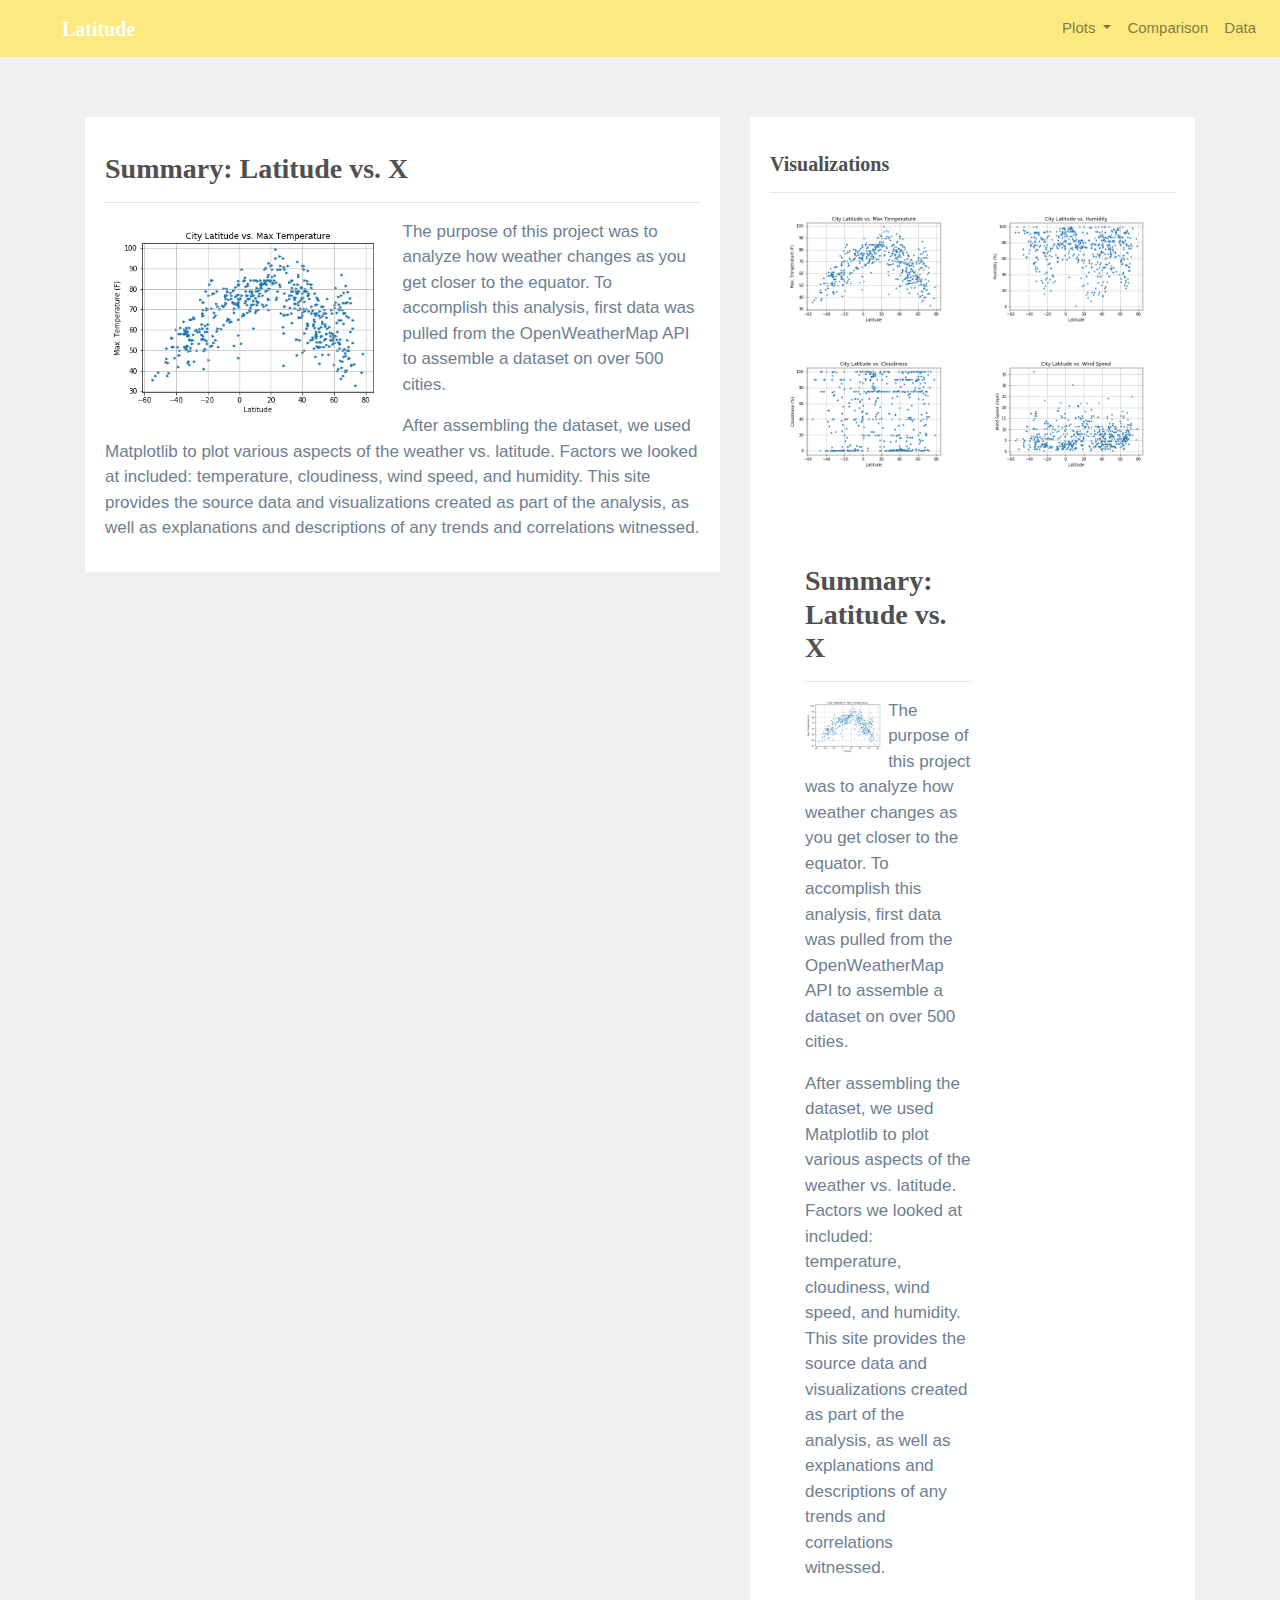
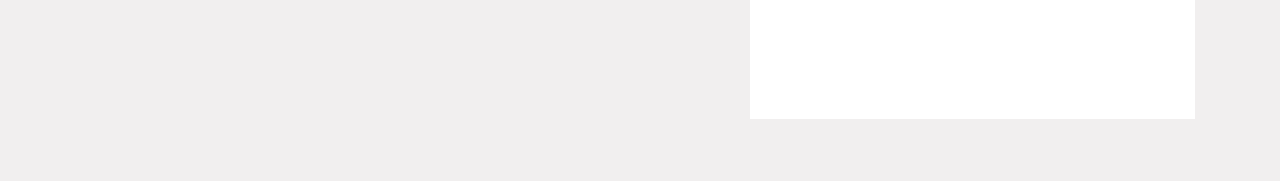
<file: index.html>
<!DOCTYPE html>
<html>

<head>
  <meta charset="utf-8" />
  <meta http-equiv="X-UA-Compatible" content="IE=edge">
  <title>Bootstrap Visualization Dashboard</title>
  <meta name="viewport" content="width=device-width, initial-scale=1">

  <!-- Bootstrap CSS -->
  <link rel="stylesheet" href="https://maxcdn.bootstrapcdn.com/bootstrap/4.0.0/css/bootstrap.min.css" integrity="sha384-Gn5384xqQ1aoWXA+058RXPxPg6fy4IWvTNh0E263XmFcJlSAwiGgFAW/dAiS6JXm"
    crossorigin="anonymous">

  <!--CSS Link-->
  <link rel="stylesheet" type="text/css" href="style.css">

</head>

<body>
  <!-- Navigation Section -->
  <div class="navigation">
    <nav class="navbar navbar-expand-lg navbar-light" style="background-color: rgb(252, 233, 128)">
      <a class="navbar-brand" style="background-color: rgb(252, 233, 128);" href="index.html">Latitude</a>
      <button class="navbar-toggler  border border-white" type="button" data-toggle="collapse" data-target="#navbarNavDropdown"
        aria-controls="navbarNavDropdown" aria-expanded="false" aria-label="Toggle navigation">
        <span class="navbar-toggler-icon"></span>
      </button>
      <div class="collapse navbar-collapse" id="navbarNavDropdown">
        <ul class="navbar-nav ml-auto">
          <li class="nav-item dropdown">
            <a class="nav-link dropdown-toggle" href="#" id="navbarDropdownMenuLink" data-toggle="dropdown"
              aria-haspopup="true" aria-expanded="false">
              Plots
            </a>
            <div class="dropdown-menu" aria-labelledby="navbarDropdownMenuLink">
              <a class="dropdown-item" href="maxtemp.html">Max Temperature</a>
              <a class="dropdown-item" href="humidity.html">Humidity</a>
              <a class="dropdown-item" href="cloudiness.html">Cloudiness</a>
              <a class="dropdown-item" href="wind.html">Wind Speed</a>
            </div>
          </li>
          <li class="nav-item">
            <a class="nav-link" href="comparison.html">Comparison</a>
          </li>
          <li class="nav-item">
            <a class="nav-link" href="data.html">Data</a>
          </li>

        </ul>
      </div>
    </nav>
  </div>
  <!-- Content Section -->
  <div class="container">
    <div class="row">
      <div class="col-lg-7 col-md-12">
        <!-- Left box  -->
        <div class="box">
          <h3 class="title">Summary: Latitude vs. X</h3>
          <hr>
          <img src="Max_Temp_vs_Latitude.png" class="vizualization rounded float-left" alt="Max Temperature Graph">
          <p>The purpose of this project was to analyze how weather changes as you get closer to the equator. To
            accomplish this analysis, first data was pulled from the OpenWeatherMap API to assemble a dataset on over
            500 cities.</p>
          <p>After assembling the dataset, we used Matplotlib to plot various aspects of the weather vs. latitude.
            Factors we looked at included: temperature, cloudiness, wind speed, and humidity. This site provides the
            source data and visualizations created as part of the analysis, as well as explanations and descriptions of
            any trends and correlations witnessed.</p>
        </div>
      </div>
      <div class="col-lg-5 col-md-12">
        <!-- Right Box -->
        <div class="box">
          <h5 class="title">Visualizations</h5>
          <hr>


          <div class="container">
            <div class="row" style="padding-bottom: 30px;">
              <div class="col-6">
                <a href="maxtemp.html">
                  <img class="panel" src="Max_Temp_vs_Latitude.png" alt="Max Temperature Image">
                </a>
              </div>
              <div class="col-6">
                <a href="humidity.html">
                  <img class="panel" src="Humidity_vs_Latitude.png" alt="Humidity Graph">
                </a>
              </div>
            </div>

            <div class="row" style="padding-bottom: 30px;">
              <div class="col-6">
                <a href="cloudiness.html">
                  <img class="panel" src="Cloudiness_vs_Latitude.png" alt="Cloudiness Graph">
                </a>
              </div>
              <div class="col-6">
                <a href="wind.html">
                  <img class="panel" src="Wind_Speed_vs_Latitude.png" alt="Wind Speed Graph">
                </a>
              </div>

              <div class="container">
                <div class="row">
                  <div class="col-lg-7 col-md-12">
                    <!-- Left box  -->
                    <div class="box">
                      <h3 class="title">Summary: Latitude vs. X</h3>
                      <hr>
                      <img src="Max_Temp_vs_Latitude.png" class="vizualization rounded float-left" alt="Max Temperature Graph">
                      <p>The purpose of this project was to analyze how weather changes as you get closer to the equator. To
                        accomplish this analysis, first data was pulled from the OpenWeatherMap API to assemble a dataset on over
                        500 cities.</p>
                      <p>After assembling the dataset, we used Matplotlib to plot various aspects of the weather vs. latitude.
                        Factors we looked at included: temperature, cloudiness, wind speed, and humidity. This site provides the
                        source data and visualizations created as part of the analysis, as well as explanations and descriptions of
                        any trends and correlations witnessed.</p>
                    </div>
                  </div>
                  <div class="col-lg-5 col-md-12">


            </div>
          </div>


        </div>
      </div>
    </div>
  </div>
 

  <!-- Bootstrap JS -->
  <script src="https://code.jquery.com/jquery-3.2.1.slim.min.js" integrity="sha384-KJ3o2DKtIkvYIK3UENzmM7KCkRr/rE9/Qpg6aAZGJwFDMVNA/GpGFF93hXpG5KkN"
    crossorigin="anonymous"></script>
  <script src="https://cdnjs.cloudflare.com/ajax/libs/popper.js/1.12.9/umd/popper.min.js" integrity="sha384-ApNbgh9B+Y1QKtv3Rn7W3mgPxhU9K/ScQsAP7hUibX39j7fakFPskvXusvfa0b4Q"
    crossorigin="anonymous"></script>
  <script src="https://maxcdn.bootstrapcdn.com/bootstrap/4.0.0/js/bootstrap.min.js" integrity="sha384-JZR6Spejh4U02d8jOt6vLEHfe/JQGiRRSQQxSfFWpi1MquVdAyjUar5+76PVCmYl"
    crossorigin="anonymous"></script>

</body>

</html>
</file>
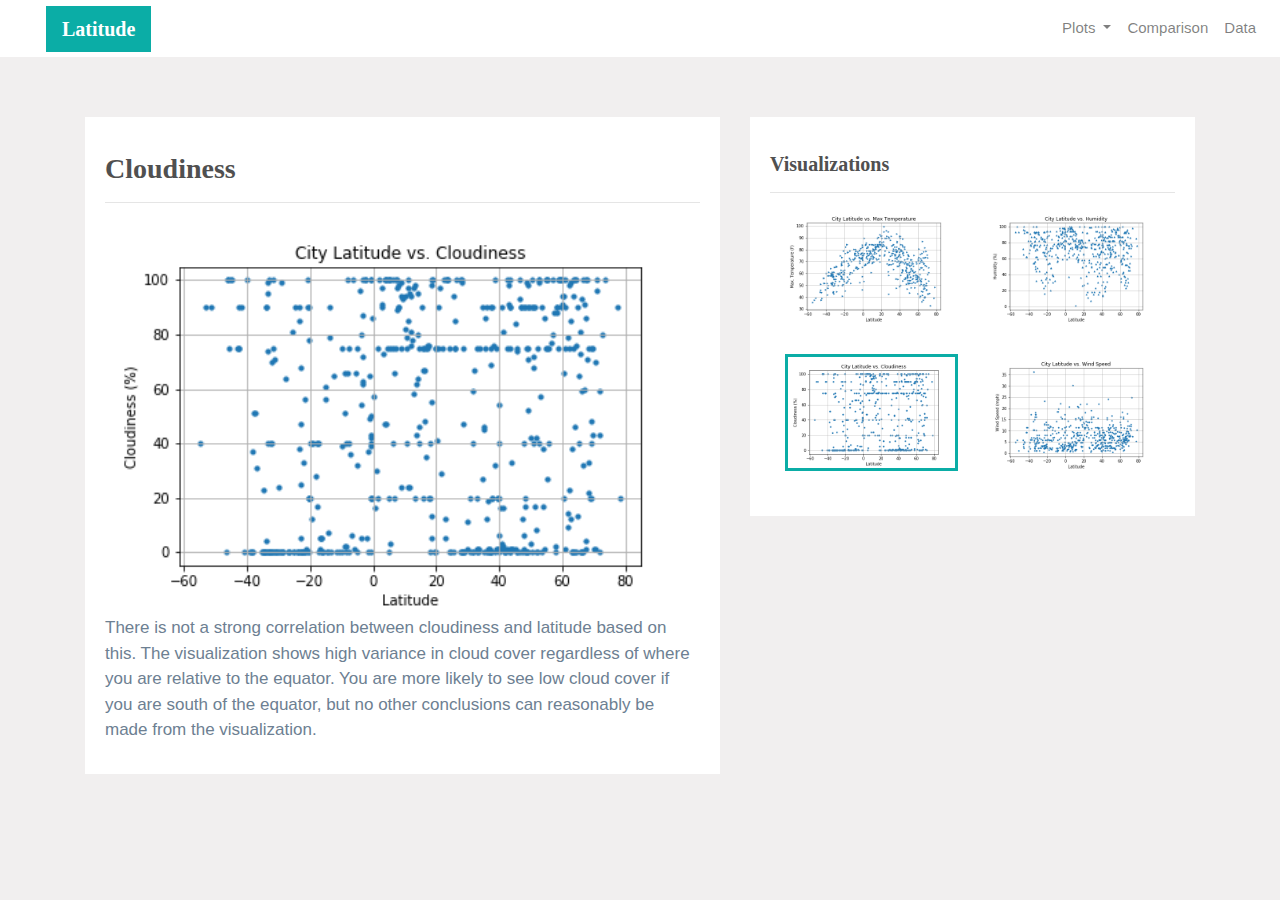
<file: cloud.html>
<!DOCTYPE html>
<html>

<head>
  <meta charset="utf-8" />
  <meta http-equiv="X-UA-Compatible" content="IE=edge">
  <title>Bootstrap Visualization Dashboard</title>
  <meta name="viewport" content="width=device-width, initial-scale=1">

  <!-- Bootstrap CSS -->
  <link rel="stylesheet" href="https://maxcdn.bootstrapcdn.com/bootstrap/4.0.0/css/bootstrap.min.css" integrity="sha384-Gn5384xqQ1aoWXA+058RXPxPg6fy4IWvTNh0E263XmFcJlSAwiGgFAW/dAiS6JXm"
    crossorigin="anonymous">

  <!--CSS Link-->
  <link rel="stylesheet" type="text/css" href="style.css">

</head>

<body>
  <!-- Navigation Section -->
  <div class="navigation">
    <nav class="navbar navbar-expand-lg navbar-light">
      <a class="navbar-brand" style="background-color: #0BADA6;" href="index.html">Latitude</a>
      <button class="navbar-toggler border border-white" type="button" data-toggle="collapse" data-target="#navbarNavDropdown"
        aria-controls="navbarNavDropdown" aria-expanded="false" aria-label="Toggle navigation">
        <span class="navbar-toggler-icon"></span>
      </button>
      <div class="collapse navbar-collapse" id="navbarNavDropdown">
        <ul class="navbar-nav ml-auto">
          <li class="nav-item dropdown">
            <a class="nav-link dropdown-toggle" href="#" id="navbarDropdownMenuLink" data-toggle="dropdown"
              aria-haspopup="true" aria-expanded="false">
              Plots
            </a>
            <div class="dropdown-menu" aria-labelledby="navbarDropdownMenuLink">
              <a class="dropdown-item" href="maxtemp.html">Max Temperature</a>
              <a class="dropdown-item" href="humidity.html">Humidity</a>
              <a class="dropdown-item active" href="cloudiness.html">Cloudiness</a>
              <a class="dropdown-item" href="wind.html">Wind Speed</a>
            </div>
          </li>
          <li class="nav-item">
            <a class="nav-link" href="comparison.html">Comparison</a>
          </li>
          <li class="nav-item">
            <a class="nav-link" href="data.html">Data</a>
          </li>

        </ul>
      </div>
    </nav>
  </div>
  <!-- Content Section -->
  <div class="container">
    <div class="row">
      <div class="col-lg-7 col-md-12">
        <!-- Left box  -->
        <div class="box">
          <h3 class="title">Cloudiness</h3>
          <hr>
          <img src="Cloudiness_vs_Latitude.png" alt="Cloudines Graph">
          <p>There is not a strong correlation between cloudiness and latitude based on this. The visualization shows high variance in cloud cover 
            regardless of where you are relative to the equator. You are more likely to see low cloud cover if you are south of the equator, but no other
          conclusions can reasonably be made from the visualization.</p>
        </div>
      </div>
      <div class="col-lg-5 col-md-12">
        <!-- Right Box -->
        <div class="box">
          <h5 class="title">Visualizations</h5>
          <hr>


          <div class="container">
            <div class="row" style="padding-bottom: 30px;">
              <div class="col-6">
                <a href="maxtemp.html">
                  <img class="panel" src="Max_Temp_vs_Latitude.png" alt="Max Temperature Image">
                </a>
              </div>
              <div class="col-6">
                <a href="humidity.html">
                  <img class="panel" src="Humidity_vs_Latitude.png" alt="Humidity Graph">
                </a>
              </div>
            </div>

            <div class="row" style="padding-bottom: 30px;">
              <div class="col-6">
                <a href="cloud.html">
                  <img class="panel active" src="Cloudiness_vs_Latitude.png" alt="Cloudiness Graph">
                </a>
              </div>
              <div class="col-6">
                <a href="wind.html">
                  <img class="panel" src="Wind_Speed_vs_Latitude.png" alt="Wind Speed Graph">
                </a>
              </div>


            </div>
          </div>


        </div>
      </div>
    </div>
  </div>
 
  <!-- Bootstrap JS -->
  <script src="https://code.jquery.com/jquery-3.2.1.slim.min.js" integrity="sha384-KJ3o2DKtIkvYIK3UENzmM7KCkRr/rE9/Qpg6aAZGJwFDMVNA/GpGFF93hXpG5KkN"
    crossorigin="anonymous"></script>
  <script src="https://cdnjs.cloudflare.com/ajax/libs/popper.js/1.12.9/umd/popper.min.js" integrity="sha384-ApNbgh9B+Y1QKtv3Rn7W3mgPxhU9K/ScQsAP7hUibX39j7fakFPskvXusvfa0b4Q"
    crossorigin="anonymous"></script>
  <script src="https://maxcdn.bootstrapcdn.com/bootstrap/4.0.0/js/bootstrap.min.js" integrity="sha384-JZR6Spejh4U02d8jOt6vLEHfe/JQGiRRSQQxSfFWpi1MquVdAyjUar5+76PVCmYl"
    crossorigin="anonymous"></script>

</body>

</html>
</file>
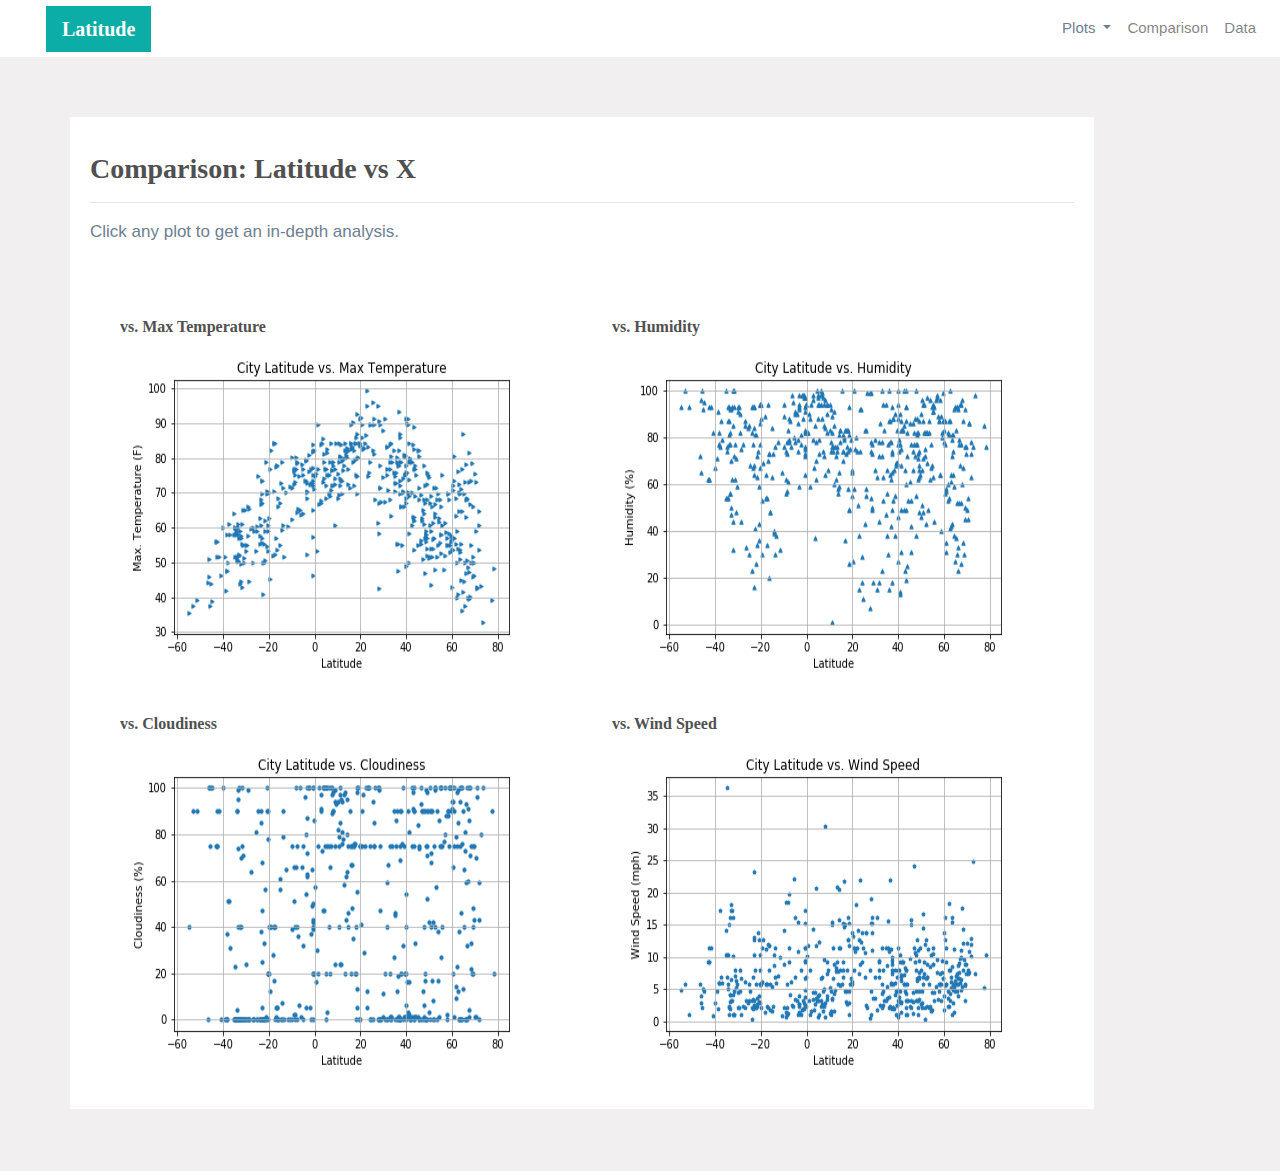
<file: comparison.html>
<!DOCTYPE html>
<html>

<head>
  <meta charset="utf-8" />
  <meta http-equiv="X-UA-Compatible" content="IE=edge">
  <title>Bootstrap Visualization Dashboard</title>
  <meta name="viewport" content="width=device-width, initial-scale=1">

  <!-- Bootstrap CSS -->
  <link rel="stylesheet" href="https://maxcdn.bootstrapcdn.com/bootstrap/4.0.0/css/bootstrap.min.css" integrity="sha384-Gn5384xqQ1aoWXA+058RXPxPg6fy4IWvTNh0E263XmFcJlSAwiGgFAW/dAiS6JXm"
    crossorigin="anonymous">

  <!--CSS Link-->
  <link rel="stylesheet" type="text/css" href="style.css">

</head>

<body>
  <!-- Navigation Section -->
  <div class="navigation">
    <nav class="navbar navbar-expand-lg navbar-light">
      <a class="navbar-brand" style="background-color: #0BADA6;" href="index.html">Latitude</a>
      <button class="navbar-toggler  border border-white" type="button" data-toggle="collapse" data-target="#navbarNavDropdown"
        aria-controls="navbarNavDropdown" aria-expanded="false" aria-label="Toggle navigation">
        <span class="navbar-toggler-icon"></span>
      </button>
      <div class="collapse navbar-collapse" id="navbarNavDropdown">
        <ul class="navbar-nav ml-auto">
          <li class="nav-item dropdown">
            <a class="nav-link dropdown-toggle" href="#" id="navbarDropdownMenuLink" data-toggle="dropdown"
              aria-haspopup="true" aria-expanded="false" style="color: #6D8092">
              Plots
            </a>
            <div class="dropdown-menu" aria-labelledby="navbarDropdownMenuLink">
              <a class="dropdown-item" href="maxtemp.html">Max Temperature</a>
              <a class="dropdown-item" href="humidity.html">Humidity</a>
              <a class="dropdown-item" href="cloudiness.html">Cloudiness</a>
              <a class="dropdown-item" href="wind.html">Wind Speed</a>
            </div>
          </li>
          <li class="nav-item">
            <a class="nav-link" href="comparison.html">Comparison</a>
          </li>
          <li class="nav-item">
            <a class="nav-link" href="data.html">Data</a>
          </li>

        </ul>
      </div>
    </nav>
  </div>
  <!-- Content Section -->
  <div class="container">
    <div class="row">
      <div>
        <!-- Left box  -->
        <div class="box">
          <h3 class="title">Comparison: Latitude vs X</h3>
          <hr>
          <p>Click any plot to get an in-depth analysis.</p>
          <div class="container" style="padding-bottom: 40px;">
            <div class="row">
              <div class="col-lg-6" style="padding: 30px;">
                <div class="title">vs. Max Temperature</div>
                <a href="maxtemp.html">
                  <img class="panel" src="Max_Temp_vs_Latitude.png" alt="Max Temperature Image">
                </a>
              </div>
              <div class="col-lg-6" style="padding: 30px;">
                <div class="title">vs. Humidity</div>
                <a href="humidity.html">
                  <img class="panel" src="Humidity_vs_Latitude.png" alt="Humidity Graph">
                </a>
              </div>
            </div>

            <div class="row">
              <div class="col-lg-6" style="padding: 30px;">
                <div class="title">vs. Cloudiness</div>
                <a href="cloud.html">
                  <img class="panel" src="Cloudiness_vs_Latitude.png" alt="Cloudiness Graph">
                </a>

              </div>
              <div class="col-lg-6" style="padding: 30px;">
                <div class="title">vs. Wind Speed</div>
                <a href="wind.html">
                  <img class="panel" src="Wind_Speed_vs_Latitude.png" alt="Wind Speed Graph">
                </a>
              </div>
            </div>
          </div>
        </div>
      </div>
    </div>
  </div>

  <!-- Bootstrap JS -->
  <script src="https://code.jquery.com/jquery-3.2.1.slim.min.js" integrity="sha384-KJ3o2DKtIkvYIK3UENzmM7KCkRr/rE9/Qpg6aAZGJwFDMVNA/GpGFF93hXpG5KkN"
    crossorigin="anonymous"></script>
  <script src="https://cdnjs.cloudflare.com/ajax/libs/popper.js/1.12.9/umd/popper.min.js" integrity="sha384-ApNbgh9B+Y1QKtv3Rn7W3mgPxhU9K/ScQsAP7hUibX39j7fakFPskvXusvfa0b4Q"
    crossorigin="anonymous"></script>
  <script src="https://maxcdn.bootstrapcdn.com/bootstrap/4.0.0/js/bootstrap.min.js" integrity="sha384-JZR6Spejh4U02d8jOt6vLEHfe/JQGiRRSQQxSfFWpi1MquVdAyjUar5+76PVCmYl"
    crossorigin="anonymous"></script>

</body>

</html>
</file>
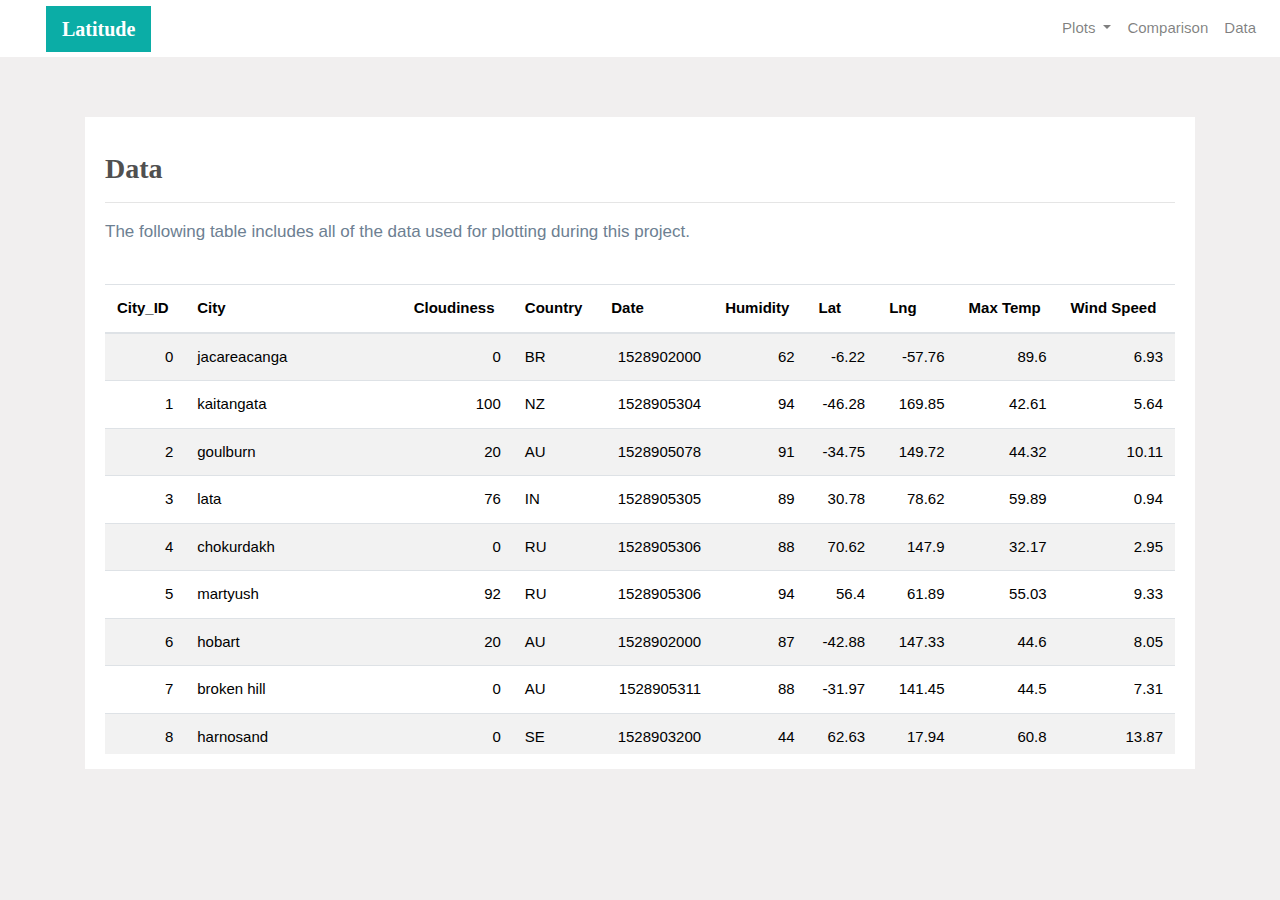
<file: data.html>
<!DOCTYPE html>
<html>

<head>
  <meta charset="utf-8" />
  <meta http-equiv="X-UA-Compatible" content="IE=edge">
  <title>Bootstrap Visualization Dashboard</title>
  <meta name="viewport" content="width=device-width, initial-scale=1">

  <!-- Bootstrap CSS -->
  <link rel="stylesheet" href="https://maxcdn.bootstrapcdn.com/bootstrap/4.0.0/css/bootstrap.min.css" integrity="sha384-Gn5384xqQ1aoWXA+058RXPxPg6fy4IWvTNh0E263XmFcJlSAwiGgFAW/dAiS6JXm"
    crossorigin="anonymous">

  <!--CSS Link-->
  <link rel="stylesheet" type="text/css" href="style.css">

</head>

<body>
  <!-- Navigation Section -->
  <div class="navigation">
    <nav class="navbar navbar-expand-lg navbar-light">
      <a class="navbar-brand" style="background-color: #0BADA6;" href="index.html">Latitude</a>
      <button class="navbar-toggler border border-white" type="button" data-toggle="collapse" data-target="#navbarNavDropdown"
        aria-controls="navbarNavDropdown" aria-expanded="false" aria-label="Toggle navigation">
        <span class="navbar-toggler-icon"></span>
      </button>
      <div class="collapse navbar-collapse" id="navbarNavDropdown">
        <ul class="navbar-nav ml-auto">
          <li class="nav-item dropdown">
            <a class="nav-link dropdown-toggle" href="#" id="navbarDropdownMenuLink" data-toggle="dropdown"
              aria-haspopup="true" aria-expanded="false">
              Plots
            </a>
            <div class="dropdown-menu" aria-labelledby="navbarDropdownMenuLink">
              <a class="dropdown-item" href="maxtemp.html">Max Temperature</a>
              <a class="dropdown-item" href="humidity.html">Humidity</a>
              <a class="dropdown-item" href="cloudiness.html">Cloudiness</a>
              <a class="dropdown-item" href="wind.html">Wind Speed</a>
            </div>
          </li>
          <li class="nav-item">
            <a class="nav-link" href="comparison.html">Comparison</a>
          </li>
          <li class="nav-item">
            <a class="nav-link" href="data.html">Data</a>
          </li>

        </ul>
      </div>
    </nav>
  </div>
  <!-- Content Section -->
  <div class="container">
    <div class="box">
      <h3 class="title">Data</h3>
      <hr>
      <p>The following table includes all of the data used for plotting during this project.</p>
      <br>
      <div class="table-responsive" style="overflow-x:auto; overflow-y:auto; max-height:470px; max-width: auto;">
        <table class="table table-striped">
          <thead>
            <tr>
              <th title="Field #1">City_ID</th>
              <th title="Field #2">City</th>
              <th title="Field #3">Cloudiness</th>
              <th title="Field #4">Country</th>
              <th title="Field #5">Date</th>
              <th title="Field #6">Humidity</th>
              <th title="Field #7">Lat</th>
              <th title="Field #8">Lng</th>
              <th title="Field #9">Max Temp</th>
              <th title="Field #10">Wind Speed</th>
            </tr>
          </thead>
          <tbody>
            <tr>
              <td align="right">0</td>
              <td>jacareacanga</td>
              <td align="right">0</td>
              <td>BR</td>
              <td align="right">1528902000</td>
              <td align="right">62</td>
              <td align="right">-6.22</td>
              <td align="right">-57.76</td>
              <td align="right">89.6</td>
              <td align="right">6.93</td>
            </tr>
            <tr>
              <td align="right">1</td>
              <td>kaitangata</td>
              <td align="right">100</td>
              <td>NZ</td>
              <td align="right">1528905304</td>
              <td align="right">94</td>
              <td align="right">-46.28</td>
              <td align="right">169.85</td>
              <td align="right">42.61</td>
              <td align="right">5.64</td>
            </tr>
            <tr>
              <td align="right">2</td>
              <td>goulburn</td>
              <td align="right">20</td>
              <td>AU</td>
              <td align="right">1528905078</td>
              <td align="right">91</td>
              <td align="right">-34.75</td>
              <td align="right">149.72</td>
              <td align="right">44.32</td>
              <td align="right">10.11</td>
            </tr>
            <tr>
              <td align="right">3</td>
              <td>lata</td>
              <td align="right">76</td>
              <td>IN</td>
              <td align="right">1528905305</td>
              <td align="right">89</td>
              <td align="right">30.78</td>
              <td align="right">78.62</td>
              <td align="right">59.89</td>
              <td align="right">0.94</td>
            </tr>
            <tr>
              <td align="right">4</td>
              <td>chokurdakh</td>
              <td align="right">0</td>
              <td>RU</td>
              <td align="right">1528905306</td>
              <td align="right">88</td>
              <td align="right">70.62</td>
              <td align="right">147.9</td>
              <td align="right">32.17</td>
              <td align="right">2.95</td>
            </tr>
            <tr>
              <td align="right">5</td>
              <td>martyush</td>
              <td align="right">92</td>
              <td>RU</td>
              <td align="right">1528905306</td>
              <td align="right">94</td>
              <td align="right">56.4</td>
              <td align="right">61.89</td>
              <td align="right">55.03</td>
              <td align="right">9.33</td>
            </tr>
            <tr>
              <td align="right">6</td>
              <td>hobart</td>
              <td align="right">20</td>
              <td>AU</td>
              <td align="right">1528902000</td>
              <td align="right">87</td>
              <td align="right">-42.88</td>
              <td align="right">147.33</td>
              <td align="right">44.6</td>
              <td align="right">8.05</td>
            </tr>
            <tr>
              <td align="right">7</td>
              <td>broken hill</td>
              <td align="right">0</td>
              <td>AU</td>
              <td align="right">1528905311</td>
              <td align="right">88</td>
              <td align="right">-31.97</td>
              <td align="right">141.45</td>
              <td align="right">44.5</td>
              <td align="right">7.31</td>
            </tr>
            <tr>
              <td align="right">8</td>
              <td>harnosand</td>
              <td align="right">0</td>
              <td>SE</td>
              <td align="right">1528903200</td>
              <td align="right">44</td>
              <td align="right">62.63</td>
              <td align="right">17.94</td>
              <td align="right">60.8</td>
              <td align="right">13.87</td>
            </tr>
            <tr>
              <td align="right">9</td>
              <td>tuatapere</td>
              <td align="right">0</td>
              <td>NZ</td>
              <td align="right">1528905312</td>
              <td align="right">100</td>
              <td align="right">-46.13</td>
              <td align="right">167.69</td>
              <td align="right">38.92</td>
              <td align="right">3.4</td>
            </tr>
            <tr>
              <td align="right">10</td>
              <td>puerto ayora</td>
              <td align="right">90</td>
              <td>EC</td>
              <td align="right">1528902000</td>
              <td align="right">69</td>
              <td align="right">-0.74</td>
              <td align="right">-90.35</td>
              <td align="right">77.0</td>
              <td align="right">13.87</td>
            </tr>
            <tr>
              <td align="right">11</td>
              <td>havre-saint-pierre</td>
              <td align="right">75</td>
              <td>CA</td>
              <td align="right">1528902000</td>
              <td align="right">58</td>
              <td align="right">50.23</td>
              <td align="right">-63.6</td>
              <td align="right">53.6</td>
              <td align="right">19.46</td>
            </tr>
            <tr>
              <td align="right">12</td>
              <td>punta arenas</td>
              <td align="right">0</td>
              <td>CL</td>
              <td align="right">1528902000</td>
              <td align="right">100</td>
              <td align="right">-53.16</td>
              <td align="right">-70.91</td>
              <td align="right">35.6</td>
              <td align="right">9.17</td>
            </tr>
            <tr>
              <td align="right">13</td>
              <td>tasiilaq</td>
              <td align="right">75</td>
              <td>GL</td>
              <td align="right">1528901400</td>
              <td align="right">60</td>
              <td align="right">65.61</td>
              <td align="right">-37.64</td>
              <td align="right">39.2</td>
              <td align="right">2.24</td>
            </tr>
            <tr>
              <td align="right">14</td>
              <td>chapais</td>
              <td align="right">40</td>
              <td>CA</td>
              <td align="right">1528902000</td>
              <td align="right">38</td>
              <td align="right">49.78</td>
              <td align="right">-74.86</td>
              <td align="right">59.0</td>
              <td align="right">10.29</td>
            </tr>
            <tr>
              <td align="right">15</td>
              <td>avarua</td>
              <td align="right">40</td>
              <td>CK</td>
              <td align="right">1528902000</td>
              <td align="right">56</td>
              <td align="right">-21.21</td>
              <td align="right">-159.78</td>
              <td align="right">73.4</td>
              <td align="right">10.29</td>
            </tr>
            <tr>
              <td align="right">16</td>
              <td>hofn</td>
              <td align="right">75</td>
              <td>IS</td>
              <td align="right">1528902000</td>
              <td align="right">87</td>
              <td align="right">64.25</td>
              <td align="right">-15.21</td>
              <td align="right">51.8</td>
              <td align="right">8.05</td>
            </tr>
            <tr>
              <td align="right">17</td>
              <td>yukamenskoye</td>
              <td align="right">92</td>
              <td>RU</td>
              <td align="right">1528905315</td>
              <td align="right">98</td>
              <td align="right">57.89</td>
              <td align="right">52.24</td>
              <td align="right">56.65</td>
              <td align="right">10.22</td>
            </tr>
            <tr>
              <td align="right">18</td>
              <td>khandbari</td>
              <td align="right">80</td>
              <td>NP</td>
              <td align="right">1528905315</td>
              <td align="right">67</td>
              <td align="right">27.38</td>
              <td align="right">87.21</td>
              <td align="right">44.59</td>
              <td align="right">1.39</td>
            </tr>
            <tr>
              <td align="right">19</td>
              <td>bethel</td>
              <td align="right">1</td>
              <td>US</td>
              <td align="right">1528901580</td>
              <td align="right">93</td>
              <td align="right">60.79</td>
              <td align="right">-161.76</td>
              <td align="right">44.6</td>
              <td align="right">8.05</td>
            </tr>
            <tr>
              <td align="right">20</td>
              <td>ushuaia</td>
              <td align="right">75</td>
              <td>AR</td>
              <td align="right">1528902000</td>
              <td align="right">64</td>
              <td align="right">-54.81</td>
              <td align="right">-68.31</td>
              <td align="right">41.0</td>
              <td align="right">3.36</td>
            </tr>
            <tr>
              <td align="right">21</td>
              <td>east london</td>
              <td align="right">0</td>
              <td>ZA</td>
              <td align="right">1528902000</td>
              <td align="right">37</td>
              <td align="right">-33.02</td>
              <td align="right">27.91</td>
              <td align="right">69.8</td>
              <td align="right">5.82</td>
            </tr>
            <tr>
              <td align="right">22</td>
              <td>bluff</td>
              <td align="right">76</td>
              <td>AU</td>
              <td align="right">1528905321</td>
              <td align="right">76</td>
              <td align="right">-23.58</td>
              <td align="right">149.07</td>
              <td align="right">61.96</td>
              <td align="right">4.74</td>
            </tr>
            <tr>
              <td align="right">23</td>
              <td>mount isa</td>
              <td align="right">75</td>
              <td>AU</td>
              <td align="right">1528902000</td>
              <td align="right">100</td>
              <td align="right">-20.73</td>
              <td align="right">139.49</td>
              <td align="right">64.4</td>
              <td align="right">3.29</td>
            </tr>
            <tr>
              <td align="right">24</td>
              <td>pevek</td>
              <td align="right">0</td>
              <td>RU</td>
              <td align="right">1528905321</td>
              <td align="right">71</td>
              <td align="right">69.7</td>
              <td align="right">170.27</td>
              <td align="right">36.94</td>
              <td align="right">6.98</td>
            </tr>
            <tr>
              <td align="right">25</td>
              <td>gao</td>
              <td align="right">24</td>
              <td>ML</td>
              <td align="right">1528905321</td>
              <td align="right">16</td>
              <td align="right">16.28</td>
              <td align="right">-0.04</td>
              <td align="right">110.02</td>
              <td align="right">4.97</td>
            </tr>
            <tr>
              <td align="right">26</td>
              <td>cabo san lucas</td>
              <td align="right">75</td>
              <td>MX</td>
              <td align="right">1528901160</td>
              <td align="right">74</td>
              <td align="right">22.89</td>
              <td align="right">-109.91</td>
              <td align="right">84.2</td>
              <td align="right">10.29</td>
            </tr>
            <tr>
              <td align="right">27</td>
              <td>sao filipe</td>
              <td align="right">0</td>
              <td>CV</td>
              <td align="right">1528905323</td>
              <td align="right">88</td>
              <td align="right">14.9</td>
              <td align="right">-24.5</td>
              <td align="right">75.73</td>
              <td align="right">13.02</td>
            </tr>
            <tr>
              <td align="right">28</td>
              <td>tiksi</td>
              <td align="right">44</td>
              <td>RU</td>
              <td align="right">1528905298</td>
              <td align="right">58</td>
              <td align="right">71.64</td>
              <td align="right">128.87</td>
              <td align="right">57.73</td>
              <td align="right">10.11</td>
            </tr>
            <tr>
              <td align="right">29</td>
              <td>busselton</td>
              <td align="right">92</td>
              <td>AU</td>
              <td align="right">1528905323</td>
              <td align="right">100</td>
              <td align="right">-33.64</td>
              <td align="right">115.35</td>
              <td align="right">60.43</td>
              <td align="right">10.56</td>
            </tr>
            <tr>
              <td align="right">30</td>
              <td>alofi</td>
              <td align="right">76</td>
              <td>NU</td>
              <td align="right">1528902000</td>
              <td align="right">88</td>
              <td align="right">-19.06</td>
              <td align="right">-169.92</td>
              <td align="right">71.6</td>
              <td align="right">3.36</td>
            </tr>
            <tr>
              <td align="right">31</td>
              <td>ola</td>
              <td align="right">75</td>
              <td>RU</td>
              <td align="right">1528902000</td>
              <td align="right">100</td>
              <td align="right">59.58</td>
              <td align="right">151.3</td>
              <td align="right">42.8</td>
              <td align="right">7.76</td>
            </tr>
            <tr>
              <td align="right">32</td>
              <td>atar</td>
              <td align="right">20</td>
              <td>MR</td>
              <td align="right">1528902000</td>
              <td align="right">19</td>
              <td align="right">20.52</td>
              <td align="right">-13.05</td>
              <td align="right">91.4</td>
              <td align="right">9.17</td>
            </tr>
            <tr>
              <td align="right">33</td>
              <td>rikitea</td>
              <td align="right">0</td>
              <td>PF</td>
              <td align="right">1528905325</td>
              <td align="right">100</td>
              <td align="right">-23.12</td>
              <td align="right">-134.97</td>
              <td align="right">73.57</td>
              <td align="right">8.66</td>
            </tr>
            <tr>
              <td align="right">34</td>
              <td>hermanus</td>
              <td align="right">0</td>
              <td>ZA</td>
              <td align="right">1528905325</td>
              <td align="right">24</td>
              <td align="right">-34.42</td>
              <td align="right">19.24</td>
              <td align="right">77.17</td>
              <td align="right">8.66</td>
            </tr>
            <tr>
              <td align="right">35</td>
              <td>ponta delgada</td>
              <td align="right">75</td>
              <td>PT</td>
              <td align="right">1528903800</td>
              <td align="right">88</td>
              <td align="right">37.73</td>
              <td align="right">-25.67</td>
              <td align="right">71.6</td>
              <td align="right">12.75</td>
            </tr>
            <tr>
              <td align="right">36</td>
              <td>bambari</td>
              <td align="right">24</td>
              <td>CF</td>
              <td align="right">1528905326</td>
              <td align="right">84</td>
              <td align="right">5.77</td>
              <td align="right">20.68</td>
              <td align="right">81.85</td>
              <td align="right">7.65</td>
            </tr>
            <tr>
              <td align="right">37</td>
              <td>cap malheureux</td>
              <td align="right">75</td>
              <td>MU</td>
              <td align="right">1528902000</td>
              <td align="right">69</td>
              <td align="right">-19.98</td>
              <td align="right">57.61</td>
              <td align="right">75.2</td>
              <td align="right">14.99</td>
            </tr>
            <tr>
              <td align="right">38</td>
              <td>puerto escondido</td>
              <td align="right">75</td>
              <td>MX</td>
              <td align="right">1528901100</td>
              <td align="right">65</td>
              <td align="right">15.86</td>
              <td align="right">-97.07</td>
              <td align="right">80.6</td>
              <td align="right">3.36</td>
            </tr>
            <tr>
              <td align="right">39</td>
              <td>qaanaaq</td>
              <td align="right">32</td>
              <td>GL</td>
              <td align="right">1528905330</td>
              <td align="right">100</td>
              <td align="right">77.48</td>
              <td align="right">-69.36</td>
              <td align="right">31.45</td>
              <td align="right">6.31</td>
            </tr>
            <tr>
              <td align="right">40</td>
              <td>new norfolk</td>
              <td align="right">20</td>
              <td>AU</td>
              <td align="right">1528902000</td>
              <td align="right">87</td>
              <td align="right">-42.78</td>
              <td align="right">147.06</td>
              <td align="right">44.6</td>
              <td align="right">8.05</td>
            </tr>
            <tr>
              <td align="right">41</td>
              <td>najran</td>
              <td align="right">40</td>
              <td>SA</td>
              <td align="right">1528902000</td>
              <td align="right">13</td>
              <td align="right">17.54</td>
              <td align="right">44.22</td>
              <td align="right">98.6</td>
              <td align="right">11.41</td>
            </tr>
            <tr>
              <td align="right">42</td>
              <td>isla mujeres</td>
              <td align="right">90</td>
              <td>MX</td>
              <td align="right">1528904340</td>
              <td align="right">100</td>
              <td align="right">21.23</td>
              <td align="right">-86.73</td>
              <td align="right">75.2</td>
              <td align="right">16.11</td>
            </tr>
            <tr>
              <td align="right">43</td>
              <td>mar del plata</td>
              <td align="right">0</td>
              <td>AR</td>
              <td align="right">1528905297</td>
              <td align="right">100</td>
              <td align="right">-46.43</td>
              <td align="right">-67.52</td>
              <td align="right">32.53</td>
              <td align="right">7.31</td>
            </tr>
            <tr>
              <td align="right">44</td>
              <td>provideniya</td>
              <td align="right">0</td>
              <td>RU</td>
              <td align="right">1528905332</td>
              <td align="right">91</td>
              <td align="right">64.42</td>
              <td align="right">-173.23</td>
              <td align="right">40.63</td>
              <td align="right">10.78</td>
            </tr>
            <tr>
              <td align="right">45</td>
              <td>jamestown</td>
              <td align="right">12</td>
              <td>AU</td>
              <td align="right">1528905333</td>
              <td align="right">88</td>
              <td align="right">-33.21</td>
              <td align="right">138.6</td>
              <td align="right">43.15</td>
              <td align="right">10.89</td>
            </tr>
            <tr>
              <td align="right">46</td>
              <td>medicine hat</td>
              <td align="right">20</td>
              <td>CA</td>
              <td align="right">1528902000</td>
              <td align="right">34</td>
              <td align="right">50.04</td>
              <td align="right">-110.68</td>
              <td align="right">66.2</td>
              <td align="right">14.99</td>
            </tr>
            <tr>
              <td align="right">47</td>
              <td>katsuura</td>
              <td align="right">8</td>
              <td>JP</td>
              <td align="right">1528905334</td>
              <td align="right">88</td>
              <td align="right">33.93</td>
              <td align="right">134.5</td>
              <td align="right">62.05</td>
              <td align="right">7.54</td>
            </tr>
            <tr>
              <td align="right">48</td>
              <td>aklavik</td>
              <td align="right">20</td>
              <td>CA</td>
              <td align="right">1528902000</td>
              <td align="right">53</td>
              <td align="right">68.22</td>
              <td align="right">-135.01</td>
              <td align="right">51.8</td>
              <td align="right">11.41</td>
            </tr>
            <tr>
              <td align="right">49</td>
              <td>tuktoyaktuk</td>
              <td align="right">20</td>
              <td>CA</td>
              <td align="right">1528902000</td>
              <td align="right">61</td>
              <td align="right">69.44</td>
              <td align="right">-133.03</td>
              <td align="right">46.4</td>
              <td align="right">6.93</td>
            </tr>
            <tr>
              <td align="right">50</td>
              <td>kapaa</td>
              <td align="right">90</td>
              <td>US</td>
              <td align="right">1528901760</td>
              <td align="right">88</td>
              <td align="right">22.08</td>
              <td align="right">-159.32</td>
              <td align="right">75.2</td>
              <td align="right">14.99</td>
            </tr>
            <tr>
              <td align="right">51</td>
              <td>mildura</td>
              <td align="right">0</td>
              <td>AU</td>
              <td align="right">1528905300</td>
              <td align="right">92</td>
              <td align="right">-34.18</td>
              <td align="right">142.16</td>
              <td align="right">45.67</td>
              <td align="right">9.66</td>
            </tr>
            <tr>
              <td align="right">52</td>
              <td>souillac</td>
              <td align="right">75</td>
              <td>FR</td>
              <td align="right">1528903800</td>
              <td align="right">49</td>
              <td align="right">45.6</td>
              <td align="right">-0.6</td>
              <td align="right">73.4</td>
              <td align="right">10.29</td>
            </tr>
            <tr>
              <td align="right">53</td>
              <td>lorengau</td>
              <td align="right">100</td>
              <td>PG</td>
              <td align="right">1528905336</td>
              <td align="right">100</td>
              <td align="right">-2.02</td>
              <td align="right">147.27</td>
              <td align="right">80.59</td>
              <td align="right">3.85</td>
            </tr>
            <tr>
              <td align="right">54</td>
              <td>praia</td>
              <td align="right">20</td>
              <td>BR</td>
              <td align="right">1528902000</td>
              <td align="right">47</td>
              <td align="right">-20.25</td>
              <td align="right">-43.81</td>
              <td align="right">82.4</td>
              <td align="right">3.36</td>
            </tr>
            <tr>
              <td align="right">55</td>
              <td>port alfred</td>
              <td align="right">0</td>
              <td>ZA</td>
              <td align="right">1528905338</td>
              <td align="right">50</td>
              <td align="right">-33.59</td>
              <td align="right">26.89</td>
              <td align="right">76.54</td>
              <td align="right">7.2</td>
            </tr>
            <tr>
              <td align="right">56</td>
              <td>barranca</td>
              <td align="right">0</td>
              <td>PE</td>
              <td align="right">1528905339</td>
              <td align="right">98</td>
              <td align="right">-10.75</td>
              <td align="right">-77.76</td>
              <td align="right">61.87</td>
              <td align="right">9.89</td>
            </tr>
            <tr>
              <td align="right">57</td>
              <td>nome</td>
              <td align="right">40</td>
              <td>US</td>
              <td align="right">1528902900</td>
              <td align="right">70</td>
              <td align="right">30.04</td>
              <td align="right">-94.42</td>
              <td align="right">87.8</td>
              <td align="right">3.36</td>
            </tr>
            <tr>
              <td align="right">58</td>
              <td>matay</td>
              <td align="right">0</td>
              <td>EG</td>
              <td align="right">1528905339</td>
              <td align="right">23</td>
              <td align="right">28.42</td>
              <td align="right">30.79</td>
              <td align="right">97.69</td>
              <td align="right">6.98</td>
            </tr>
            <tr>
              <td align="right">59</td>
              <td>saskylakh</td>
              <td align="right">48</td>
              <td>RU</td>
              <td align="right">1528905339</td>
              <td align="right">55</td>
              <td align="right">71.97</td>
              <td align="right">114.09</td>
              <td align="right">59.53</td>
              <td align="right">5.86</td>
            </tr>
            <tr>
              <td align="right">60</td>
              <td>itarema</td>
              <td align="right">0</td>
              <td>BR</td>
              <td align="right">1528905340</td>
              <td align="right">61</td>
              <td align="right">-2.92</td>
              <td align="right">-39.92</td>
              <td align="right">88.33</td>
              <td align="right">12.57</td>
            </tr>
            <tr>
              <td align="right">61</td>
              <td>butaritari</td>
              <td align="right">56</td>
              <td>KI</td>
              <td align="right">1528905340</td>
              <td align="right">100</td>
              <td align="right">3.07</td>
              <td align="right">172.79</td>
              <td align="right">81.13</td>
              <td align="right">7.31</td>
            </tr>
            <tr>
              <td align="right">62</td>
              <td>peniche</td>
              <td align="right">20</td>
              <td>PT</td>
              <td align="right">1528903800</td>
              <td align="right">64</td>
              <td align="right">39.36</td>
              <td align="right">-9.38</td>
              <td align="right">75.2</td>
              <td align="right">12.75</td>
            </tr>
            <tr>
              <td align="right">63</td>
              <td>beloha</td>
              <td align="right">0</td>
              <td>MG</td>
              <td align="right">1528905340</td>
              <td align="right">57</td>
              <td align="right">-25.17</td>
              <td align="right">45.06</td>
              <td align="right">71.95</td>
              <td align="right">16.37</td>
            </tr>
            <tr>
              <td align="right">64</td>
              <td>anadyr</td>
              <td align="right">0</td>
              <td>RU</td>
              <td align="right">1528902000</td>
              <td align="right">57</td>
              <td align="right">64.73</td>
              <td align="right">177.51</td>
              <td align="right">48.2</td>
              <td align="right">4.47</td>
            </tr>
            <tr>
              <td align="right">65</td>
              <td>luderitz</td>
              <td align="right">12</td>
              <td>NA</td>
              <td align="right">1528905342</td>
              <td align="right">64</td>
              <td align="right">-26.65</td>
              <td align="right">15.16</td>
              <td align="right">64.03</td>
              <td align="right">17.38</td>
            </tr>
            <tr>
              <td align="right">66</td>
              <td>rochester</td>
              <td align="right">1</td>
              <td>US</td>
              <td align="right">1528902960</td>
              <td align="right">37</td>
              <td align="right">44.02</td>
              <td align="right">-92.46</td>
              <td align="right">73.4</td>
              <td align="right">6.93</td>
            </tr>
            <tr>
              <td align="right">67</td>
              <td>bosaso</td>
              <td align="right">0</td>
              <td>SO</td>
              <td align="right">1528905347</td>
              <td align="right">86</td>
              <td align="right">11.28</td>
              <td align="right">49.18</td>
              <td align="right">89.77</td>
              <td align="right">3.96</td>
            </tr>
            <tr>
              <td align="right">68</td>
              <td>faanui</td>
              <td align="right">0</td>
              <td>PF</td>
              <td align="right">1528905347</td>
              <td align="right">100</td>
              <td align="right">-16.48</td>
              <td align="right">-151.75</td>
              <td align="right">79.96</td>
              <td align="right">11.79</td>
            </tr>
            <tr>
              <td align="right">69</td>
              <td>grindavik</td>
              <td align="right">75</td>
              <td>IS</td>
              <td align="right">1528902000</td>
              <td align="right">70</td>
              <td align="right">63.84</td>
              <td align="right">-22.43</td>
              <td align="right">48.2</td>
              <td align="right">5.82</td>
            </tr>
            <tr>
              <td align="right">70</td>
              <td>margate</td>
              <td align="right">20</td>
              <td>AU</td>
              <td align="right">1528902000</td>
              <td align="right">87</td>
              <td align="right">-43.03</td>
              <td align="right">147.26</td>
              <td align="right">44.6</td>
              <td align="right">8.05</td>
            </tr>
            <tr>
              <td align="right">71</td>
              <td>marsh harbour</td>
              <td align="right">88</td>
              <td>BS</td>
              <td align="right">1528905349</td>
              <td align="right">95</td>
              <td align="right">26.54</td>
              <td align="right">-77.06</td>
              <td align="right">82.39</td>
              <td align="right">10.0</td>
            </tr>
            <tr>
              <td align="right">72</td>
              <td>comodoro rivadavia</td>
              <td align="right">40</td>
              <td>AR</td>
              <td align="right">1528902000</td>
              <td align="right">60</td>
              <td align="right">-45.87</td>
              <td align="right">-67.48</td>
              <td align="right">42.8</td>
              <td align="right">9.17</td>
            </tr>
            <tr>
              <td align="right">73</td>
              <td>upernavik</td>
              <td align="right">92</td>
              <td>GL</td>
              <td align="right">1528905350</td>
              <td align="right">100</td>
              <td align="right">72.79</td>
              <td align="right">-56.15</td>
              <td align="right">29.29</td>
              <td align="right">3.74</td>
            </tr>
            <tr>
              <td align="right">74</td>
              <td>uige</td>
              <td align="right">0</td>
              <td>AO</td>
              <td align="right">1528905350</td>
              <td align="right">29</td>
              <td align="right">-7.61</td>
              <td align="right">15.06</td>
              <td align="right">86.8</td>
              <td align="right">3.18</td>
            </tr>
            <tr>
              <td align="right">75</td>
              <td>bredasdorp</td>
              <td align="right">0</td>
              <td>ZA</td>
              <td align="right">1528902000</td>
              <td align="right">23</td>
              <td align="right">-34.53</td>
              <td align="right">20.04</td>
              <td align="right">82.4</td>
              <td align="right">5.82</td>
            </tr>
            <tr>
              <td align="right">76</td>
              <td>bodden town</td>
              <td align="right">40</td>
              <td>KY</td>
              <td align="right">1528902000</td>
              <td align="right">78</td>
              <td align="right">19.28</td>
              <td align="right">-81.25</td>
              <td align="right">80.6</td>
              <td align="right">16.11</td>
            </tr>
            <tr>
              <td align="right">77</td>
              <td>guerrero negro</td>
              <td align="right">44</td>
              <td>MX</td>
              <td align="right">1528905350</td>
              <td align="right">88</td>
              <td align="right">27.97</td>
              <td align="right">-114.04</td>
              <td align="right">63.85</td>
              <td align="right">3.74</td>
            </tr>
            <tr>
              <td align="right">78</td>
              <td>bilma</td>
              <td align="right">0</td>
              <td>NE</td>
              <td align="right">1528905351</td>
              <td align="right">12</td>
              <td align="right">18.69</td>
              <td align="right">12.92</td>
              <td align="right">110.47</td>
              <td align="right">4.63</td>
            </tr>
            <tr>
              <td align="right">79</td>
              <td>carnarvon</td>
              <td align="right">0</td>
              <td>ZA</td>
              <td align="right">1528905351</td>
              <td align="right">30</td>
              <td align="right">-30.97</td>
              <td align="right">22.13</td>
              <td align="right">60.43</td>
              <td align="right">14.25</td>
            </tr>
            <tr>
              <td align="right">80</td>
              <td>ponta do sol</td>
              <td align="right">12</td>
              <td>BR</td>
              <td align="right">1528905352</td>
              <td align="right">72</td>
              <td align="right">-20.63</td>
              <td align="right">-46.0</td>
              <td align="right">78.25</td>
              <td align="right">3.96</td>
            </tr>
            <tr>
              <td align="right">81</td>
              <td>vila franca do campo</td>
              <td align="right">75</td>
              <td>PT</td>
              <td align="right">1528903800</td>
              <td align="right">88</td>
              <td align="right">37.72</td>
              <td align="right">-25.43</td>
              <td align="right">71.6</td>
              <td align="right">12.75</td>
            </tr>
            <tr>
              <td align="right">82</td>
              <td>puerto del rosario</td>
              <td align="right">20</td>
              <td>ES</td>
              <td align="right">1528903800</td>
              <td align="right">60</td>
              <td align="right">28.5</td>
              <td align="right">-13.86</td>
              <td align="right">73.4</td>
              <td align="right">17.22</td>
            </tr>
            <tr>
              <td align="right">83</td>
              <td>sitka</td>
              <td align="right">20</td>
              <td>US</td>
              <td align="right">1528905353</td>
              <td align="right">92</td>
              <td align="right">37.17</td>
              <td align="right">-99.65</td>
              <td align="right">74.02</td>
              <td align="right">5.97</td>
            </tr>
            <tr>
              <td align="right">84</td>
              <td>camacha</td>
              <td align="right">75</td>
              <td>PT</td>
              <td align="right">1528903800</td>
              <td align="right">72</td>
              <td align="right">33.08</td>
              <td align="right">-16.33</td>
              <td align="right">68.0</td>
              <td align="right">16.11</td>
            </tr>
            <tr>
              <td align="right">85</td>
              <td>saint-philippe</td>
              <td align="right">1</td>
              <td>CA</td>
              <td align="right">1528902900</td>
              <td align="right">54</td>
              <td align="right">45.36</td>
              <td align="right">-73.48</td>
              <td align="right">78.8</td>
              <td align="right">11.41</td>
            </tr>
            <tr>
              <td align="right">86</td>
              <td>port blair</td>
              <td align="right">92</td>
              <td>IN</td>
              <td align="right">1528905357</td>
              <td align="right">97</td>
              <td align="right">11.67</td>
              <td align="right">92.75</td>
              <td align="right">84.37</td>
              <td align="right">25.1</td>
            </tr>
            <tr>
              <td align="right">87</td>
              <td>albany</td>
              <td align="right">90</td>
              <td>US</td>
              <td align="right">1528903860</td>
              <td align="right">68</td>
              <td align="right">42.65</td>
              <td align="right">-73.75</td>
              <td align="right">69.8</td>
              <td align="right">3.36</td>
            </tr>
            <tr>
              <td align="right">88</td>
              <td>barrow</td>
              <td align="right">88</td>
              <td>AR</td>
              <td align="right">1528905182</td>
              <td align="right">72</td>
              <td align="right">-38.31</td>
              <td align="right">-60.23</td>
              <td align="right">50.26</td>
              <td align="right">8.21</td>
            </tr>
            <tr>
              <td align="right">89</td>
              <td>qorveh</td>
              <td align="right">92</td>
              <td>IR</td>
              <td align="right">1528905357</td>
              <td align="right">22</td>
              <td align="right">35.17</td>
              <td align="right">47.8</td>
              <td align="right">76.72</td>
              <td align="right">3.18</td>
            </tr>
            <tr>
              <td align="right">90</td>
              <td>san jeronimo</td>
              <td align="right">90</td>
              <td>PE</td>
              <td align="right">1528902000</td>
              <td align="right">81</td>
              <td align="right">-13.65</td>
              <td align="right">-73.37</td>
              <td align="right">46.4</td>
              <td align="right">2.39</td>
            </tr>
            <tr>
              <td align="right">91</td>
              <td>mataura</td>
              <td align="right">24</td>
              <td>NZ</td>
              <td align="right">1528905299</td>
              <td align="right">79</td>
              <td align="right">-46.19</td>
              <td align="right">168.86</td>
              <td align="right">25.69</td>
              <td align="right">3.18</td>
            </tr>
            <tr>
              <td align="right">92</td>
              <td>buala</td>
              <td align="right">64</td>
              <td>SB</td>
              <td align="right">1528905359</td>
              <td align="right">100</td>
              <td align="right">-8.15</td>
              <td align="right">159.59</td>
              <td align="right">78.7</td>
              <td align="right">4.18</td>
            </tr>
            <tr>
              <td align="right">93</td>
              <td>eyl</td>
              <td align="right">20</td>
              <td>SO</td>
              <td align="right">1528905359</td>
              <td align="right">57</td>
              <td align="right">7.98</td>
              <td align="right">49.82</td>
              <td align="right">86.62</td>
              <td align="right">22.41</td>
            </tr>
            <tr>
              <td align="right">94</td>
              <td>abu dhabi</td>
              <td align="right">0</td>
              <td>AE</td>
              <td align="right">1528902000</td>
              <td align="right">29</td>
              <td align="right">24.47</td>
              <td align="right">54.37</td>
              <td align="right">98.6</td>
              <td align="right">16.11</td>
            </tr>
            <tr>
              <td align="right">95</td>
              <td>tahe</td>
              <td align="right">92</td>
              <td>CN</td>
              <td align="right">1528905359</td>
              <td align="right">98</td>
              <td align="right">52.34</td>
              <td align="right">124.71</td>
              <td align="right">51.43</td>
              <td align="right">2.17</td>
            </tr>
            <tr>
              <td align="right">96</td>
              <td>chuy</td>
              <td align="right">80</td>
              <td>UY</td>
              <td align="right">1528905099</td>
              <td align="right">93</td>
              <td align="right">-33.69</td>
              <td align="right">-53.46</td>
              <td align="right">52.87</td>
              <td align="right">28.9</td>
            </tr>
            <tr>
              <td align="right">97</td>
              <td>dzerzhinskoye</td>
              <td align="right">8</td>
              <td>RU</td>
              <td align="right">1528905360</td>
              <td align="right">69</td>
              <td align="right">56.84</td>
              <td align="right">95.22</td>
              <td align="right">65.11</td>
              <td align="right">3.85</td>
            </tr>
            <tr>
              <td align="right">98</td>
              <td>vanavara</td>
              <td align="right">0</td>
              <td>RU</td>
              <td align="right">1528905360</td>
              <td align="right">50</td>
              <td align="right">60.35</td>
              <td align="right">102.28</td>
              <td align="right">64.21</td>
              <td align="right">5.64</td>
            </tr>
            <tr>
              <td align="right">99</td>
              <td>muros</td>
              <td align="right">40</td>
              <td>ES</td>
              <td align="right">1528903800</td>
              <td align="right">72</td>
              <td align="right">42.77</td>
              <td align="right">-9.06</td>
              <td align="right">66.2</td>
              <td align="right">10.29</td>
            </tr>
            <tr>
              <td align="right">100</td>
              <td>auchel</td>
              <td align="right">0</td>
              <td>FR</td>
              <td align="right">1528903800</td>
              <td align="right">49</td>
              <td align="right">50.51</td>
              <td align="right">2.47</td>
              <td align="right">68.0</td>
              <td align="right">3.36</td>
            </tr>
            <tr>
              <td align="right">101</td>
              <td>bubaque</td>
              <td align="right">40</td>
              <td>GW</td>
              <td align="right">1528902000</td>
              <td align="right">55</td>
              <td align="right">11.28</td>
              <td align="right">-15.83</td>
              <td align="right">91.4</td>
              <td align="right">11.41</td>
            </tr>
            <tr>
              <td align="right">102</td>
              <td>khatanga</td>
              <td align="right">8</td>
              <td>RU</td>
              <td align="right">1528905361</td>
              <td align="right">65</td>
              <td align="right">71.98</td>
              <td align="right">102.47</td>
              <td align="right">60.97</td>
              <td align="right">4.63</td>
            </tr>
            <tr>
              <td align="right">103</td>
              <td>los banos</td>
              <td align="right">1</td>
              <td>US</td>
              <td align="right">1528904100</td>
              <td align="right">67</td>
              <td align="right">37.06</td>
              <td align="right">-120.85</td>
              <td align="right">75.2</td>
              <td align="right">4.74</td>
            </tr>
            <tr>
              <td align="right">104</td>
              <td>labuhan</td>
              <td align="right">12</td>
              <td>ID</td>
              <td align="right">1528905361</td>
              <td align="right">95</td>
              <td align="right">-2.54</td>
              <td align="right">115.51</td>
              <td align="right">72.94</td>
              <td align="right">1.83</td>
            </tr>
            <tr>
              <td align="right">105</td>
              <td>saint-paul</td>
              <td align="right">75</td>
              <td>FR</td>
              <td align="right">1528903800</td>
              <td align="right">56</td>
              <td align="right">45.22</td>
              <td align="right">1.9</td>
              <td align="right">68.0</td>
              <td align="right">14.99</td>
            </tr>
            <tr>
              <td align="right">106</td>
              <td>petatlan</td>
              <td align="right">90</td>
              <td>MX</td>
              <td align="right">1528901220</td>
              <td align="right">74</td>
              <td align="right">17.52</td>
              <td align="right">-101.27</td>
              <td align="right">84.2</td>
              <td align="right">1.83</td>
            </tr>
            <tr>
              <td align="right">107</td>
              <td>baykit</td>
              <td align="right">36</td>
              <td>RU</td>
              <td align="right">1528905366</td>
              <td align="right">68</td>
              <td align="right">61.68</td>
              <td align="right">96.39</td>
              <td align="right">63.94</td>
              <td align="right">4.29</td>
            </tr>
            <tr>
              <td align="right">108</td>
              <td>dalby</td>
              <td align="right">75</td>
              <td>AU</td>
              <td align="right">1528902000</td>
              <td align="right">93</td>
              <td align="right">-27.18</td>
              <td align="right">151.26</td>
              <td align="right">53.6</td>
              <td align="right">2.24</td>
            </tr>
            <tr>
              <td align="right">109</td>
              <td>yellowknife</td>
              <td align="right">90</td>
              <td>CA</td>
              <td align="right">1528902540</td>
              <td align="right">93</td>
              <td align="right">62.45</td>
              <td align="right">-114.38</td>
              <td align="right">46.4</td>
              <td align="right">8.05</td>
            </tr>
            <tr>
              <td align="right">110</td>
              <td>hilo</td>
              <td align="right">75</td>
              <td>US</td>
              <td align="right">1528901580</td>
              <td align="right">88</td>
              <td align="right">19.71</td>
              <td align="right">-155.08</td>
              <td align="right">66.2</td>
              <td align="right">5.82</td>
            </tr>
            <tr>
              <td align="right">111</td>
              <td>turukhansk</td>
              <td align="right">36</td>
              <td>RU</td>
              <td align="right">1528905297</td>
              <td align="right">76</td>
              <td align="right">65.8</td>
              <td align="right">87.96</td>
              <td align="right">66.37</td>
              <td align="right">6.42</td>
            </tr>
            <tr>
              <td align="right">112</td>
              <td>dingle</td>
              <td align="right">68</td>
              <td>PH</td>
              <td align="right">1528905368</td>
              <td align="right">82</td>
              <td align="right">11.0</td>
              <td align="right">122.67</td>
              <td align="right">79.96</td>
              <td align="right">8.21</td>
            </tr>
            <tr>
              <td align="right">113</td>
              <td>dillon</td>
              <td align="right">1</td>
              <td>US</td>
              <td align="right">1528901580</td>
              <td align="right">44</td>
              <td align="right">45.22</td>
              <td align="right">-112.64</td>
              <td align="right">57.2</td>
              <td align="right">5.82</td>
            </tr>
            <tr>
              <td align="right">114</td>
              <td>labytnangi</td>
              <td align="right">64</td>
              <td>RU</td>
              <td align="right">1528905370</td>
              <td align="right">75</td>
              <td align="right">66.66</td>
              <td align="right">66.39</td>
              <td align="right">47.11</td>
              <td align="right">17.49</td>
            </tr>
            <tr>
              <td align="right">115</td>
              <td>gigmoto</td>
              <td align="right">36</td>
              <td>PH</td>
              <td align="right">1528905370</td>
              <td align="right">98</td>
              <td align="right">13.78</td>
              <td align="right">124.39</td>
              <td align="right">83.56</td>
              <td align="right">17.6</td>
            </tr>
            <tr>
              <td align="right">116</td>
              <td>nouakchott</td>
              <td align="right">68</td>
              <td>MR</td>
              <td align="right">1528905371</td>
              <td align="right">76</td>
              <td align="right">18.08</td>
              <td align="right">-15.98</td>
              <td align="right">76.72</td>
              <td align="right">1.39</td>
            </tr>
            <tr>
              <td align="right">117</td>
              <td>rumoi</td>
              <td align="right">92</td>
              <td>JP</td>
              <td align="right">1528905371</td>
              <td align="right">100</td>
              <td align="right">43.93</td>
              <td align="right">141.67</td>
              <td align="right">44.41</td>
              <td align="right">8.1</td>
            </tr>
            <tr>
              <td align="right">118</td>
              <td>dikson</td>
              <td align="right">32</td>
              <td>RU</td>
              <td align="right">1528905373</td>
              <td align="right">100</td>
              <td align="right">73.51</td>
              <td align="right">80.55</td>
              <td align="right">31.09</td>
              <td align="right">13.13</td>
            </tr>
            <tr>
              <td align="right">119</td>
              <td>chinsali</td>
              <td align="right">0</td>
              <td>ZM</td>
              <td align="right">1528905377</td>
              <td align="right">36</td>
              <td align="right">-10.55</td>
              <td align="right">32.07</td>
              <td align="right">73.39</td>
              <td align="right">9.22</td>
            </tr>
            <tr>
              <td align="right">120</td>
              <td>georgetown</td>
              <td align="right">75</td>
              <td>GY</td>
              <td align="right">1528902000</td>
              <td align="right">78</td>
              <td align="right">6.8</td>
              <td align="right">-58.16</td>
              <td align="right">82.4</td>
              <td align="right">9.17</td>
            </tr>
            <tr>
              <td align="right">121</td>
              <td>tooele</td>
              <td align="right">1</td>
              <td>US</td>
              <td align="right">1528902900</td>
              <td align="right">35</td>
              <td align="right">40.53</td>
              <td align="right">-112.3</td>
              <td align="right">73.4</td>
              <td align="right">9.17</td>
            </tr>
            <tr>
              <td align="right">122</td>
              <td>nikolskoye</td>
              <td align="right">40</td>
              <td>RU</td>
              <td align="right">1528902000</td>
              <td align="right">41</td>
              <td align="right">59.7</td>
              <td align="right">30.79</td>
              <td align="right">60.8</td>
              <td align="right">4.47</td>
            </tr>
            <tr>
              <td align="right">123</td>
              <td>bodo</td>
              <td align="right">80</td>
              <td>CI</td>
              <td align="right">1528905379</td>
              <td align="right">66</td>
              <td align="right">5.91</td>
              <td align="right">-4.68</td>
              <td align="right">87.7</td>
              <td align="right">8.21</td>
            </tr>
            <tr>
              <td align="right">124</td>
              <td>minador do negrao</td>
              <td align="right">32</td>
              <td>BR</td>
              <td align="right">1528905379</td>
              <td align="right">80</td>
              <td align="right">-9.31</td>
              <td align="right">-36.86</td>
              <td align="right">76.81</td>
              <td align="right">13.24</td>
            </tr>
            <tr>
              <td align="right">125</td>
              <td>sambava</td>
              <td align="right">88</td>
              <td>MG</td>
              <td align="right">1528905379</td>
              <td align="right">100</td>
              <td align="right">-14.27</td>
              <td align="right">50.17</td>
              <td align="right">77.35</td>
              <td align="right">19.73</td>
            </tr>
            <tr>
              <td align="right">126</td>
              <td>yerbogachen</td>
              <td align="right">0</td>
              <td>RU</td>
              <td align="right">1528905380</td>
              <td align="right">44</td>
              <td align="right">61.28</td>
              <td align="right">108.01</td>
              <td align="right">64.93</td>
              <td align="right">7.43</td>
            </tr>
            <tr>
              <td align="right">127</td>
              <td>kahului</td>
              <td align="right">1</td>
              <td>US</td>
              <td align="right">1528901760</td>
              <td align="right">93</td>
              <td align="right">20.89</td>
              <td align="right">-156.47</td>
              <td align="right">66.2</td>
              <td align="right">3.36</td>
            </tr>
            <tr>
              <td align="right">128</td>
              <td>clyde river</td>
              <td align="right">75</td>
              <td>CA</td>
              <td align="right">1528902660</td>
              <td align="right">100</td>
              <td align="right">70.47</td>
              <td align="right">-68.59</td>
              <td align="right">35.6</td>
              <td align="right">21.92</td>
            </tr>
            <tr>
              <td align="right">129</td>
              <td>ancud</td>
              <td align="right">20</td>
              <td>CL</td>
              <td align="right">1528905381</td>
              <td align="right">90</td>
              <td align="right">-41.87</td>
              <td align="right">-73.83</td>
              <td align="right">39.1</td>
              <td align="right">2.73</td>
            </tr>
            <tr>
              <td align="right">130</td>
              <td>beringovskiy</td>
              <td align="right">0</td>
              <td>RU</td>
              <td align="right">1528905381</td>
              <td align="right">88</td>
              <td align="right">63.05</td>
              <td align="right">179.32</td>
              <td align="right">39.37</td>
              <td align="right">3.4</td>
            </tr>
            <tr>
              <td align="right">131</td>
              <td>majene</td>
              <td align="right">32</td>
              <td>ID</td>
              <td align="right">1528905382</td>
              <td align="right">100</td>
              <td align="right">-3.54</td>
              <td align="right">118.97</td>
              <td align="right">81.85</td>
              <td align="right">11.01</td>
            </tr>
            <tr>
              <td align="right">132</td>
              <td>ahar</td>
              <td align="right">36</td>
              <td>IR</td>
              <td align="right">1528905382</td>
              <td align="right">62</td>
              <td align="right">38.48</td>
              <td align="right">47.07</td>
              <td align="right">62.77</td>
              <td align="right">3.74</td>
            </tr>
            <tr>
              <td align="right">133</td>
              <td>ilhabela</td>
              <td align="right">80</td>
              <td>BR</td>
              <td align="right">1528905382</td>
              <td align="right">98</td>
              <td align="right">-23.78</td>
              <td align="right">-45.36</td>
              <td align="right">72.85</td>
              <td align="right">2.28</td>
            </tr>
            <tr>
              <td align="right">134</td>
              <td>listvyagi</td>
              <td align="right">0</td>
              <td>RU</td>
              <td align="right">1528905382</td>
              <td align="right">78</td>
              <td align="right">53.68</td>
              <td align="right">86.95</td>
              <td align="right">65.11</td>
              <td align="right">2.06</td>
            </tr>
            <tr>
              <td align="right">135</td>
              <td>skjervoy</td>
              <td align="right">40</td>
              <td>NO</td>
              <td align="right">1528903200</td>
              <td align="right">65</td>
              <td align="right">70.03</td>
              <td align="right">20.97</td>
              <td align="right">44.6</td>
              <td align="right">10.29</td>
            </tr>
            <tr>
              <td align="right">136</td>
              <td>cape town</td>
              <td align="right">0</td>
              <td>ZA</td>
              <td align="right">1528902000</td>
              <td align="right">35</td>
              <td align="right">-33.93</td>
              <td align="right">18.42</td>
              <td align="right">73.4</td>
              <td align="right">9.17</td>
            </tr>
            <tr>
              <td align="right">137</td>
              <td>iqaluit</td>
              <td align="right">90</td>
              <td>CA</td>
              <td align="right">1528902000</td>
              <td align="right">96</td>
              <td align="right">63.75</td>
              <td align="right">-68.52</td>
              <td align="right">35.6</td>
              <td align="right">20.8</td>
            </tr>
            <tr>
              <td align="right">138</td>
              <td>fort-shevchenko</td>
              <td align="right">0</td>
              <td>KZ</td>
              <td align="right">1528905387</td>
              <td align="right">59</td>
              <td align="right">44.51</td>
              <td align="right">50.26</td>
              <td align="right">74.2</td>
              <td align="right">3.62</td>
            </tr>
            <tr>
              <td align="right">139</td>
              <td>severo-kurilsk</td>
              <td align="right">92</td>
              <td>RU</td>
              <td align="right">1528905387</td>
              <td align="right">100</td>
              <td align="right">50.68</td>
              <td align="right">156.12</td>
              <td align="right">38.02</td>
              <td align="right">16.26</td>
            </tr>
            <tr>
              <td align="right">140</td>
              <td>arraial do cabo</td>
              <td align="right">0</td>
              <td>BR</td>
              <td align="right">1528905600</td>
              <td align="right">65</td>
              <td align="right">-22.97</td>
              <td align="right">-42.02</td>
              <td align="right">80.6</td>
              <td align="right">4.7</td>
            </tr>
            <tr>
              <td align="right">141</td>
              <td>torbay</td>
              <td align="right">90</td>
              <td>CA</td>
              <td align="right">1528903560</td>
              <td align="right">93</td>
              <td align="right">47.66</td>
              <td align="right">-52.73</td>
              <td align="right">50.0</td>
              <td align="right">19.46</td>
            </tr>
            <tr>
              <td align="right">142</td>
              <td>ahipara</td>
              <td align="right">88</td>
              <td>NZ</td>
              <td align="right">1528905388</td>
              <td align="right">91</td>
              <td align="right">-35.17</td>
              <td align="right">173.16</td>
              <td align="right">56.65</td>
              <td align="right">9.66</td>
            </tr>
            <tr>
              <td align="right">143</td>
              <td>bandarbeyla</td>
              <td align="right">0</td>
              <td>SO</td>
              <td align="right">1528905389</td>
              <td align="right">79</td>
              <td align="right">9.49</td>
              <td align="right">50.81</td>
              <td align="right">79.15</td>
              <td align="right">32.93</td>
            </tr>
            <tr>
              <td align="right">144</td>
              <td>vuktyl</td>
              <td align="right">92</td>
              <td>RU</td>
              <td align="right">1528905389</td>
              <td align="right">96</td>
              <td align="right">63.86</td>
              <td align="right">57.31</td>
              <td align="right">52.6</td>
              <td align="right">7.43</td>
            </tr>
            <tr>
              <td align="right">145</td>
              <td>caravelas</td>
              <td align="right">0</td>
              <td>BR</td>
              <td align="right">1528905390</td>
              <td align="right">98</td>
              <td align="right">-17.73</td>
              <td align="right">-39.27</td>
              <td align="right">77.62</td>
              <td align="right">10.45</td>
            </tr>
            <tr>
              <td align="right">146</td>
              <td>waipawa</td>
              <td align="right">92</td>
              <td>NZ</td>
              <td align="right">1528905390</td>
              <td align="right">94</td>
              <td align="right">-39.94</td>
              <td align="right">176.59</td>
              <td align="right">50.89</td>
              <td align="right">9.44</td>
            </tr>
            <tr>
              <td align="right">147</td>
              <td>khomutovo</td>
              <td align="right">0</td>
              <td>RU</td>
              <td align="right">1528905390</td>
              <td align="right">65</td>
              <td align="right">52.85</td>
              <td align="right">37.45</td>
              <td align="right">72.31</td>
              <td align="right">5.97</td>
            </tr>
            <tr>
              <td align="right">148</td>
              <td>acajutla</td>
              <td align="right">40</td>
              <td>SV</td>
              <td align="right">1528901400</td>
              <td align="right">79</td>
              <td align="right">13.59</td>
              <td align="right">-89.83</td>
              <td align="right">84.2</td>
              <td align="right">1.12</td>
            </tr>
            <tr>
              <td align="right">149</td>
              <td>buritis</td>
              <td align="right">0</td>
              <td>BR</td>
              <td align="right">1528905391</td>
              <td align="right">53</td>
              <td align="right">-15.62</td>
              <td align="right">-46.42</td>
              <td align="right">83.74</td>
              <td align="right">6.87</td>
            </tr>
            <tr>
              <td align="right">150</td>
              <td>meulaboh</td>
              <td align="right">48</td>
              <td>ID</td>
              <td align="right">1528905392</td>
              <td align="right">100</td>
              <td align="right">4.14</td>
              <td align="right">96.13</td>
              <td align="right">82.03</td>
              <td align="right">3.4</td>
            </tr>
            <tr>
              <td align="right">151</td>
              <td>vaini</td>
              <td align="right">100</td>
              <td>IN</td>
              <td align="right">1528905392</td>
              <td align="right">98</td>
              <td align="right">15.34</td>
              <td align="right">74.49</td>
              <td align="right">70.42</td>
              <td align="right">4.29</td>
            </tr>
            <tr>
              <td align="right">152</td>
              <td>teya</td>
              <td align="right">75</td>
              <td>MX</td>
              <td align="right">1528901400</td>
              <td align="right">66</td>
              <td align="right">21.05</td>
              <td align="right">-89.07</td>
              <td align="right">86.0</td>
              <td align="right">13.87</td>
            </tr>
            <tr>
              <td align="right">153</td>
              <td>bambous virieux</td>
              <td align="right">75</td>
              <td>MU</td>
              <td align="right">1528902000</td>
              <td align="right">69</td>
              <td align="right">-20.34</td>
              <td align="right">57.76</td>
              <td align="right">75.2</td>
              <td align="right">14.99</td>
            </tr>
            <tr>
              <td align="right">154</td>
              <td>zaragoza</td>
              <td align="right">20</td>
              <td>ES</td>
              <td align="right">1528903800</td>
              <td align="right">49</td>
              <td align="right">41.65</td>
              <td align="right">-0.88</td>
              <td align="right">77.0</td>
              <td align="right">28.86</td>
            </tr>
            <tr>
              <td align="right">155</td>
              <td>thompson</td>
              <td align="right">75</td>
              <td>CA</td>
              <td align="right">1528902600</td>
              <td align="right">76</td>
              <td align="right">55.74</td>
              <td align="right">-97.86</td>
              <td align="right">57.2</td>
              <td align="right">3.36</td>
            </tr>
            <tr>
              <td align="right">156</td>
              <td>kodiak</td>
              <td align="right">1</td>
              <td>US</td>
              <td align="right">1528901580</td>
              <td align="right">50</td>
              <td align="right">39.95</td>
              <td align="right">-94.76</td>
              <td align="right">75.2</td>
              <td align="right">13.87</td>
            </tr>
            <tr>
              <td align="right">157</td>
              <td>nsanje</td>
              <td align="right">92</td>
              <td>MZ</td>
              <td align="right">1528905397</td>
              <td align="right">84</td>
              <td align="right">-16.92</td>
              <td align="right">35.26</td>
              <td align="right">70.33</td>
              <td align="right">4.18</td>
            </tr>
            <tr>
              <td align="right">158</td>
              <td>the pas</td>
              <td align="right">1</td>
              <td>CA</td>
              <td align="right">1528902000</td>
              <td align="right">63</td>
              <td align="right">53.82</td>
              <td align="right">-101.24</td>
              <td align="right">60.8</td>
              <td align="right">10.29</td>
            </tr>
            <tr>
              <td align="right">159</td>
              <td>masalli</td>
              <td align="right">12</td>
              <td>KR</td>
              <td align="right">1528902000</td>
              <td align="right">77</td>
              <td align="right">34.8</td>
              <td align="right">126.66</td>
              <td align="right">68.0</td>
              <td align="right">9.17</td>
            </tr>
            <tr>
              <td align="right">160</td>
              <td>talnakh</td>
              <td align="right">20</td>
              <td>RU</td>
              <td align="right">1528905398</td>
              <td align="right">100</td>
              <td align="right">69.49</td>
              <td align="right">88.39</td>
              <td align="right">42.79</td>
              <td align="right">3.18</td>
            </tr>
            <tr>
              <td align="right">161</td>
              <td>ilulissat</td>
              <td align="right">90</td>
              <td>GL</td>
              <td align="right">1528901400</td>
              <td align="right">97</td>
              <td align="right">69.22</td>
              <td align="right">-51.1</td>
              <td align="right">32.0</td>
              <td align="right">4.7</td>
            </tr>
            <tr>
              <td align="right">162</td>
              <td>vallenar</td>
              <td align="right">0</td>
              <td>CL</td>
              <td align="right">1528905399</td>
              <td align="right">56</td>
              <td align="right">-28.58</td>
              <td align="right">-70.76</td>
              <td align="right">54.4</td>
              <td align="right">1.28</td>
            </tr>
            <tr>
              <td align="right">163</td>
              <td>cap-aux-meules</td>
              <td align="right">40</td>
              <td>CA</td>
              <td align="right">1528902000</td>
              <td align="right">62</td>
              <td align="right">47.38</td>
              <td align="right">-61.86</td>
              <td align="right">51.8</td>
              <td align="right">20.8</td>
            </tr>
            <tr>
              <td align="right">164</td>
              <td>san quintin</td>
              <td align="right">90</td>
              <td>PH</td>
              <td align="right">1528902000</td>
              <td align="right">100</td>
              <td align="right">17.54</td>
              <td align="right">120.52</td>
              <td align="right">77.0</td>
              <td align="right">13.87</td>
            </tr>
            <tr>
              <td align="right">165</td>
              <td>victoria</td>
              <td align="right">75</td>
              <td>BN</td>
              <td align="right">1528902000</td>
              <td align="right">94</td>
              <td align="right">5.28</td>
              <td align="right">115.24</td>
              <td align="right">80.6</td>
              <td align="right">1.12</td>
            </tr>
            <tr>
              <td align="right">166</td>
              <td>okhotsk</td>
              <td align="right">12</td>
              <td>RU</td>
              <td align="right">1528905400</td>
              <td align="right">100</td>
              <td align="right">59.36</td>
              <td align="right">143.24</td>
              <td align="right">38.02</td>
              <td align="right">2.17</td>
            </tr>
            <tr>
              <td align="right">167</td>
              <td>bonavista</td>
              <td align="right">92</td>
              <td>CA</td>
              <td align="right">1528905401</td>
              <td align="right">82</td>
              <td align="right">48.65</td>
              <td align="right">-53.11</td>
              <td align="right">46.57</td>
              <td align="right">22.97</td>
            </tr>
            <tr>
              <td align="right">168</td>
              <td>manokwari</td>
              <td align="right">80</td>
              <td>ID</td>
              <td align="right">1528905401</td>
              <td align="right">100</td>
              <td align="right">-0.87</td>
              <td align="right">134.08</td>
              <td align="right">78.07</td>
              <td align="right">8.1</td>
            </tr>
            <tr>
              <td align="right">169</td>
              <td>lebu</td>
              <td align="right">92</td>
              <td>ET</td>
              <td align="right">1528905404</td>
              <td align="right">100</td>
              <td align="right">8.96</td>
              <td align="right">38.73</td>
              <td align="right">55.3</td>
              <td align="right">0.72</td>
            </tr>
            <tr>
              <td align="right">170</td>
              <td>qostanay</td>
              <td align="right">75</td>
              <td>KZ</td>
              <td align="right">1528902000</td>
              <td align="right">54</td>
              <td align="right">53.17</td>
              <td align="right">63.58</td>
              <td align="right">59.0</td>
              <td align="right">6.71</td>
            </tr>
            <tr>
              <td align="right">171</td>
              <td>victor harbor</td>
              <td align="right">75</td>
              <td>AU</td>
              <td align="right">1528902000</td>
              <td align="right">82</td>
              <td align="right">-35.55</td>
              <td align="right">138.62</td>
              <td align="right">55.4</td>
              <td align="right">17.22</td>
            </tr>
            <tr>
              <td align="right">172</td>
              <td>kamenka</td>
              <td align="right">12</td>
              <td>RU</td>
              <td align="right">1528905405</td>
              <td align="right">98</td>
              <td align="right">53.19</td>
              <td align="right">44.05</td>
              <td align="right">61.6</td>
              <td align="right">9.44</td>
            </tr>
            <tr>
              <td align="right">173</td>
              <td>cherskiy</td>
              <td align="right">8</td>
              <td>RU</td>
              <td align="right">1528905405</td>
              <td align="right">48</td>
              <td align="right">68.75</td>
              <td align="right">161.3</td>
              <td align="right">55.21</td>
              <td align="right">3.18</td>
            </tr>
            <tr>
              <td align="right">174</td>
              <td>kimbe</td>
              <td align="right">92</td>
              <td>PG</td>
              <td align="right">1528905405</td>
              <td align="right">100</td>
              <td align="right">-5.56</td>
              <td align="right">150.15</td>
              <td align="right">78.43</td>
              <td align="right">6.64</td>
            </tr>
            <tr>
              <td align="right">175</td>
              <td>guba</td>
              <td align="right">75</td>
              <td>PH</td>
              <td align="right">1528902000</td>
              <td align="right">74</td>
              <td align="right">10.43</td>
              <td align="right">123.89</td>
              <td align="right">84.2</td>
              <td align="right">8.05</td>
            </tr>
            <tr>
              <td align="right">176</td>
              <td>inuvik</td>
              <td align="right">40</td>
              <td>CA</td>
              <td align="right">1528902000</td>
              <td align="right">53</td>
              <td align="right">68.36</td>
              <td align="right">-133.71</td>
              <td align="right">51.8</td>
              <td align="right">3.36</td>
            </tr>
            <tr>
              <td align="right">177</td>
              <td>jiazi</td>
              <td align="right">20</td>
              <td>CN</td>
              <td align="right">1528902000</td>
              <td align="right">78</td>
              <td align="right">19.61</td>
              <td align="right">110.49</td>
              <td align="right">82.4</td>
              <td align="right">4.47</td>
            </tr>
            <tr>
              <td align="right">178</td>
              <td>namatanai</td>
              <td align="right">76</td>
              <td>PG</td>
              <td align="right">1528905407</td>
              <td align="right">100</td>
              <td align="right">-3.66</td>
              <td align="right">152.44</td>
              <td align="right">78.07</td>
              <td align="right">11.68</td>
            </tr>
            <tr>
              <td align="right">179</td>
              <td>port elizabeth</td>
              <td align="right">90</td>
              <td>US</td>
              <td align="right">1528903500</td>
              <td align="right">83</td>
              <td align="right">39.31</td>
              <td align="right">-74.98</td>
              <td align="right">75.2</td>
              <td align="right">9.17</td>
            </tr>
            <tr>
              <td align="right">180</td>
              <td>chilca</td>
              <td align="right">75</td>
              <td>PE</td>
              <td align="right">1528903800</td>
              <td align="right">47</td>
              <td align="right">-13.22</td>
              <td align="right">-72.34</td>
              <td align="right">55.4</td>
              <td align="right">3.36</td>
            </tr>
            <tr>
              <td align="right">181</td>
              <td>tual</td>
              <td align="right">68</td>
              <td>ID</td>
              <td align="right">1528905408</td>
              <td align="right">100</td>
              <td align="right">-5.67</td>
              <td align="right">132.75</td>
              <td align="right">79.78</td>
              <td align="right">12.12</td>
            </tr>
            <tr>
              <td align="right">182</td>
              <td>puerto colombia</td>
              <td align="right">40</td>
              <td>CO</td>
              <td align="right">1528902000</td>
              <td align="right">74</td>
              <td align="right">10.99</td>
              <td align="right">-74.96</td>
              <td align="right">87.8</td>
              <td align="right">6.93</td>
            </tr>
            <tr>
              <td align="right">183</td>
              <td>muzhi</td>
              <td align="right">0</td>
              <td>RU</td>
              <td align="right">1528905409</td>
              <td align="right">63</td>
              <td align="right">65.4</td>
              <td align="right">64.7</td>
              <td align="right">55.57</td>
              <td align="right">10.67</td>
            </tr>
            <tr>
              <td align="right">184</td>
              <td>tabuk</td>
              <td align="right">92</td>
              <td>PH</td>
              <td align="right">1528905413</td>
              <td align="right">86</td>
              <td align="right">17.41</td>
              <td align="right">121.44</td>
              <td align="right">72.4</td>
              <td align="right">1.83</td>
            </tr>
            <tr>
              <td align="right">185</td>
              <td>palauig</td>
              <td align="right">92</td>
              <td>PH</td>
              <td align="right">1528905413</td>
              <td align="right">100</td>
              <td align="right">15.44</td>
              <td align="right">119.9</td>
              <td align="right">74.11</td>
              <td align="right">10.67</td>
            </tr>
            <tr>
              <td align="right">186</td>
              <td>komsomolskiy</td>
              <td align="right">0</td>
              <td>RU</td>
              <td align="right">1528905413</td>
              <td align="right">84</td>
              <td align="right">67.55</td>
              <td align="right">63.78</td>
              <td align="right">37.39</td>
              <td align="right">9.22</td>
            </tr>
            <tr>
              <td align="right">187</td>
              <td>atuona</td>
              <td align="right">44</td>
              <td>PF</td>
              <td align="right">1528905298</td>
              <td align="right">100</td>
              <td align="right">-9.8</td>
              <td align="right">-139.03</td>
              <td align="right">79.6</td>
              <td align="right">12.91</td>
            </tr>
            <tr>
              <td align="right">188</td>
              <td>sinnamary</td>
              <td align="right">92</td>
              <td>GF</td>
              <td align="right">1528905414</td>
              <td align="right">100</td>
              <td align="right">5.38</td>
              <td align="right">-52.96</td>
              <td align="right">75.19</td>
              <td align="right">3.4</td>
            </tr>
            <tr>
              <td align="right">189</td>
              <td>kavieng</td>
              <td align="right">92</td>
              <td>PG</td>
              <td align="right">1528905414</td>
              <td align="right">100</td>
              <td align="right">-2.57</td>
              <td align="right">150.8</td>
              <td align="right">78.97</td>
              <td align="right">5.41</td>
            </tr>
            <tr>
              <td align="right">190</td>
              <td>moron</td>
              <td align="right">0</td>
              <td>VE</td>
              <td align="right">1528905415</td>
              <td align="right">70</td>
              <td align="right">10.49</td>
              <td align="right">-68.2</td>
              <td align="right">81.67</td>
              <td align="right">3.06</td>
            </tr>
            <tr>
              <td align="right">191</td>
              <td>fortuna</td>
              <td align="right">20</td>
              <td>ES</td>
              <td align="right">1528903800</td>
              <td align="right">64</td>
              <td align="right">38.18</td>
              <td align="right">-1.13</td>
              <td align="right">86.0</td>
              <td align="right">12.75</td>
            </tr>
            <tr>
              <td align="right">192</td>
              <td>pangnirtung</td>
              <td align="right">90</td>
              <td>CA</td>
              <td align="right">1528902000</td>
              <td align="right">93</td>
              <td align="right">66.15</td>
              <td align="right">-65.72</td>
              <td align="right">35.6</td>
              <td align="right">4.7</td>
            </tr>
            <tr>
              <td align="right">193</td>
              <td>paamiut</td>
              <td align="right">68</td>
              <td>GL</td>
              <td align="right">1528905416</td>
              <td align="right">100</td>
              <td align="right">61.99</td>
              <td align="right">-49.67</td>
              <td align="right">35.32</td>
              <td align="right">12.46</td>
            </tr>
            <tr>
              <td align="right">194</td>
              <td>juegang</td>
              <td align="right">36</td>
              <td>CN</td>
              <td align="right">1528905417</td>
              <td align="right">76</td>
              <td align="right">32.31</td>
              <td align="right">121.18</td>
              <td align="right">75.28</td>
              <td align="right">16.6</td>
            </tr>
            <tr>
              <td align="right">195</td>
              <td>kiama</td>
              <td align="right">0</td>
              <td>AU</td>
              <td align="right">1528905418</td>
              <td align="right">86</td>
              <td align="right">-34.67</td>
              <td align="right">150.86</td>
              <td align="right">50.44</td>
              <td align="right">6.87</td>
            </tr>
            <tr>
              <td align="right">196</td>
              <td>yamada</td>
              <td align="right">20</td>
              <td>JP</td>
              <td align="right">1528902000</td>
              <td align="right">72</td>
              <td align="right">36.58</td>
              <td align="right">137.08</td>
              <td align="right">60.8</td>
              <td align="right">14.99</td>
            </tr>
            <tr>
              <td align="right">197</td>
              <td>russell</td>
              <td align="right">0</td>
              <td>AR</td>
              <td align="right">1528902000</td>
              <td align="right">48</td>
              <td align="right">-33.01</td>
              <td align="right">-68.8</td>
              <td align="right">42.8</td>
              <td align="right">3.36</td>
            </tr>
            <tr>
              <td align="right">198</td>
              <td>port hawkesbury</td>
              <td align="right">1</td>
              <td>CA</td>
              <td align="right">1528902000</td>
              <td align="right">63</td>
              <td align="right">45.62</td>
              <td align="right">-61.36</td>
              <td align="right">64.4</td>
              <td align="right">16.11</td>
            </tr>
            <tr>
              <td align="right">199</td>
              <td>naze</td>
              <td align="right">75</td>
              <td>NG</td>
              <td align="right">1528902000</td>
              <td align="right">62</td>
              <td align="right">5.43</td>
              <td align="right">7.07</td>
              <td align="right">89.6</td>
              <td align="right">9.17</td>
            </tr>
            <tr>
              <td align="right">200</td>
              <td>namibe</td>
              <td align="right">0</td>
              <td>AO</td>
              <td align="right">1528905419</td>
              <td align="right">89</td>
              <td align="right">-15.19</td>
              <td align="right">12.15</td>
              <td align="right">74.02</td>
              <td align="right">17.49</td>
            </tr>
            <tr>
              <td align="right">201</td>
              <td>lodja</td>
              <td align="right">0</td>
              <td>CD</td>
              <td align="right">1528905419</td>
              <td align="right">20</td>
              <td align="right">-3.52</td>
              <td align="right">23.6</td>
              <td align="right">94.36</td>
              <td align="right">4.97</td>
            </tr>
            <tr>
              <td align="right">202</td>
              <td>basco</td>
              <td align="right">1</td>
              <td>US</td>
              <td align="right">1528904100</td>
              <td align="right">44</td>
              <td align="right">40.33</td>
              <td align="right">-91.2</td>
              <td align="right">77.0</td>
              <td align="right">13.87</td>
            </tr>
            <tr>
              <td align="right">203</td>
              <td>suleja</td>
              <td align="right">20</td>
              <td>NG</td>
              <td align="right">1528905420</td>
              <td align="right">74</td>
              <td align="right">9.18</td>
              <td align="right">7.18</td>
              <td align="right">87.34</td>
              <td align="right">2.95</td>
            </tr>
            <tr>
              <td align="right">204</td>
              <td>tazovskiy</td>
              <td align="right">12</td>
              <td>RU</td>
              <td align="right">1528905420</td>
              <td align="right">60</td>
              <td align="right">67.47</td>
              <td align="right">78.7</td>
              <td align="right">67.72</td>
              <td align="right">14.81</td>
            </tr>
            <tr>
              <td align="right">205</td>
              <td>waterloo</td>
              <td align="right">75</td>
              <td>CA</td>
              <td align="right">1528902000</td>
              <td align="right">78</td>
              <td align="right">43.47</td>
              <td align="right">-80.52</td>
              <td align="right">75.2</td>
              <td align="right">12.75</td>
            </tr>
            <tr>
              <td align="right">206</td>
              <td>kruisfontein</td>
              <td align="right">0</td>
              <td>ZA</td>
              <td align="right">1528905421</td>
              <td align="right">47</td>
              <td align="right">-34.0</td>
              <td align="right">24.73</td>
              <td align="right">75.82</td>
              <td align="right">8.43</td>
            </tr>
            <tr>
              <td align="right">207</td>
              <td>hithadhoo</td>
              <td align="right">12</td>
              <td>MV</td>
              <td align="right">1528905421</td>
              <td align="right">100</td>
              <td align="right">-0.6</td>
              <td align="right">73.08</td>
              <td align="right">83.65</td>
              <td align="right">6.42</td>
            </tr>
            <tr>
              <td align="right">208</td>
              <td>aqtobe</td>
              <td align="right">0</td>
              <td>KZ</td>
              <td align="right">1528902000</td>
              <td align="right">24</td>
              <td align="right">50.28</td>
              <td align="right">57.21</td>
              <td align="right">71.6</td>
              <td align="right">6.71</td>
            </tr>
            <tr>
              <td align="right">209</td>
              <td>trinidad</td>
              <td align="right">75</td>
              <td>UY</td>
              <td align="right">1528902000</td>
              <td align="right">76</td>
              <td align="right">-33.52</td>
              <td align="right">-56.9</td>
              <td align="right">50.0</td>
              <td align="right">17.22</td>
            </tr>
            <tr>
              <td align="right">210</td>
              <td>jasper</td>
              <td align="right">12</td>
              <td>US</td>
              <td align="right">1528904100</td>
              <td align="right">83</td>
              <td align="right">33.83</td>
              <td align="right">-87.28</td>
              <td align="right">78.8</td>
              <td align="right">5.19</td>
            </tr>
            <tr>
              <td align="right">211</td>
              <td>tempio pausania</td>
              <td align="right">40</td>
              <td>IT</td>
              <td align="right">1528903800</td>
              <td align="right">77</td>
              <td align="right">40.9</td>
              <td align="right">9.1</td>
              <td align="right">69.8</td>
              <td align="right">11.41</td>
            </tr>
            <tr>
              <td align="right">212</td>
              <td>kununurra</td>
              <td align="right">75</td>
              <td>AU</td>
              <td align="right">1528902000</td>
              <td align="right">73</td>
              <td align="right">-15.77</td>
              <td align="right">128.74</td>
              <td align="right">73.4</td>
              <td align="right">5.82</td>
            </tr>
            <tr>
              <td align="right">213</td>
              <td>zhob</td>
              <td align="right">0</td>
              <td>PK</td>
              <td align="right">1528905423</td>
              <td align="right">10</td>
              <td align="right">31.34</td>
              <td align="right">69.45</td>
              <td align="right">80.95</td>
              <td align="right">5.64</td>
            </tr>
            <tr>
              <td align="right">214</td>
              <td>los llanos de aridane</td>
              <td align="right">20</td>
              <td>ES</td>
              <td align="right">1528903800</td>
              <td align="right">60</td>
              <td align="right">28.66</td>
              <td align="right">-17.92</td>
              <td align="right">73.4</td>
              <td align="right">12.75</td>
            </tr>
            <tr>
              <td align="right">215</td>
              <td>nohar</td>
              <td align="right">0</td>
              <td>IN</td>
              <td align="right">1528905423</td>
              <td align="right">22</td>
              <td align="right">29.18</td>
              <td align="right">74.77</td>
              <td align="right">98.5</td>
              <td align="right">9.55</td>
            </tr>
            <tr>
              <td align="right">216</td>
              <td>sainte-suzanne</td>
              <td align="right">76</td>
              <td>CH</td>
              <td align="right">1528903800</td>
              <td align="right">48</td>
              <td align="right">47.51</td>
              <td align="right">6.77</td>
              <td align="right">66.2</td>
              <td align="right">10.29</td>
            </tr>
            <tr>
              <td align="right">217</td>
              <td>crotone</td>
              <td align="right">0</td>
              <td>IT</td>
              <td align="right">1528901400</td>
              <td align="right">42</td>
              <td align="right">39.09</td>
              <td align="right">17.12</td>
              <td align="right">82.4</td>
              <td align="right">23.04</td>
            </tr>
            <tr>
              <td align="right">218</td>
              <td>gambela</td>
              <td align="right">92</td>
              <td>ET</td>
              <td align="right">1528905424</td>
              <td align="right">94</td>
              <td align="right">8.25</td>
              <td align="right">34.59</td>
              <td align="right">68.62</td>
              <td align="right">2.95</td>
            </tr>
            <tr>
              <td align="right">219</td>
              <td>kavaratti</td>
              <td align="right">80</td>
              <td>IN</td>
              <td align="right">1528905424</td>
              <td align="right">100</td>
              <td align="right">10.57</td>
              <td align="right">72.64</td>
              <td align="right">81.67</td>
              <td align="right">22.64</td>
            </tr>
            <tr>
              <td align="right">220</td>
              <td>ust-ilimsk</td>
              <td align="right">12</td>
              <td>RU</td>
              <td align="right">1528905425</td>
              <td align="right">87</td>
              <td align="right">57.96</td>
              <td align="right">102.73</td>
              <td align="right">60.61</td>
              <td align="right">1.95</td>
            </tr>
            <tr>
              <td align="right">221</td>
              <td>leo</td>
              <td align="right">0</td>
              <td>BF</td>
              <td align="right">1528905429</td>
              <td align="right">66</td>
              <td align="right">11.1</td>
              <td align="right">-2.1</td>
              <td align="right">94.72</td>
              <td align="right">4.63</td>
            </tr>
            <tr>
              <td align="right">222</td>
              <td>totolapan</td>
              <td align="right">75</td>
              <td>MX</td>
              <td align="right">1528902840</td>
              <td align="right">77</td>
              <td align="right">18.99</td>
              <td align="right">-98.92</td>
              <td align="right">59.0</td>
              <td align="right">5.82</td>
            </tr>
            <tr>
              <td align="right">223</td>
              <td>funtua</td>
              <td align="right">44</td>
              <td>NG</td>
              <td align="right">1528905429</td>
              <td align="right">50</td>
              <td align="right">11.52</td>
              <td align="right">7.31</td>
              <td align="right">90.67</td>
              <td align="right">2.17</td>
            </tr>
            <tr>
              <td align="right">224</td>
              <td>salalah</td>
              <td align="right">75</td>
              <td>OM</td>
              <td align="right">1528901400</td>
              <td align="right">89</td>
              <td align="right">17.01</td>
              <td align="right">54.1</td>
              <td align="right">84.2</td>
              <td align="right">10.29</td>
            </tr>
            <tr>
              <td align="right">225</td>
              <td>burnie</td>
              <td align="right">92</td>
              <td>AU</td>
              <td align="right">1528905430</td>
              <td align="right">100</td>
              <td align="right">-41.05</td>
              <td align="right">145.91</td>
              <td align="right">51.88</td>
              <td align="right">21.07</td>
            </tr>
            <tr>
              <td align="right">226</td>
              <td>boulder city</td>
              <td align="right">1</td>
              <td>US</td>
              <td align="right">1528902900</td>
              <td align="right">11</td>
              <td align="right">35.98</td>
              <td align="right">-114.83</td>
              <td align="right">89.6</td>
              <td align="right">3.51</td>
            </tr>
            <tr>
              <td align="right">227</td>
              <td>massakory</td>
              <td align="right">0</td>
              <td>TD</td>
              <td align="right">1528905431</td>
              <td align="right">46</td>
              <td align="right">13.0</td>
              <td align="right">15.73</td>
              <td align="right">100.21</td>
              <td align="right">6.98</td>
            </tr>
            <tr>
              <td align="right">228</td>
              <td>arlit</td>
              <td align="right">0</td>
              <td>NE</td>
              <td align="right">1528905432</td>
              <td align="right">14</td>
              <td align="right">18.74</td>
              <td align="right">7.39</td>
              <td align="right">110.92</td>
              <td align="right">4.74</td>
            </tr>
            <tr>
              <td align="right">229</td>
              <td>zhigansk</td>
              <td align="right">0</td>
              <td>RU</td>
              <td align="right">1528905432</td>
              <td align="right">56</td>
              <td align="right">66.77</td>
              <td align="right">123.37</td>
              <td align="right">56.83</td>
              <td align="right">4.97</td>
            </tr>
            <tr>
              <td align="right">230</td>
              <td>florianopolis</td>
              <td align="right">40</td>
              <td>BR</td>
              <td align="right">1528902000</td>
              <td align="right">64</td>
              <td align="right">-27.6</td>
              <td align="right">-48.55</td>
              <td align="right">69.8</td>
              <td align="right">3.36</td>
            </tr>
            <tr>
              <td align="right">231</td>
              <td>lavrentiya</td>
              <td align="right">0</td>
              <td>RU</td>
              <td align="right">1528905432</td>
              <td align="right">76</td>
              <td align="right">65.58</td>
              <td align="right">-170.99</td>
              <td align="right">35.95</td>
              <td align="right">8.43</td>
            </tr>
            <tr>
              <td align="right">232</td>
              <td>bluefield</td>
              <td align="right">90</td>
              <td>US</td>
              <td align="right">1528902900</td>
              <td align="right">78</td>
              <td align="right">37.27</td>
              <td align="right">-81.22</td>
              <td align="right">78.8</td>
              <td align="right">11.41</td>
            </tr>
            <tr>
              <td align="right">233</td>
              <td>te anau</td>
              <td align="right">8</td>
              <td>NZ</td>
              <td align="right">1528905433</td>
              <td align="right">80</td>
              <td align="right">-45.41</td>
              <td align="right">167.72</td>
              <td align="right">27.22</td>
              <td align="right">2.84</td>
            </tr>
            <tr>
              <td align="right">234</td>
              <td>marawi</td>
              <td align="right">44</td>
              <td>PH</td>
              <td align="right">1528905433</td>
              <td align="right">99</td>
              <td align="right">8.0</td>
              <td align="right">124.29</td>
              <td align="right">66.73</td>
              <td align="right">2.28</td>
            </tr>
            <tr>
              <td align="right">235</td>
              <td>amapa</td>
              <td align="right">75</td>
              <td>HN</td>
              <td align="right">1528905600</td>
              <td align="right">83</td>
              <td align="right">15.09</td>
              <td align="right">-87.97</td>
              <td align="right">84.2</td>
              <td align="right">4.7</td>
            </tr>
            <tr>
              <td align="right">236</td>
              <td>palmer</td>
              <td align="right">75</td>
              <td>AU</td>
              <td align="right">1528902000</td>
              <td align="right">82</td>
              <td align="right">-34.85</td>
              <td align="right">139.16</td>
              <td align="right">55.4</td>
              <td align="right">17.22</td>
            </tr>
            <tr>
              <td align="right">237</td>
              <td>cidreira</td>
              <td align="right">0</td>
              <td>BR</td>
              <td align="right">1528905434</td>
              <td align="right">81</td>
              <td align="right">-30.17</td>
              <td align="right">-50.22</td>
              <td align="right">51.97</td>
              <td align="right">26.33</td>
            </tr>
            <tr>
              <td align="right">238</td>
              <td>saint-pierre</td>
              <td align="right">90</td>
              <td>FR</td>
              <td align="right">1528903800</td>
              <td align="right">67</td>
              <td align="right">48.95</td>
              <td align="right">4.24</td>
              <td align="right">66.2</td>
              <td align="right">12.75</td>
            </tr>
            <tr>
              <td align="right">239</td>
              <td>aykhal</td>
              <td align="right">32</td>
              <td>RU</td>
              <td align="right">1528905439</td>
              <td align="right">57</td>
              <td align="right">65.95</td>
              <td align="right">111.51</td>
              <td align="right">62.23</td>
              <td align="right">4.74</td>
            </tr>
            <tr>
              <td align="right">240</td>
              <td>ondangwa</td>
              <td align="right">0</td>
              <td>NA</td>
              <td align="right">1528902000</td>
              <td align="right">13</td>
              <td align="right">-17.91</td>
              <td align="right">15.98</td>
              <td align="right">84.2</td>
              <td align="right">2.24</td>
            </tr>
            <tr>
              <td align="right">241</td>
              <td>pitimbu</td>
              <td align="right">40</td>
              <td>BR</td>
              <td align="right">1528902000</td>
              <td align="right">54</td>
              <td align="right">-7.47</td>
              <td align="right">-34.81</td>
              <td align="right">84.2</td>
              <td align="right">17.22</td>
            </tr>
            <tr>
              <td align="right">242</td>
              <td>grandview</td>
              <td align="right">1</td>
              <td>US</td>
              <td align="right">1528905300</td>
              <td align="right">65</td>
              <td align="right">38.89</td>
              <td align="right">-94.53</td>
              <td align="right">80.6</td>
              <td align="right">10.29</td>
            </tr>
            <tr>
              <td align="right">243</td>
              <td>williston</td>
              <td align="right">1</td>
              <td>US</td>
              <td align="right">1528902900</td>
              <td align="right">36</td>
              <td align="right">48.15</td>
              <td align="right">-103.62</td>
              <td align="right">71.6</td>
              <td align="right">8.05</td>
            </tr>
            <tr>
              <td align="right">244</td>
              <td>maniitsoq</td>
              <td align="right">68</td>
              <td>GL</td>
              <td align="right">1528905442</td>
              <td align="right">97</td>
              <td align="right">65.42</td>
              <td align="right">-52.9</td>
              <td align="right">36.31</td>
              <td align="right">5.53</td>
            </tr>
            <tr>
              <td align="right">245</td>
              <td>krasnyy yar</td>
              <td align="right">92</td>
              <td>RU</td>
              <td align="right">1528905443</td>
              <td align="right">86</td>
              <td align="right">50.7</td>
              <td align="right">44.73</td>
              <td align="right">64.03</td>
              <td align="right">8.21</td>
            </tr>
            <tr>
              <td align="right">246</td>
              <td>nouadhibou</td>
              <td align="right">20</td>
              <td>MR</td>
              <td align="right">1528902000</td>
              <td align="right">47</td>
              <td align="right">20.93</td>
              <td align="right">-17.03</td>
              <td align="right">80.6</td>
              <td align="right">14.99</td>
            </tr>
            <tr>
              <td align="right">247</td>
              <td>buritama</td>
              <td align="right">68</td>
              <td>BR</td>
              <td align="right">1528905444</td>
              <td align="right">95</td>
              <td align="right">-21.07</td>
              <td align="right">-50.14</td>
              <td align="right">75.1</td>
              <td align="right">6.31</td>
            </tr>
            <tr>
              <td align="right">248</td>
              <td>longyearbyen</td>
              <td align="right">90</td>
              <td>NO</td>
              <td align="right">1528901400</td>
              <td align="right">86</td>
              <td align="right">78.22</td>
              <td align="right">15.63</td>
              <td align="right">33.8</td>
              <td align="right">18.34</td>
            </tr>
            <tr>
              <td align="right">249</td>
              <td>lasa</td>
              <td align="right">20</td>
              <td>CY</td>
              <td align="right">1528903800</td>
              <td align="right">74</td>
              <td align="right">34.92</td>
              <td align="right">32.53</td>
              <td align="right">80.6</td>
              <td align="right">6.93</td>
            </tr>
            <tr>
              <td align="right">250</td>
              <td>college</td>
              <td align="right">1</td>
              <td>US</td>
              <td align="right">1528901880</td>
              <td align="right">75</td>
              <td align="right">64.86</td>
              <td align="right">-147.8</td>
              <td align="right">42.8</td>
              <td align="right">3.36</td>
            </tr>
            <tr>
              <td align="right">251</td>
              <td>ust-tsilma</td>
              <td align="right">12</td>
              <td>RU</td>
              <td align="right">1528905445</td>
              <td align="right">84</td>
              <td align="right">65.44</td>
              <td align="right">52.15</td>
              <td align="right">54.4</td>
              <td align="right">3.62</td>
            </tr>
            <tr>
              <td align="right">252</td>
              <td>saint-augustin</td>
              <td align="right">64</td>
              <td>FR</td>
              <td align="right">1528903800</td>
              <td align="right">82</td>
              <td align="right">44.83</td>
              <td align="right">-0.61</td>
              <td align="right">69.8</td>
              <td align="right">12.75</td>
            </tr>
            <tr>
              <td align="right">253</td>
              <td>berlevag</td>
              <td align="right">75</td>
              <td>NO</td>
              <td align="right">1528901400</td>
              <td align="right">70</td>
              <td align="right">70.86</td>
              <td align="right">29.09</td>
              <td align="right">42.8</td>
              <td align="right">13.87</td>
            </tr>
            <tr>
              <td align="right">254</td>
              <td>havoysund</td>
              <td align="right">75</td>
              <td>NO</td>
              <td align="right">1528903200</td>
              <td align="right">87</td>
              <td align="right">71.0</td>
              <td align="right">24.66</td>
              <td align="right">42.8</td>
              <td align="right">13.87</td>
            </tr>
            <tr>
              <td align="right">255</td>
              <td>kamina</td>
              <td align="right">0</td>
              <td>CD</td>
              <td align="right">1528905450</td>
              <td align="right">23</td>
              <td align="right">-8.74</td>
              <td align="right">25.0</td>
              <td align="right">85.0</td>
              <td align="right">7.99</td>
            </tr>
            <tr>
              <td align="right">256</td>
              <td>yaan</td>
              <td align="right">48</td>
              <td>NG</td>
              <td align="right">1528905450</td>
              <td align="right">100</td>
              <td align="right">7.38</td>
              <td align="right">8.57</td>
              <td align="right">85.9</td>
              <td align="right">7.09</td>
            </tr>
            <tr>
              <td align="right">257</td>
              <td>makakilo city</td>
              <td align="right">1</td>
              <td>US</td>
              <td align="right">1528901820</td>
              <td align="right">83</td>
              <td align="right">21.35</td>
              <td align="right">-158.09</td>
              <td align="right">77.0</td>
              <td align="right">4.7</td>
            </tr>
            <tr>
              <td align="right">258</td>
              <td>along</td>
              <td align="right">100</td>
              <td>IN</td>
              <td align="right">1528905450</td>
              <td align="right">98</td>
              <td align="right">28.17</td>
              <td align="right">94.8</td>
              <td align="right">68.89</td>
              <td align="right">1.5</td>
            </tr>
            <tr>
              <td align="right">259</td>
              <td>vanimo</td>
              <td align="right">88</td>
              <td>PG</td>
              <td align="right">1528905451</td>
              <td align="right">100</td>
              <td align="right">-2.67</td>
              <td align="right">141.3</td>
              <td align="right">83.65</td>
              <td align="right">4.29</td>
            </tr>
            <tr>
              <td align="right">260</td>
              <td>hovd</td>
              <td align="right">75</td>
              <td>NO</td>
              <td align="right">1528903200</td>
              <td align="right">48</td>
              <td align="right">63.83</td>
              <td align="right">10.7</td>
              <td align="right">62.6</td>
              <td align="right">4.7</td>
            </tr>
            <tr>
              <td align="right">261</td>
              <td>la maddalena</td>
              <td align="right">40</td>
              <td>IT</td>
              <td align="right">1528903200</td>
              <td align="right">57</td>
              <td align="right">39.15</td>
              <td align="right">9.02</td>
              <td align="right">75.2</td>
              <td align="right">17.22</td>
            </tr>
            <tr>
              <td align="right">262</td>
              <td>grand gaube</td>
              <td align="right">75</td>
              <td>MU</td>
              <td align="right">1528902000</td>
              <td align="right">69</td>
              <td align="right">-20.01</td>
              <td align="right">57.66</td>
              <td align="right">75.2</td>
              <td align="right">14.99</td>
            </tr>
            <tr>
              <td align="right">263</td>
              <td>novoagansk</td>
              <td align="right">20</td>
              <td>RU</td>
              <td align="right">1528905453</td>
              <td align="right">37</td>
              <td align="right">61.94</td>
              <td align="right">76.66</td>
              <td align="right">67.81</td>
              <td align="right">8.43</td>
            </tr>
            <tr>
              <td align="right">264</td>
              <td>kearney</td>
              <td align="right">90</td>
              <td>US</td>
              <td align="right">1528902900</td>
              <td align="right">64</td>
              <td align="right">40.7</td>
              <td align="right">-99.08</td>
              <td align="right">71.6</td>
              <td align="right">14.99</td>
            </tr>
            <tr>
              <td align="right">265</td>
              <td>geraldton</td>
              <td align="right">75</td>
              <td>CA</td>
              <td align="right">1528902000</td>
              <td align="right">63</td>
              <td align="right">49.72</td>
              <td align="right">-86.95</td>
              <td align="right">62.6</td>
              <td align="right">8.05</td>
            </tr>
            <tr>
              <td align="right">266</td>
              <td>castro</td>
              <td align="right">0</td>
              <td>CL</td>
              <td align="right">1528905454</td>
              <td align="right">99</td>
              <td align="right">-42.48</td>
              <td align="right">-73.76</td>
              <td align="right">39.73</td>
              <td align="right">2.73</td>
            </tr>
            <tr>
              <td align="right">267</td>
              <td>luganville</td>
              <td align="right">92</td>
              <td>VU</td>
              <td align="right">1528905455</td>
              <td align="right">100</td>
              <td align="right">-15.51</td>
              <td align="right">167.18</td>
              <td align="right">75.19</td>
              <td align="right">4.85</td>
            </tr>
            <tr>
              <td align="right">268</td>
              <td>mahebourg</td>
              <td align="right">75</td>
              <td>MU</td>
              <td align="right">1528902000</td>
              <td align="right">69</td>
              <td align="right">-20.41</td>
              <td align="right">57.7</td>
              <td align="right">75.2</td>
              <td align="right">14.99</td>
            </tr>
            <tr>
              <td align="right">269</td>
              <td>vostok</td>
              <td align="right">44</td>
              <td>RU</td>
              <td align="right">1528905455</td>
              <td align="right">83</td>
              <td align="right">46.45</td>
              <td align="right">135.83</td>
              <td align="right">45.04</td>
              <td align="right">1.95</td>
            </tr>
            <tr>
              <td align="right">270</td>
              <td>esperance</td>
              <td align="right">75</td>
              <td>TT</td>
              <td align="right">1528902000</td>
              <td align="right">88</td>
              <td align="right">10.24</td>
              <td align="right">-61.45</td>
              <td align="right">80.6</td>
              <td align="right">12.75</td>
            </tr>
            <tr>
              <td align="right">271</td>
              <td>fare</td>
              <td align="right">0</td>
              <td>PF</td>
              <td align="right">1528905456</td>
              <td align="right">100</td>
              <td align="right">-16.7</td>
              <td align="right">-151.02</td>
              <td align="right">79.42</td>
              <td align="right">13.91</td>
            </tr>
            <tr>
              <td align="right">272</td>
              <td>toora-khem</td>
              <td align="right">92</td>
              <td>RU</td>
              <td align="right">1528905456</td>
              <td align="right">83</td>
              <td align="right">52.47</td>
              <td align="right">96.11</td>
              <td align="right">57.82</td>
              <td align="right">2.84</td>
            </tr>
            <tr>
              <td align="right">273</td>
              <td>santa rita</td>
              <td align="right">36</td>
              <td>VE</td>
              <td align="right">1528905458</td>
              <td align="right">64</td>
              <td align="right">10.21</td>
              <td align="right">-67.56</td>
              <td align="right">83.65</td>
              <td align="right">2.73</td>
            </tr>
            <tr>
              <td align="right">274</td>
              <td>west bay</td>
              <td align="right">40</td>
              <td>GB</td>
              <td align="right">1528903200</td>
              <td align="right">77</td>
              <td align="right">50.71</td>
              <td align="right">-2.76</td>
              <td align="right">68.0</td>
              <td align="right">12.75</td>
            </tr>
            <tr>
              <td align="right">275</td>
              <td>gamba</td>
              <td align="right">92</td>
              <td>CN</td>
              <td align="right">1528905459</td>
              <td align="right">91</td>
              <td align="right">28.28</td>
              <td align="right">88.52</td>
              <td align="right">32.35</td>
              <td align="right">2.28</td>
            </tr>
            <tr>
              <td align="right">276</td>
              <td>rudnya</td>
              <td align="right">92</td>
              <td>RU</td>
              <td align="right">1528905459</td>
              <td align="right">88</td>
              <td align="right">50.8</td>
              <td align="right">44.56</td>
              <td align="right">63.31</td>
              <td align="right">7.65</td>
            </tr>
            <tr>
              <td align="right">277</td>
              <td>norman wells</td>
              <td align="right">90</td>
              <td>CA</td>
              <td align="right">1528902000</td>
              <td align="right">65</td>
              <td align="right">65.28</td>
              <td align="right">-126.83</td>
              <td align="right">44.6</td>
              <td align="right">5.82</td>
            </tr>
            <tr>
              <td align="right">278</td>
              <td>salinas</td>
              <td align="right">1</td>
              <td>US</td>
              <td align="right">1528904100</td>
              <td align="right">67</td>
              <td align="right">36.67</td>
              <td align="right">-121.66</td>
              <td align="right">60.8</td>
              <td align="right">3.62</td>
            </tr>
            <tr>
              <td align="right">279</td>
              <td>ugoofaaru</td>
              <td align="right">80</td>
              <td>MV</td>
              <td align="right">1528905461</td>
              <td align="right">100</td>
              <td align="right">5.67</td>
              <td align="right">73.0</td>
              <td align="right">82.93</td>
              <td align="right">8.77</td>
            </tr>
            <tr>
              <td align="right">280</td>
              <td>kiunga</td>
              <td align="right">88</td>
              <td>PG</td>
              <td align="right">1528905464</td>
              <td align="right">94</td>
              <td align="right">-6.12</td>
              <td align="right">141.3</td>
              <td align="right">74.29</td>
              <td align="right">2.06</td>
            </tr>
            <tr>
              <td align="right">281</td>
              <td>koumac</td>
              <td align="right">76</td>
              <td>NC</td>
              <td align="right">1528905465</td>
              <td align="right">96</td>
              <td align="right">-20.56</td>
              <td align="right">164.28</td>
              <td align="right">67.9</td>
              <td align="right">4.07</td>
            </tr>
            <tr>
              <td align="right">282</td>
              <td>adre</td>
              <td align="right">20</td>
              <td>TD</td>
              <td align="right">1528905465</td>
              <td align="right">16</td>
              <td align="right">13.47</td>
              <td align="right">22.2</td>
              <td align="right">103.27</td>
              <td align="right">8.66</td>
            </tr>
            <tr>
              <td align="right">283</td>
              <td>ahtopol</td>
              <td align="right">0</td>
              <td>BG</td>
              <td align="right">1528903800</td>
              <td align="right">57</td>
              <td align="right">42.1</td>
              <td align="right">27.94</td>
              <td align="right">77.0</td>
              <td align="right">13.87</td>
            </tr>
            <tr>
              <td align="right">284</td>
              <td>slantsy</td>
              <td align="right">0</td>
              <td>RU</td>
              <td align="right">1528905466</td>
              <td align="right">55</td>
              <td align="right">59.12</td>
              <td align="right">28.09</td>
              <td align="right">62.5</td>
              <td align="right">4.18</td>
            </tr>
            <tr>
              <td align="right">285</td>
              <td>mallaig</td>
              <td align="right">92</td>
              <td>GB</td>
              <td align="right">1528905466</td>
              <td align="right">99</td>
              <td align="right">57.01</td>
              <td align="right">-5.83</td>
              <td align="right">53.95</td>
              <td align="right">24.09</td>
            </tr>
            <tr>
              <td align="right">286</td>
              <td>auch</td>
              <td align="right">40</td>
              <td>FR</td>
              <td align="right">1528903800</td>
              <td align="right">56</td>
              <td align="right">43.65</td>
              <td align="right">0.59</td>
              <td align="right">73.4</td>
              <td align="right">10.29</td>
            </tr>
            <tr>
              <td align="right">287</td>
              <td>pathein</td>
              <td align="right">92</td>
              <td>MM</td>
              <td align="right">1528905467</td>
              <td align="right">96</td>
              <td align="right">16.78</td>
              <td align="right">94.73</td>
              <td align="right">76.9</td>
              <td align="right">14.81</td>
            </tr>
            <tr>
              <td align="right">288</td>
              <td>maceio</td>
              <td align="right">75</td>
              <td>BR</td>
              <td align="right">1528905600</td>
              <td align="right">88</td>
              <td align="right">-9.67</td>
              <td align="right">-35.74</td>
              <td align="right">75.2</td>
              <td align="right">6.93</td>
            </tr>
            <tr>
              <td align="right">289</td>
              <td>oloron-sainte-marie</td>
              <td align="right">88</td>
              <td>FR</td>
              <td align="right">1528903800</td>
              <td align="right">93</td>
              <td align="right">43.19</td>
              <td align="right">-0.61</td>
              <td align="right">68.0</td>
              <td align="right">11.41</td>
            </tr>
            <tr>
              <td align="right">290</td>
              <td>isangel</td>
              <td align="right">68</td>
              <td>VU</td>
              <td align="right">1528905468</td>
              <td align="right">100</td>
              <td align="right">-19.55</td>
              <td align="right">169.27</td>
              <td align="right">74.2</td>
              <td align="right">14.36</td>
            </tr>
            <tr>
              <td align="right">291</td>
              <td>manglaur</td>
              <td align="right">0</td>
              <td>IN</td>
              <td align="right">1528905468</td>
              <td align="right">64</td>
              <td align="right">29.79</td>
              <td align="right">77.88</td>
              <td align="right">82.57</td>
              <td align="right">2.39</td>
            </tr>
            <tr>
              <td align="right">292</td>
              <td>wenling</td>
              <td align="right">92</td>
              <td>CN</td>
              <td align="right">1528905468</td>
              <td align="right">95</td>
              <td align="right">28.38</td>
              <td align="right">121.38</td>
              <td align="right">74.56</td>
              <td align="right">3.96</td>
            </tr>
            <tr>
              <td align="right">293</td>
              <td>pak phanang</td>
              <td align="right">48</td>
              <td>TH</td>
              <td align="right">1528905469</td>
              <td align="right">93</td>
              <td align="right">8.35</td>
              <td align="right">100.2</td>
              <td align="right">85.99</td>
              <td align="right">10.22</td>
            </tr>
            <tr>
              <td align="right">294</td>
              <td>aksay</td>
              <td align="right">0</td>
              <td>RU</td>
              <td align="right">1528905469</td>
              <td align="right">21</td>
              <td align="right">47.27</td>
              <td align="right">39.86</td>
              <td align="right">87.43</td>
              <td align="right">3.74</td>
            </tr>
            <tr>
              <td align="right">295</td>
              <td>baghdad</td>
              <td align="right">0</td>
              <td>IQ</td>
              <td align="right">1528902000</td>
              <td align="right">14</td>
              <td align="right">33.3</td>
              <td align="right">44.38</td>
              <td align="right">104.0</td>
              <td align="right">4.7</td>
            </tr>
            <tr>
              <td align="right">296</td>
              <td>fort nelson</td>
              <td align="right">90</td>
              <td>CA</td>
              <td align="right">1528902000</td>
              <td align="right">86</td>
              <td align="right">58.81</td>
              <td align="right">-122.69</td>
              <td align="right">41.0</td>
              <td align="right">9.17</td>
            </tr>
            <tr>
              <td align="right">297</td>
              <td>fuerte olimpo</td>
              <td align="right">92</td>
              <td>BR</td>
              <td align="right">1528905470</td>
              <td align="right">75</td>
              <td align="right">-21.04</td>
              <td align="right">-57.87</td>
              <td align="right">60.97</td>
              <td align="right">12.8</td>
            </tr>
            <tr>
              <td align="right">298</td>
              <td>bandarban</td>
              <td align="right">90</td>
              <td>BD</td>
              <td align="right">1528902000</td>
              <td align="right">94</td>
              <td align="right">22.2</td>
              <td align="right">92.22</td>
              <td align="right">80.6</td>
              <td align="right">13.87</td>
            </tr>
            <tr>
              <td align="right">299</td>
              <td>mao</td>
              <td align="right">40</td>
              <td>DO</td>
              <td align="right">1528902000</td>
              <td align="right">62</td>
              <td align="right">19.55</td>
              <td align="right">-71.08</td>
              <td align="right">89.6</td>
              <td align="right">12.75</td>
            </tr>
            <tr>
              <td align="right">300</td>
              <td>christchurch</td>
              <td align="right">100</td>
              <td>NZ</td>
              <td align="right">1528903800</td>
              <td align="right">93</td>
              <td align="right">-43.53</td>
              <td align="right">172.64</td>
              <td align="right">48.2</td>
              <td align="right">8.05</td>
            </tr>
            <tr>
              <td align="right">301</td>
              <td>goderich</td>
              <td align="right">32</td>
              <td>CA</td>
              <td align="right">1528905435</td>
              <td align="right">88</td>
              <td align="right">43.74</td>
              <td align="right">-81.71</td>
              <td align="right">68.17</td>
              <td align="right">11.45</td>
            </tr>
            <tr>
              <td align="right">302</td>
              <td>kizema</td>
              <td align="right">56</td>
              <td>RU</td>
              <td align="right">1528905476</td>
              <td align="right">66</td>
              <td align="right">61.11</td>
              <td align="right">44.83</td>
              <td align="right">53.86</td>
              <td align="right">18.39</td>
            </tr>
            <tr>
              <td align="right">303</td>
              <td>quatre cocos</td>
              <td align="right">75</td>
              <td>MU</td>
              <td align="right">1528902000</td>
              <td align="right">69</td>
              <td align="right">-20.21</td>
              <td align="right">57.76</td>
              <td align="right">75.2</td>
              <td align="right">14.99</td>
            </tr>
            <tr>
              <td align="right">304</td>
              <td>kalur kot</td>
              <td align="right">44</td>
              <td>PK</td>
              <td align="right">1528905476</td>
              <td align="right">41</td>
              <td align="right">32.16</td>
              <td align="right">71.27</td>
              <td align="right">91.03</td>
              <td align="right">1.95</td>
            </tr>
            <tr>
              <td align="right">305</td>
              <td>singaraja</td>
              <td align="right">64</td>
              <td>ID</td>
              <td align="right">1528905476</td>
              <td align="right">100</td>
              <td align="right">-8.11</td>
              <td align="right">115.08</td>
              <td align="right">66.73</td>
              <td align="right">1.95</td>
            </tr>
            <tr>
              <td align="right">306</td>
              <td>coquimbo</td>
              <td align="right">0</td>
              <td>CL</td>
              <td align="right">1528902000</td>
              <td align="right">62</td>
              <td align="right">-29.95</td>
              <td align="right">-71.34</td>
              <td align="right">53.6</td>
              <td align="right">8.05</td>
            </tr>
            <tr>
              <td align="right">307</td>
              <td>urengoy</td>
              <td align="right">12</td>
              <td>RU</td>
              <td align="right">1528905477</td>
              <td align="right">59</td>
              <td align="right">65.96</td>
              <td align="right">78.37</td>
              <td align="right">69.25</td>
              <td align="right">12.24</td>
            </tr>
            <tr>
              <td align="right">308</td>
              <td>yaypan</td>
              <td align="right">24</td>
              <td>UZ</td>
              <td align="right">1528905477</td>
              <td align="right">43</td>
              <td align="right">40.38</td>
              <td align="right">70.82</td>
              <td align="right">76.54</td>
              <td align="right">3.62</td>
            </tr>
            <tr>
              <td align="right">309</td>
              <td>seoul</td>
              <td align="right">75</td>
              <td>KR</td>
              <td align="right">1528902000</td>
              <td align="right">68</td>
              <td align="right">37.57</td>
              <td align="right">126.98</td>
              <td align="right">71.6</td>
              <td align="right">3.36</td>
            </tr>
            <tr>
              <td align="right">310</td>
              <td>acopiara</td>
              <td align="right">0</td>
              <td>BR</td>
              <td align="right">1528905477</td>
              <td align="right">51</td>
              <td align="right">-6.09</td>
              <td align="right">-39.45</td>
              <td align="right">83.2</td>
              <td align="right">11.23</td>
            </tr>
            <tr>
              <td align="right">311</td>
              <td>warrnambool</td>
              <td align="right">76</td>
              <td>AU</td>
              <td align="right">1528905363</td>
              <td align="right">100</td>
              <td align="right">-38.38</td>
              <td align="right">142.48</td>
              <td align="right">51.43</td>
              <td align="right">17.72</td>
            </tr>
            <tr>
              <td align="right">312</td>
              <td>phan thiet</td>
              <td align="right">36</td>
              <td>VN</td>
              <td align="right">1528905478</td>
              <td align="right">100</td>
              <td align="right">10.93</td>
              <td align="right">108.1</td>
              <td align="right">78.61</td>
              <td align="right">10.0</td>
            </tr>
            <tr>
              <td align="right">313</td>
              <td>ilebo</td>
              <td align="right">12</td>
              <td>CD</td>
              <td align="right">1528905478</td>
              <td align="right">22</td>
              <td align="right">-4.33</td>
              <td align="right">20.59</td>
              <td align="right">94.72</td>
              <td align="right">5.19</td>
            </tr>
            <tr>
              <td align="right">314</td>
              <td>kijang</td>
              <td align="right">40</td>
              <td>KR</td>
              <td align="right">1528902000</td>
              <td align="right">72</td>
              <td align="right">35.24</td>
              <td align="right">129.21</td>
              <td align="right">68.0</td>
              <td align="right">13.87</td>
            </tr>
            <tr>
              <td align="right">315</td>
              <td>krasnogorsk</td>
              <td align="right">75</td>
              <td>RU</td>
              <td align="right">1528902000</td>
              <td align="right">59</td>
              <td align="right">55.82</td>
              <td align="right">37.34</td>
              <td align="right">69.8</td>
              <td align="right">13.42</td>
            </tr>
            <tr>
              <td align="right">316</td>
              <td>husavik</td>
              <td align="right">44</td>
              <td>CA</td>
              <td align="right">1528905479</td>
              <td align="right">72</td>
              <td align="right">50.56</td>
              <td align="right">-96.99</td>
              <td align="right">67.27</td>
              <td align="right">7.31</td>
            </tr>
            <tr>
              <td align="right">317</td>
              <td>araouane</td>
              <td align="right">0</td>
              <td>ML</td>
              <td align="right">1528905479</td>
              <td align="right">15</td>
              <td align="right">18.9</td>
              <td align="right">-3.53</td>
              <td align="right">111.46</td>
              <td align="right">5.75</td>
            </tr>
            <tr>
              <td align="right">318</td>
              <td>tilichiki</td>
              <td align="right">0</td>
              <td>RU</td>
              <td align="right">1528905480</td>
              <td align="right">88</td>
              <td align="right">60.47</td>
              <td align="right">166.1</td>
              <td align="right">37.93</td>
              <td align="right">2.62</td>
            </tr>
            <tr>
              <td align="right">319</td>
              <td>bosobolo</td>
              <td align="right">20</td>
              <td>CD</td>
              <td align="right">1528905481</td>
              <td align="right">70</td>
              <td align="right">4.19</td>
              <td align="right">19.88</td>
              <td align="right">84.19</td>
              <td align="right">6.42</td>
            </tr>
            <tr>
              <td align="right">320</td>
              <td>villarrobledo</td>
              <td align="right">0</td>
              <td>ES</td>
              <td align="right">1528905482</td>
              <td align="right">28</td>
              <td align="right">39.27</td>
              <td align="right">-2.6</td>
              <td align="right">76.99</td>
              <td align="right">12.01</td>
            </tr>
            <tr>
              <td align="right">321</td>
              <td>ribeira grande</td>
              <td align="right">40</td>
              <td>PT</td>
              <td align="right">1528903800</td>
              <td align="right">83</td>
              <td align="right">38.52</td>
              <td align="right">-28.7</td>
              <td align="right">75.2</td>
              <td align="right">11.41</td>
            </tr>
            <tr>
              <td align="right">322</td>
              <td>shakawe</td>
              <td align="right">0</td>
              <td>BW</td>
              <td align="right">1528905485</td>
              <td align="right">23</td>
              <td align="right">-18.36</td>
              <td align="right">21.84</td>
              <td align="right">73.93</td>
              <td align="right">5.19</td>
            </tr>
            <tr>
              <td align="right">323</td>
              <td>nemuro</td>
              <td align="right">80</td>
              <td>JP</td>
              <td align="right">1528905486</td>
              <td align="right">100</td>
              <td align="right">43.32</td>
              <td align="right">145.57</td>
              <td align="right">48.64</td>
              <td align="right">17.83</td>
            </tr>
            <tr>
              <td align="right">324</td>
              <td>miramar</td>
              <td align="right">0</td>
              <td>CR</td>
              <td align="right">1528902000</td>
              <td align="right">61</td>
              <td align="right">10.09</td>
              <td align="right">-84.73</td>
              <td align="right">80.6</td>
              <td align="right">3.36</td>
            </tr>
            <tr>
              <td align="right">325</td>
              <td>kerman</td>
              <td align="right">20</td>
              <td>IR</td>
              <td align="right">1528902000</td>
              <td align="right">5</td>
              <td align="right">30.29</td>
              <td align="right">57.06</td>
              <td align="right">91.4</td>
              <td align="right">13.87</td>
            </tr>
            <tr>
              <td align="right">326</td>
              <td>davidson</td>
              <td align="right">40</td>
              <td>US</td>
              <td align="right">1528905600</td>
              <td align="right">65</td>
              <td align="right">35.5</td>
              <td align="right">-80.85</td>
              <td align="right">78.8</td>
              <td align="right">4.7</td>
            </tr>
            <tr>
              <td align="right">327</td>
              <td>oksfjord</td>
              <td align="right">40</td>
              <td>NO</td>
              <td align="right">1528903200</td>
              <td align="right">65</td>
              <td align="right">70.24</td>
              <td align="right">22.35</td>
              <td align="right">46.4</td>
              <td align="right">10.29</td>
            </tr>
            <tr>
              <td align="right">328</td>
              <td>wattegama</td>
              <td align="right">92</td>
              <td>LK</td>
              <td align="right">1528905487</td>
              <td align="right">97</td>
              <td align="right">7.35</td>
              <td align="right">80.68</td>
              <td align="right">71.41</td>
              <td align="right">5.75</td>
            </tr>
            <tr>
              <td align="right">329</td>
              <td>inyonga</td>
              <td align="right">0</td>
              <td>TZ</td>
              <td align="right">1528905487</td>
              <td align="right">32</td>
              <td align="right">-6.72</td>
              <td align="right">32.06</td>
              <td align="right">79.42</td>
              <td align="right">3.18</td>
            </tr>
            <tr>
              <td align="right">330</td>
              <td>saint george</td>
              <td align="right">40</td>
              <td>GR</td>
              <td align="right">1528903200</td>
              <td align="right">54</td>
              <td align="right">39.45</td>
              <td align="right">22.34</td>
              <td align="right">80.6</td>
              <td align="right">8.05</td>
            </tr>
            <tr>
              <td align="right">331</td>
              <td>jabinyanah</td>
              <td align="right">0</td>
              <td>TN</td>
              <td align="right">1528902000</td>
              <td align="right">47</td>
              <td align="right">35.03</td>
              <td align="right">10.91</td>
              <td align="right">80.6</td>
              <td align="right">13.87</td>
            </tr>
            <tr>
              <td align="right">332</td>
              <td>siddipet</td>
              <td align="right">56</td>
              <td>IN</td>
              <td align="right">1528905488</td>
              <td align="right">58</td>
              <td align="right">18.1</td>
              <td align="right">78.85</td>
              <td align="right">84.1</td>
              <td align="right">11.68</td>
            </tr>
            <tr>
              <td align="right">333</td>
              <td>praia da vitoria</td>
              <td align="right">40</td>
              <td>PT</td>
              <td align="right">1528902000</td>
              <td align="right">78</td>
              <td align="right">38.73</td>
              <td align="right">-27.07</td>
              <td align="right">75.2</td>
              <td align="right">10.22</td>
            </tr>
            <tr>
              <td align="right">334</td>
              <td>duluth</td>
              <td align="right">1</td>
              <td>US</td>
              <td align="right">1528904100</td>
              <td align="right">46</td>
              <td align="right">46.77</td>
              <td align="right">-92.13</td>
              <td align="right">73.4</td>
              <td align="right">8.05</td>
            </tr>
            <tr>
              <td align="right">335</td>
              <td>oistins</td>
              <td align="right">20</td>
              <td>BB</td>
              <td align="right">1528902000</td>
              <td align="right">66</td>
              <td align="right">13.07</td>
              <td align="right">-59.53</td>
              <td align="right">86.0</td>
              <td align="right">25.28</td>
            </tr>
            <tr>
              <td align="right">336</td>
              <td>san onofre</td>
              <td align="right">0</td>
              <td>CO</td>
              <td align="right">1528905495</td>
              <td align="right">93</td>
              <td align="right">9.74</td>
              <td align="right">-75.52</td>
              <td align="right">86.44</td>
              <td align="right">5.3</td>
            </tr>
            <tr>
              <td align="right">337</td>
              <td>avera</td>
              <td align="right">90</td>
              <td>US</td>
              <td align="right">1528904100</td>
              <td align="right">83</td>
              <td align="right">33.19</td>
              <td align="right">-82.53</td>
              <td align="right">78.8</td>
              <td align="right">3.74</td>
            </tr>
            <tr>
              <td align="right">338</td>
              <td>alizai</td>
              <td align="right">0</td>
              <td>PK</td>
              <td align="right">1528905496</td>
              <td align="right">30</td>
              <td align="right">33.94</td>
              <td align="right">71.55</td>
              <td align="right">89.77</td>
              <td align="right">3.29</td>
            </tr>
            <tr>
              <td align="right">339</td>
              <td>bela</td>
              <td align="right">36</td>
              <td>PK</td>
              <td align="right">1528905496</td>
              <td align="right">29</td>
              <td align="right">26.23</td>
              <td align="right">66.31</td>
              <td align="right">93.37</td>
              <td align="right">10.33</td>
            </tr>
            <tr>
              <td align="right">340</td>
              <td>kalas</td>
              <td align="right">0</td>
              <td>PK</td>
              <td align="right">1528903800</td>
              <td align="right">25</td>
              <td align="right">33.49</td>
              <td align="right">72.96</td>
              <td align="right">98.6</td>
              <td align="right">4.97</td>
            </tr>
            <tr>
              <td align="right">341</td>
              <td>gisborne</td>
              <td align="right">12</td>
              <td>NZ</td>
              <td align="right">1528905498</td>
              <td align="right">86</td>
              <td align="right">-38.66</td>
              <td align="right">178.02</td>
              <td align="right">52.6</td>
              <td align="right">10.67</td>
            </tr>
            <tr>
              <td align="right">342</td>
              <td>yuryevets</td>
              <td align="right">24</td>
              <td>RU</td>
              <td align="right">1528905498</td>
              <td align="right">69</td>
              <td align="right">57.32</td>
              <td align="right">43.11</td>
              <td align="right">60.7</td>
              <td align="right">15.03</td>
            </tr>
            <tr>
              <td align="right">343</td>
              <td>bundaberg</td>
              <td align="right">88</td>
              <td>AU</td>
              <td align="right">1528905498</td>
              <td align="right">100</td>
              <td align="right">-24.87</td>
              <td align="right">152.35</td>
              <td align="right">64.66</td>
              <td align="right">12.01</td>
            </tr>
            <tr>
              <td align="right">344</td>
              <td>griffith</td>
              <td align="right">80</td>
              <td>AU</td>
              <td align="right">1528905499</td>
              <td align="right">90</td>
              <td align="right">-34.29</td>
              <td align="right">146.06</td>
              <td align="right">50.62</td>
              <td align="right">8.88</td>
            </tr>
            <tr>
              <td align="right">345</td>
              <td>raudeberg</td>
              <td align="right">75</td>
              <td>NO</td>
              <td align="right">1528903200</td>
              <td align="right">71</td>
              <td align="right">61.99</td>
              <td align="right">5.14</td>
              <td align="right">60.8</td>
              <td align="right">11.41</td>
            </tr>
            <tr>
              <td align="right">346</td>
              <td>rio gallegos</td>
              <td align="right">20</td>
              <td>AR</td>
              <td align="right">1528902000</td>
              <td align="right">86</td>
              <td align="right">-51.62</td>
              <td align="right">-69.22</td>
              <td align="right">33.8</td>
              <td align="right">5.82</td>
            </tr>
            <tr>
              <td align="right">347</td>
              <td>antalaha</td>
              <td align="right">88</td>
              <td>MG</td>
              <td align="right">1528905500</td>
              <td align="right">85</td>
              <td align="right">-14.9</td>
              <td align="right">50.28</td>
              <td align="right">75.01</td>
              <td align="right">14.14</td>
            </tr>
            <tr>
              <td align="right">348</td>
              <td>houma</td>
              <td align="right">0</td>
              <td>CN</td>
              <td align="right">1528905500</td>
              <td align="right">58</td>
              <td align="right">35.63</td>
              <td align="right">111.36</td>
              <td align="right">62.32</td>
              <td align="right">2.51</td>
            </tr>
            <tr>
              <td align="right">349</td>
              <td>verkhoyansk</td>
              <td align="right">0</td>
              <td>RU</td>
              <td align="right">1528905500</td>
              <td align="right">63</td>
              <td align="right">67.55</td>
              <td align="right">133.39</td>
              <td align="right">56.29</td>
              <td align="right">2.62</td>
            </tr>
            <tr>
              <td align="right">350</td>
              <td>donskoye</td>
              <td align="right">0</td>
              <td>RU</td>
              <td align="right">1528902000</td>
              <td align="right">30</td>
              <td align="right">45.45</td>
              <td align="right">41.98</td>
              <td align="right">80.6</td>
              <td align="right">6.71</td>
            </tr>
            <tr>
              <td align="right">351</td>
              <td>mogadishu</td>
              <td align="right">64</td>
              <td>SO</td>
              <td align="right">1528905402</td>
              <td align="right">100</td>
              <td align="right">2.04</td>
              <td align="right">45.34</td>
              <td align="right">78.25</td>
              <td align="right">22.08</td>
            </tr>
            <tr>
              <td align="right">352</td>
              <td>lewistown</td>
              <td align="right">1</td>
              <td>US</td>
              <td align="right">1528904100</td>
              <td align="right">53</td>
              <td align="right">40.39</td>
              <td align="right">-90.15</td>
              <td align="right">78.8</td>
              <td align="right">12.75</td>
            </tr>
            <tr>
              <td align="right">353</td>
              <td>leningradskiy</td>
              <td align="right">0</td>
              <td>RU</td>
              <td align="right">1528905501</td>
              <td align="right">88</td>
              <td align="right">69.38</td>
              <td align="right">178.42</td>
              <td align="right">33.79</td>
              <td align="right">21.74</td>
            </tr>
            <tr>
              <td align="right">354</td>
              <td>airai</td>
              <td align="right">76</td>
              <td>TL</td>
              <td align="right">1528905503</td>
              <td align="right">93</td>
              <td align="right">-8.93</td>
              <td align="right">125.41</td>
              <td align="right">68.98</td>
              <td align="right">1.72</td>
            </tr>
            <tr>
              <td align="right">355</td>
              <td>nantucket</td>
              <td align="right">90</td>
              <td>US</td>
              <td align="right">1528904100</td>
              <td align="right">77</td>
              <td align="right">41.28</td>
              <td align="right">-70.1</td>
              <td align="right">69.8</td>
              <td align="right">17.22</td>
            </tr>
            <tr>
              <td align="right">356</td>
              <td>mount gambier</td>
              <td align="right">92</td>
              <td>AU</td>
              <td align="right">1528905506</td>
              <td align="right">81</td>
              <td align="right">-37.83</td>
              <td align="right">140.78</td>
              <td align="right">49.72</td>
              <td align="right">6.87</td>
            </tr>
            <tr>
              <td align="right">357</td>
              <td>katobu</td>
              <td align="right">24</td>
              <td>ID</td>
              <td align="right">1528905506</td>
              <td align="right">100</td>
              <td align="right">-4.94</td>
              <td align="right">122.53</td>
              <td align="right">77.98</td>
              <td align="right">2.62</td>
            </tr>
            <tr>
              <td align="right">358</td>
              <td>baiyin</td>
              <td align="right">0</td>
              <td>CN</td>
              <td align="right">1528902000</td>
              <td align="right">31</td>
              <td align="right">36.55</td>
              <td align="right">104.13</td>
              <td align="right">60.8</td>
              <td align="right">4.47</td>
            </tr>
            <tr>
              <td align="right">359</td>
              <td>jumla</td>
              <td align="right">88</td>
              <td>NP</td>
              <td align="right">1528905507</td>
              <td align="right">95</td>
              <td align="right">29.28</td>
              <td align="right">82.18</td>
              <td align="right">37.75</td>
              <td align="right">2.51</td>
            </tr>
            <tr>
              <td align="right">360</td>
              <td>voh</td>
              <td align="right">8</td>
              <td>NC</td>
              <td align="right">1528905507</td>
              <td align="right">100</td>
              <td align="right">-20.95</td>
              <td align="right">164.69</td>
              <td align="right">71.59</td>
              <td align="right">14.81</td>
            </tr>
            <tr>
              <td align="right">361</td>
              <td>kamaishi</td>
              <td align="right">0</td>
              <td>JP</td>
              <td align="right">1528905507</td>
              <td align="right">78</td>
              <td align="right">39.28</td>
              <td align="right">141.86</td>
              <td align="right">53.95</td>
              <td align="right">12.8</td>
            </tr>
            <tr>
              <td align="right">362</td>
              <td>jurm</td>
              <td align="right">56</td>
              <td>AF</td>
              <td align="right">1528905508</td>
              <td align="right">100</td>
              <td align="right">36.86</td>
              <td align="right">70.83</td>
              <td align="right">40.09</td>
              <td align="right">1.61</td>
            </tr>
            <tr>
              <td align="right">363</td>
              <td>la ronge</td>
              <td align="right">75</td>
              <td>CA</td>
              <td align="right">1528902000</td>
              <td align="right">76</td>
              <td align="right">55.1</td>
              <td align="right">-105.3</td>
              <td align="right">53.6</td>
              <td align="right">8.05</td>
            </tr>
            <tr>
              <td align="right">364</td>
              <td>paragominas</td>
              <td align="right">20</td>
              <td>BR</td>
              <td align="right">1528905508</td>
              <td align="right">56</td>
              <td align="right">-3.0</td>
              <td align="right">-47.35</td>
              <td align="right">91.93</td>
              <td align="right">5.41</td>
            </tr>
            <tr>
              <td align="right">365</td>
              <td>fairbanks</td>
              <td align="right">1</td>
              <td>US</td>
              <td align="right">1528901880</td>
              <td align="right">75</td>
              <td align="right">64.84</td>
              <td align="right">-147.72</td>
              <td align="right">42.8</td>
              <td align="right">3.36</td>
            </tr>
            <tr>
              <td align="right">366</td>
              <td>poum</td>
              <td align="right">40</td>
              <td>MK</td>
              <td align="right">1528903800</td>
              <td align="right">47</td>
              <td align="right">41.28</td>
              <td align="right">20.71</td>
              <td align="right">78.8</td>
              <td align="right">8.05</td>
            </tr>
            <tr>
              <td align="right">367</td>
              <td>boyle</td>
              <td align="right">75</td>
              <td>IE</td>
              <td align="right">1528902000</td>
              <td align="right">100</td>
              <td align="right">53.97</td>
              <td align="right">-8.3</td>
              <td align="right">55.4</td>
              <td align="right">18.34</td>
            </tr>
            <tr>
              <td align="right">368</td>
              <td>klaksvik</td>
              <td align="right">92</td>
              <td>FO</td>
              <td align="right">1528903200</td>
              <td align="right">93</td>
              <td align="right">62.23</td>
              <td align="right">-6.59</td>
              <td align="right">48.2</td>
              <td align="right">19.46</td>
            </tr>
            <tr>
              <td align="right">369</td>
              <td>aleksandro-nevskiy</td>
              <td align="right">0</td>
              <td>RU</td>
              <td align="right">1528905510</td>
              <td align="right">49</td>
              <td align="right">53.48</td>
              <td align="right">40.21</td>
              <td align="right">74.2</td>
              <td align="right">9.78</td>
            </tr>
            <tr>
              <td align="right">370</td>
              <td>graham</td>
              <td align="right">75</td>
              <td>US</td>
              <td align="right">1528905240</td>
              <td align="right">78</td>
              <td align="right">36.07</td>
              <td align="right">-79.4</td>
              <td align="right">75.2</td>
              <td align="right">9.17</td>
            </tr>
            <tr>
              <td align="right">371</td>
              <td>paraiso</td>
              <td align="right">75</td>
              <td>MX</td>
              <td align="right">1528901040</td>
              <td align="right">68</td>
              <td align="right">24.01</td>
              <td align="right">-104.61</td>
              <td align="right">66.2</td>
              <td align="right">3.36</td>
            </tr>
            <tr>
              <td align="right">372</td>
              <td>nishihara</td>
              <td align="right">75</td>
              <td>JP</td>
              <td align="right">1528902000</td>
              <td align="right">68</td>
              <td align="right">35.74</td>
              <td align="right">139.53</td>
              <td align="right">69.8</td>
              <td align="right">3.36</td>
            </tr>
            <tr>
              <td align="right">373</td>
              <td>charyshskoye</td>
              <td align="right">8</td>
              <td>RU</td>
              <td align="right">1528905511</td>
              <td align="right">37</td>
              <td align="right">51.4</td>
              <td align="right">83.56</td>
              <td align="right">69.7</td>
              <td align="right">3.4</td>
            </tr>
            <tr>
              <td align="right">374</td>
              <td>struer</td>
              <td align="right">8</td>
              <td>DK</td>
              <td align="right">1528903200</td>
              <td align="right">63</td>
              <td align="right">56.48</td>
              <td align="right">8.6</td>
              <td align="right">60.8</td>
              <td align="right">17.22</td>
            </tr>
            <tr>
              <td align="right">375</td>
              <td>hualmay</td>
              <td align="right">12</td>
              <td>PE</td>
              <td align="right">1528905511</td>
              <td align="right">77</td>
              <td align="right">-11.1</td>
              <td align="right">-77.61</td>
              <td align="right">65.02</td>
              <td align="right">3.62</td>
            </tr>
            <tr>
              <td align="right">376</td>
              <td>ystad</td>
              <td align="right">75</td>
              <td>SE</td>
              <td align="right">1528903200</td>
              <td align="right">60</td>
              <td align="right">55.43</td>
              <td align="right">13.82</td>
              <td align="right">68.0</td>
              <td align="right">13.87</td>
            </tr>
            <tr>
              <td align="right">377</td>
              <td>buin</td>
              <td align="right">0</td>
              <td>CL</td>
              <td align="right">1528905600</td>
              <td align="right">65</td>
              <td align="right">-33.73</td>
              <td align="right">-70.74</td>
              <td align="right">46.4</td>
              <td align="right">3.36</td>
            </tr>
            <tr>
              <td align="right">378</td>
              <td>gamboma</td>
              <td align="right">0</td>
              <td>CG</td>
              <td align="right">1528905516</td>
              <td align="right">64</td>
              <td align="right">-1.87</td>
              <td align="right">15.88</td>
              <td align="right">87.34</td>
              <td align="right">6.53</td>
            </tr>
            <tr>
              <td align="right">379</td>
              <td>bristol</td>
              <td align="right">75</td>
              <td>GB</td>
              <td align="right">1528903200</td>
              <td align="right">77</td>
              <td align="right">51.45</td>
              <td align="right">-2.6</td>
              <td align="right">68.0</td>
              <td align="right">10.29</td>
            </tr>
            <tr>
              <td align="right">380</td>
              <td>imbituba</td>
              <td align="right">40</td>
              <td>BR</td>
              <td align="right">1528902000</td>
              <td align="right">64</td>
              <td align="right">-28.24</td>
              <td align="right">-48.67</td>
              <td align="right">69.8</td>
              <td align="right">3.36</td>
            </tr>
            <tr>
              <td align="right">381</td>
              <td>comrie</td>
              <td align="right">40</td>
              <td>GB</td>
              <td align="right">1528903200</td>
              <td align="right">72</td>
              <td align="right">56.09</td>
              <td align="right">-3.58</td>
              <td align="right">60.8</td>
              <td align="right">14.99</td>
            </tr>
            <tr>
              <td align="right">382</td>
              <td>esil</td>
              <td align="right">0</td>
              <td>KZ</td>
              <td align="right">1528905517</td>
              <td align="right">50</td>
              <td align="right">51.96</td>
              <td align="right">66.41</td>
              <td align="right">60.25</td>
              <td align="right">7.65</td>
            </tr>
            <tr>
              <td align="right">383</td>
              <td>lompoc</td>
              <td align="right">1</td>
              <td>US</td>
              <td align="right">1528904100</td>
              <td align="right">63</td>
              <td align="right">34.64</td>
              <td align="right">-120.46</td>
              <td align="right">62.6</td>
              <td align="right">2.51</td>
            </tr>
            <tr>
              <td align="right">384</td>
              <td>coihaique</td>
              <td align="right">80</td>
              <td>CL</td>
              <td align="right">1528902000</td>
              <td align="right">85</td>
              <td align="right">-45.58</td>
              <td align="right">-72.07</td>
              <td align="right">33.8</td>
              <td align="right">2.24</td>
            </tr>
            <tr>
              <td align="right">385</td>
              <td>hamilton</td>
              <td align="right">40</td>
              <td>BM</td>
              <td align="right">1528901700</td>
              <td align="right">73</td>
              <td align="right">32.3</td>
              <td align="right">-64.78</td>
              <td align="right">77.0</td>
              <td align="right">10.29</td>
            </tr>
            <tr>
              <td align="right">386</td>
              <td>hasaki</td>
              <td align="right">75</td>
              <td>JP</td>
              <td align="right">1528902000</td>
              <td align="right">93</td>
              <td align="right">35.73</td>
              <td align="right">140.83</td>
              <td align="right">64.4</td>
              <td align="right">3.36</td>
            </tr>
            <tr>
              <td align="right">387</td>
              <td>kajaani</td>
              <td align="right">0</td>
              <td>FI</td>
              <td align="right">1528903200</td>
              <td align="right">52</td>
              <td align="right">64.22</td>
              <td align="right">27.73</td>
              <td align="right">53.6</td>
              <td align="right">4.7</td>
            </tr>
            <tr>
              <td align="right">388</td>
              <td>tupik</td>
              <td align="right">0</td>
              <td>RU</td>
              <td align="right">1528905520</td>
              <td align="right">63</td>
              <td align="right">54.43</td>
              <td align="right">119.94</td>
              <td align="right">51.25</td>
              <td align="right">4.63</td>
            </tr>
            <tr>
              <td align="right">389</td>
              <td>kloulklubed</td>
              <td align="right">90</td>
              <td>PW</td>
              <td align="right">1528901700</td>
              <td align="right">83</td>
              <td align="right">7.04</td>
              <td align="right">134.26</td>
              <td align="right">82.4</td>
              <td align="right">9.17</td>
            </tr>
            <tr>
              <td align="right">390</td>
              <td>kieta</td>
              <td align="right">32</td>
              <td>PG</td>
              <td align="right">1528905520</td>
              <td align="right">100</td>
              <td align="right">-6.22</td>
              <td align="right">155.63</td>
              <td align="right">76.81</td>
              <td align="right">2.73</td>
            </tr>
            <tr>
              <td align="right">391</td>
              <td>maldonado</td>
              <td align="right">75</td>
              <td>UY</td>
              <td align="right">1528902000</td>
              <td align="right">76</td>
              <td align="right">-34.91</td>
              <td align="right">-54.96</td>
              <td align="right">51.8</td>
              <td align="right">19.46</td>
            </tr>
            <tr>
              <td align="right">392</td>
              <td>smithers</td>
              <td align="right">75</td>
              <td>CA</td>
              <td align="right">1528902000</td>
              <td align="right">81</td>
              <td align="right">54.78</td>
              <td align="right">-127.17</td>
              <td align="right">48.2</td>
              <td align="right">2.62</td>
            </tr>
            <tr>
              <td align="right">393</td>
              <td>mareeba</td>
              <td align="right">0</td>
              <td>AU</td>
              <td align="right">1528902000</td>
              <td align="right">93</td>
              <td align="right">-16.99</td>
              <td align="right">145.42</td>
              <td align="right">60.8</td>
              <td align="right">3.4</td>
            </tr>
            <tr>
              <td align="right">394</td>
              <td>kaputa</td>
              <td align="right">0</td>
              <td>ZM</td>
              <td align="right">1528905521</td>
              <td align="right">29</td>
              <td align="right">-8.47</td>
              <td align="right">29.66</td>
              <td align="right">78.88</td>
              <td align="right">3.62</td>
            </tr>
            <tr>
              <td align="right">395</td>
              <td>lira</td>
              <td align="right">68</td>
              <td>UG</td>
              <td align="right">1528905521</td>
              <td align="right">45</td>
              <td align="right">2.25</td>
              <td align="right">32.9</td>
              <td align="right">82.39</td>
              <td align="right">8.21</td>
            </tr>
            <tr>
              <td align="right">396</td>
              <td>constitucion</td>
              <td align="right">75</td>
              <td>MX</td>
              <td align="right">1528901040</td>
              <td align="right">68</td>
              <td align="right">23.99</td>
              <td align="right">-104.67</td>
              <td align="right">66.2</td>
              <td align="right">3.36</td>
            </tr>
            <tr>
              <td align="right">397</td>
              <td>ternate</td>
              <td align="right">90</td>
              <td>PH</td>
              <td align="right">1528902000</td>
              <td align="right">100</td>
              <td align="right">14.29</td>
              <td align="right">120.72</td>
              <td align="right">77.0</td>
              <td align="right">10.29</td>
            </tr>
            <tr>
              <td align="right">398</td>
              <td>haines junction</td>
              <td align="right">68</td>
              <td>CA</td>
              <td align="right">1528905526</td>
              <td align="right">52</td>
              <td align="right">60.75</td>
              <td align="right">-137.51</td>
              <td align="right">42.79</td>
              <td align="right">2.62</td>
            </tr>
            <tr>
              <td align="right">399</td>
              <td>zagora</td>
              <td align="right">75</td>
              <td>HR</td>
              <td align="right">1528903800</td>
              <td align="right">73</td>
              <td align="right">46.19</td>
              <td align="right">15.87</td>
              <td align="right">71.6</td>
              <td align="right">2.24</td>
            </tr>
            <tr>
              <td align="right">400</td>
              <td>zhongxing</td>
              <td align="right">8</td>
              <td>CN</td>
              <td align="right">1528905527</td>
              <td align="right">69</td>
              <td align="right">32.02</td>
              <td align="right">116.14</td>
              <td align="right">74.29</td>
              <td align="right">7.99</td>
            </tr>
            <tr>
              <td align="right">401</td>
              <td>snezhnogorsk</td>
              <td align="right">75</td>
              <td>RU</td>
              <td align="right">1528903800</td>
              <td align="right">70</td>
              <td align="right">69.19</td>
              <td align="right">33.23</td>
              <td align="right">42.8</td>
              <td align="right">2.24</td>
            </tr>
            <tr>
              <td align="right">402</td>
              <td>sola</td>
              <td align="right">75</td>
              <td>FI</td>
              <td align="right">1528903200</td>
              <td align="right">76</td>
              <td align="right">62.78</td>
              <td align="right">29.36</td>
              <td align="right">50.0</td>
              <td align="right">10.29</td>
            </tr>
            <tr>
              <td align="right">403</td>
              <td>sioux lookout</td>
              <td align="right">20</td>
              <td>CA</td>
              <td align="right">1528902000</td>
              <td align="right">59</td>
              <td align="right">50.1</td>
              <td align="right">-91.92</td>
              <td align="right">66.2</td>
              <td align="right">4.7</td>
            </tr>
            <tr>
              <td align="right">404</td>
              <td>sur</td>
              <td align="right">0</td>
              <td>OM</td>
              <td align="right">1528905530</td>
              <td align="right">82</td>
              <td align="right">22.57</td>
              <td align="right">59.53</td>
              <td align="right">89.32</td>
              <td align="right">4.85</td>
            </tr>
            <tr>
              <td align="right">405</td>
              <td>utete</td>
              <td align="right">12</td>
              <td>TZ</td>
              <td align="right">1528905531</td>
              <td align="right">51</td>
              <td align="right">-7.99</td>
              <td align="right">38.76</td>
              <td align="right">81.76</td>
              <td align="right">6.08</td>
            </tr>
            <tr>
              <td align="right">406</td>
              <td>saint-joseph</td>
              <td align="right">75</td>
              <td>FR</td>
              <td align="right">1528903800</td>
              <td align="right">60</td>
              <td align="right">43.56</td>
              <td align="right">6.97</td>
              <td align="right">71.6</td>
              <td align="right">4.7</td>
            </tr>
            <tr>
              <td align="right">407</td>
              <td>sadao</td>
              <td align="right">75</td>
              <td>TH</td>
              <td align="right">1528902000</td>
              <td align="right">83</td>
              <td align="right">6.63</td>
              <td align="right">100.42</td>
              <td align="right">82.4</td>
              <td align="right">2.24</td>
            </tr>
            <tr>
              <td align="right">408</td>
              <td>petropavlovsk-kamchatskiy</td>
              <td align="right">90</td>
              <td>RU</td>
              <td align="right">1528902000</td>
              <td align="right">86</td>
              <td align="right">53.05</td>
              <td align="right">158.65</td>
              <td align="right">41.0</td>
              <td align="right">2.24</td>
            </tr>
            <tr>
              <td align="right">409</td>
              <td>vestmanna</td>
              <td align="right">92</td>
              <td>FO</td>
              <td align="right">1528903200</td>
              <td align="right">93</td>
              <td align="right">62.16</td>
              <td align="right">-7.17</td>
              <td align="right">48.2</td>
              <td align="right">19.46</td>
            </tr>
            <tr>
              <td align="right">410</td>
              <td>chifeng</td>
              <td align="right">8</td>
              <td>CN</td>
              <td align="right">1528905536</td>
              <td align="right">90</td>
              <td align="right">42.27</td>
              <td align="right">118.96</td>
              <td align="right">52.42</td>
              <td align="right">0.72</td>
            </tr>
            <tr>
              <td align="right">411</td>
              <td>grants pass</td>
              <td align="right">90</td>
              <td>US</td>
              <td align="right">1528901760</td>
              <td align="right">50</td>
              <td align="right">42.44</td>
              <td align="right">-123.33</td>
              <td align="right">59.0</td>
              <td align="right">2.62</td>
            </tr>
            <tr>
              <td align="right">412</td>
              <td>lampazos de naranjo</td>
              <td align="right">0</td>
              <td>MX</td>
              <td align="right">1528905536</td>
              <td align="right">57</td>
              <td align="right">27.02</td>
              <td align="right">-100.51</td>
              <td align="right">82.93</td>
              <td align="right">6.76</td>
            </tr>
            <tr>
              <td align="right">413</td>
              <td>salym</td>
              <td align="right">48</td>
              <td>RU</td>
              <td align="right">1528905536</td>
              <td align="right">51</td>
              <td align="right">60.06</td>
              <td align="right">71.48</td>
              <td align="right">60.61</td>
              <td align="right">5.08</td>
            </tr>
            <tr>
              <td align="right">414</td>
              <td>verkh-chebula</td>
              <td align="right">0</td>
              <td>RU</td>
              <td align="right">1528905536</td>
              <td align="right">75</td>
              <td align="right">56.03</td>
              <td align="right">87.61</td>
              <td align="right">67.36</td>
              <td align="right">2.73</td>
            </tr>
            <tr>
              <td align="right">415</td>
              <td>tsiroanomandidy</td>
              <td align="right">64</td>
              <td>MG</td>
              <td align="right">1528905537</td>
              <td align="right">36</td>
              <td align="right">-18.77</td>
              <td align="right">46.05</td>
              <td align="right">71.86</td>
              <td align="right">4.97</td>
            </tr>
            <tr>
              <td align="right">416</td>
              <td>lagoa</td>
              <td align="right">20</td>
              <td>PT</td>
              <td align="right">1528903800</td>
              <td align="right">56</td>
              <td align="right">37.14</td>
              <td align="right">-8.45</td>
              <td align="right">71.6</td>
              <td align="right">10.29</td>
            </tr>
            <tr>
              <td align="right">417</td>
              <td>les cayes</td>
              <td align="right">88</td>
              <td>HT</td>
              <td align="right">1528905538</td>
              <td align="right">92</td>
              <td align="right">18.19</td>
              <td align="right">-73.75</td>
              <td align="right">82.93</td>
              <td align="right">22.41</td>
            </tr>
            <tr>
              <td align="right">418</td>
              <td>mackay</td>
              <td align="right">75</td>
              <td>CA</td>
              <td align="right">1528902000</td>
              <td align="right">81</td>
              <td align="right">53.65</td>
              <td align="right">-115.58</td>
              <td align="right">50.0</td>
              <td align="right">3.36</td>
            </tr>
            <tr>
              <td align="right">419</td>
              <td>treuchtlingen</td>
              <td align="right">75</td>
              <td>DE</td>
              <td align="right">1528903200</td>
              <td align="right">67</td>
              <td align="right">48.96</td>
              <td align="right">10.91</td>
              <td align="right">60.8</td>
              <td align="right">8.05</td>
            </tr>
            <tr>
              <td align="right">420</td>
              <td>witney</td>
              <td align="right">40</td>
              <td>GB</td>
              <td align="right">1528903200</td>
              <td align="right">56</td>
              <td align="right">51.78</td>
              <td align="right">-1.49</td>
              <td align="right">69.8</td>
              <td align="right">16.11</td>
            </tr>
            <tr>
              <td align="right">421</td>
              <td>tabou</td>
              <td align="right">0</td>
              <td>CI</td>
              <td align="right">1528905538</td>
              <td align="right">100</td>
              <td align="right">4.42</td>
              <td align="right">-7.36</td>
              <td align="right">80.86</td>
              <td align="right">9.78</td>
            </tr>
            <tr>
              <td align="right">422</td>
              <td>koson</td>
              <td align="right">0</td>
              <td>UZ</td>
              <td align="right">1528902000</td>
              <td align="right">19</td>
              <td align="right">39.04</td>
              <td align="right">65.59</td>
              <td align="right">89.6</td>
              <td align="right">9.17</td>
            </tr>
            <tr>
              <td align="right">423</td>
              <td>burewala</td>
              <td align="right">0</td>
              <td>PK</td>
              <td align="right">1528905539</td>
              <td align="right">34</td>
              <td align="right">30.16</td>
              <td align="right">72.68</td>
              <td align="right">95.62</td>
              <td align="right">7.2</td>
            </tr>
            <tr>
              <td align="right">424</td>
              <td>aksum</td>
              <td align="right">80</td>
              <td>ET</td>
              <td align="right">1528905539</td>
              <td align="right">94</td>
              <td align="right">14.12</td>
              <td align="right">38.72</td>
              <td align="right">61.15</td>
              <td align="right">3.4</td>
            </tr>
            <tr>
              <td align="right">425</td>
              <td>iquitos</td>
              <td align="right">20</td>
              <td>PE</td>
              <td align="right">1528902000</td>
              <td align="right">74</td>
              <td align="right">-3.75</td>
              <td align="right">-73.25</td>
              <td align="right">84.2</td>
              <td align="right">4.7</td>
            </tr>
            <tr>
              <td align="right">426</td>
              <td>bealanana</td>
              <td align="right">20</td>
              <td>MG</td>
              <td align="right">1528905541</td>
              <td align="right">53</td>
              <td align="right">-14.54</td>
              <td align="right">48.75</td>
              <td align="right">69.07</td>
              <td align="right">6.98</td>
            </tr>
            <tr>
              <td align="right">427</td>
              <td>linqiong</td>
              <td align="right">92</td>
              <td>CN</td>
              <td align="right">1528902000</td>
              <td align="right">83</td>
              <td align="right">30.42</td>
              <td align="right">103.46</td>
              <td align="right">75.2</td>
              <td align="right">6.71</td>
            </tr>
            <tr>
              <td align="right">428</td>
              <td>bonaventure</td>
              <td align="right">75</td>
              <td>CA</td>
              <td align="right">1528902000</td>
              <td align="right">32</td>
              <td align="right">48.04</td>
              <td align="right">-65.49</td>
              <td align="right">66.2</td>
              <td align="right">8.05</td>
            </tr>
            <tr>
              <td align="right">429</td>
              <td>ostrovnoy</td>
              <td align="right">92</td>
              <td>RU</td>
              <td align="right">1528905546</td>
              <td align="right">82</td>
              <td align="right">68.05</td>
              <td align="right">39.51</td>
              <td align="right">36.58</td>
              <td align="right">18.28</td>
            </tr>
            <tr>
              <td align="right">430</td>
              <td>narsaq</td>
              <td align="right">40</td>
              <td>GL</td>
              <td align="right">1528905000</td>
              <td align="right">43</td>
              <td align="right">60.91</td>
              <td align="right">-46.05</td>
              <td align="right">55.4</td>
              <td align="right">9.17</td>
            </tr>
            <tr>
              <td align="right">431</td>
              <td>richards bay</td>
              <td align="right">0</td>
              <td>ZA</td>
              <td align="right">1528905547</td>
              <td align="right">75</td>
              <td align="right">-28.77</td>
              <td align="right">32.06</td>
              <td align="right">68.53</td>
              <td align="right">1.72</td>
            </tr>
            <tr>
              <td align="right">432</td>
              <td>antofagasta</td>
              <td align="right">40</td>
              <td>CL</td>
              <td align="right">1528902000</td>
              <td align="right">67</td>
              <td align="right">-23.65</td>
              <td align="right">-70.4</td>
              <td align="right">57.2</td>
              <td align="right">8.05</td>
            </tr>
            <tr>
              <td align="right">433</td>
              <td>yeniseysk</td>
              <td align="right">8</td>
              <td>RU</td>
              <td align="right">1528905547</td>
              <td align="right">71</td>
              <td align="right">58.45</td>
              <td align="right">92.17</td>
              <td align="right">63.49</td>
              <td align="right">2.84</td>
            </tr>
            <tr>
              <td align="right">434</td>
              <td>taguatinga</td>
              <td align="right">20</td>
              <td>BR</td>
              <td align="right">1528902000</td>
              <td align="right">36</td>
              <td align="right">-15.83</td>
              <td align="right">-48.06</td>
              <td align="right">78.8</td>
              <td align="right">5.82</td>
            </tr>
            <tr>
              <td align="right">435</td>
              <td>port-gentil</td>
              <td align="right">20</td>
              <td>GA</td>
              <td align="right">1528902000</td>
              <td align="right">78</td>
              <td align="right">-0.72</td>
              <td align="right">8.78</td>
              <td align="right">82.4</td>
              <td align="right">16.11</td>
            </tr>
            <tr>
              <td align="right">436</td>
              <td>yulara</td>
              <td align="right">0</td>
              <td>AU</td>
              <td align="right">1528902000</td>
              <td align="right">56</td>
              <td align="right">-25.24</td>
              <td align="right">130.99</td>
              <td align="right">41.0</td>
              <td align="right">4.7</td>
            </tr>
            <tr>
              <td align="right">437</td>
              <td>adrar</td>
              <td align="right">0</td>
              <td>DZ</td>
              <td align="right">1528902000</td>
              <td align="right">12</td>
              <td align="right">27.87</td>
              <td align="right">-0.29</td>
              <td align="right">109.4</td>
              <td align="right">11.41</td>
            </tr>
            <tr>
              <td align="right">438</td>
              <td>samur</td>
              <td align="right">0</td>
              <td>RU</td>
              <td align="right">1528905549</td>
              <td align="right">84</td>
              <td align="right">41.83</td>
              <td align="right">48.49</td>
              <td align="right">71.23</td>
              <td align="right">13.13</td>
            </tr>
            <tr>
              <td align="right">439</td>
              <td>chicla</td>
              <td align="right">20</td>
              <td>PE</td>
              <td align="right">1528905550</td>
              <td align="right">74</td>
              <td align="right">-11.71</td>
              <td align="right">-76.27</td>
              <td align="right">43.69</td>
              <td align="right">2.39</td>
            </tr>
            <tr>
              <td align="right">440</td>
              <td>tombouctou</td>
              <td align="right">24</td>
              <td>ML</td>
              <td align="right">1528905550</td>
              <td align="right">18</td>
              <td align="right">16.77</td>
              <td align="right">-3.01</td>
              <td align="right">110.65</td>
              <td align="right">4.74</td>
            </tr>
            <tr>
              <td align="right">441</td>
              <td>pyaozerskiy</td>
              <td align="right">48</td>
              <td>RU</td>
              <td align="right">1528905550</td>
              <td align="right">57</td>
              <td align="right">65.83</td>
              <td align="right">31.17</td>
              <td align="right">49.0</td>
              <td align="right">3.96</td>
            </tr>
            <tr>
              <td align="right">442</td>
              <td>vagur</td>
              <td align="right">92</td>
              <td>FO</td>
              <td align="right">1528905550</td>
              <td align="right">97</td>
              <td align="right">61.47</td>
              <td align="right">-6.81</td>
              <td align="right">49.63</td>
              <td align="right">27.89</td>
            </tr>
            <tr>
              <td align="right">443</td>
              <td>yar-sale</td>
              <td align="right">76</td>
              <td>RU</td>
              <td align="right">1528905551</td>
              <td align="right">89</td>
              <td align="right">66.83</td>
              <td align="right">70.83</td>
              <td align="right">36.22</td>
              <td align="right">14.81</td>
            </tr>
            <tr>
              <td align="right">444</td>
              <td>ust-nera</td>
              <td align="right">48</td>
              <td>RU</td>
              <td align="right">1528905551</td>
              <td align="right">65</td>
              <td align="right">64.57</td>
              <td align="right">143.24</td>
              <td align="right">46.93</td>
              <td align="right">1.72</td>
            </tr>
            <tr>
              <td align="right">445</td>
              <td>solnechnyy</td>
              <td align="right">0</td>
              <td>RU</td>
              <td align="right">1528905551</td>
              <td align="right">78</td>
              <td align="right">50.72</td>
              <td align="right">136.64</td>
              <td align="right">51.52</td>
              <td align="right">4.18</td>
            </tr>
            <tr>
              <td align="right">446</td>
              <td>san patricio</td>
              <td align="right">0</td>
              <td>PY</td>
              <td align="right">1528905551</td>
              <td align="right">74</td>
              <td align="right">-26.98</td>
              <td align="right">-56.83</td>
              <td align="right">51.79</td>
              <td align="right">4.63</td>
            </tr>
            <tr>
              <td align="right">447</td>
              <td>angoram</td>
              <td align="right">88</td>
              <td>PG</td>
              <td align="right">1528905555</td>
              <td align="right">100</td>
              <td align="right">-4.06</td>
              <td align="right">144.07</td>
              <td align="right">74.47</td>
              <td align="right">1.95</td>
            </tr>
            <tr>
              <td align="right">448</td>
              <td>champerico</td>
              <td align="right">90</td>
              <td>MX</td>
              <td align="right">1528900860</td>
              <td align="right">94</td>
              <td align="right">16.38</td>
              <td align="right">-93.6</td>
              <td align="right">71.6</td>
              <td align="right">2.62</td>
            </tr>
            <tr>
              <td align="right">449</td>
              <td>san policarpo</td>
              <td align="right">80</td>
              <td>PH</td>
              <td align="right">1528905556</td>
              <td align="right">100</td>
              <td align="right">12.18</td>
              <td align="right">125.51</td>
              <td align="right">78.43</td>
              <td align="right">7.76</td>
            </tr>
            <tr>
              <td align="right">450</td>
              <td>port-cartier</td>
              <td align="right">40</td>
              <td>CA</td>
              <td align="right">1528902000</td>
              <td align="right">47</td>
              <td align="right">50.03</td>
              <td align="right">-66.88</td>
              <td align="right">55.4</td>
              <td align="right">16.11</td>
            </tr>
            <tr>
              <td align="right">451</td>
              <td>tateyama</td>
              <td align="right">12</td>
              <td>JP</td>
              <td align="right">1528905556</td>
              <td align="right">100</td>
              <td align="right">36.66</td>
              <td align="right">137.31</td>
              <td align="right">49.45</td>
              <td align="right">1.95</td>
            </tr>
            <tr>
              <td align="right">452</td>
              <td>mandalgovi</td>
              <td align="right">8</td>
              <td>MN</td>
              <td align="right">1528905556</td>
              <td align="right">35</td>
              <td align="right">45.76</td>
              <td align="right">106.27</td>
              <td align="right">62.59</td>
              <td align="right">6.64</td>
            </tr>
            <tr>
              <td align="right">453</td>
              <td>bartica</td>
              <td align="right">75</td>
              <td>GY</td>
              <td align="right">1528902000</td>
              <td align="right">78</td>
              <td align="right">6.41</td>
              <td align="right">-58.62</td>
              <td align="right">82.4</td>
              <td align="right">9.17</td>
            </tr>
            <tr>
              <td align="right">454</td>
              <td>bathsheba</td>
              <td align="right">20</td>
              <td>BB</td>
              <td align="right">1528902000</td>
              <td align="right">66</td>
              <td align="right">13.22</td>
              <td align="right">-59.52</td>
              <td align="right">86.0</td>
              <td align="right">25.28</td>
            </tr>
            <tr>
              <td align="right">455</td>
              <td>bueu</td>
              <td align="right">0</td>
              <td>ES</td>
              <td align="right">1528903800</td>
              <td align="right">53</td>
              <td align="right">42.33</td>
              <td align="right">-8.79</td>
              <td align="right">71.6</td>
              <td align="right">16.11</td>
            </tr>
            <tr>
              <td align="right">456</td>
              <td>chaltyr</td>
              <td align="right">0</td>
              <td>RU</td>
              <td align="right">1528905557</td>
              <td align="right">21</td>
              <td align="right">47.28</td>
              <td align="right">39.48</td>
              <td align="right">87.43</td>
              <td align="right">3.74</td>
            </tr>
            <tr>
              <td align="right">457</td>
              <td>prince rupert</td>
              <td align="right">90</td>
              <td>CA</td>
              <td align="right">1528902000</td>
              <td align="right">93</td>
              <td align="right">54.32</td>
              <td align="right">-130.32</td>
              <td align="right">53.6</td>
              <td align="right">6.93</td>
            </tr>
            <tr>
              <td align="right">458</td>
              <td>plouzane</td>
              <td align="right">90</td>
              <td>FR</td>
              <td align="right">1528903800</td>
              <td align="right">63</td>
              <td align="right">48.38</td>
              <td align="right">-4.62</td>
              <td align="right">66.2</td>
              <td align="right">8.05</td>
            </tr>
            <tr>
              <td align="right">459</td>
              <td>belaya gora</td>
              <td align="right">36</td>
              <td>RU</td>
              <td align="right">1528905558</td>
              <td align="right">35</td>
              <td align="right">68.54</td>
              <td align="right">146.19</td>
              <td align="right">62.77</td>
              <td align="right">4.07</td>
            </tr>
            <tr>
              <td align="right">460</td>
              <td>tongren</td>
              <td align="right">12</td>
              <td>CN</td>
              <td align="right">1528905558</td>
              <td align="right">85</td>
              <td align="right">27.72</td>
              <td align="right">109.18</td>
              <td align="right">67.9</td>
              <td align="right">1.95</td>
            </tr>
            <tr>
              <td align="right">461</td>
              <td>narsimhapur</td>
              <td align="right">88</td>
              <td>IN</td>
              <td align="right">1528905558</td>
              <td align="right">78</td>
              <td align="right">17.14</td>
              <td align="right">74.26</td>
              <td align="right">76.0</td>
              <td align="right">9.22</td>
            </tr>
            <tr>
              <td align="right">462</td>
              <td>sao joao da barra</td>
              <td align="right">0</td>
              <td>BR</td>
              <td align="right">1528902000</td>
              <td align="right">43</td>
              <td align="right">-21.64</td>
              <td align="right">-41.05</td>
              <td align="right">87.8</td>
              <td align="right">5.82</td>
            </tr>
            <tr>
              <td align="right">463</td>
              <td>mamakan</td>
              <td align="right">32</td>
              <td>RU</td>
              <td align="right">1528905559</td>
              <td align="right">83</td>
              <td align="right">57.82</td>
              <td align="right">114.02</td>
              <td align="right">51.7</td>
              <td align="right">2.06</td>
            </tr>
            <tr>
              <td align="right">464</td>
              <td>inirida</td>
              <td align="right">80</td>
              <td>CO</td>
              <td align="right">1528905559</td>
              <td align="right">84</td>
              <td align="right">3.87</td>
              <td align="right">-67.92</td>
              <td align="right">80.32</td>
              <td align="right">2.95</td>
            </tr>
            <tr>
              <td align="right">465</td>
              <td>payo</td>
              <td align="right">56</td>
              <td>ID</td>
              <td align="right">1528905559</td>
              <td align="right">84</td>
              <td align="right">-3.75</td>
              <td align="right">103.64</td>
              <td align="right">77.98</td>
              <td align="right">4.74</td>
            </tr>
            <tr>
              <td align="right">466</td>
              <td>san carlos de bariloche</td>
              <td align="right">75</td>
              <td>AR</td>
              <td align="right">1528902000</td>
              <td align="right">86</td>
              <td align="right">-41.13</td>
              <td align="right">-71.31</td>
              <td align="right">26.6</td>
              <td align="right">10.29</td>
            </tr>
            <tr>
              <td align="right">467</td>
              <td>piacabucu</td>
              <td align="right">44</td>
              <td>BR</td>
              <td align="right">1528905560</td>
              <td align="right">57</td>
              <td align="right">-10.41</td>
              <td align="right">-36.43</td>
              <td align="right">84.37</td>
              <td align="right">15.48</td>
            </tr>
            <tr>
              <td align="right">468</td>
              <td>auki</td>
              <td align="right">44</td>
              <td>NG</td>
              <td align="right">1528905560</td>
              <td align="right">55</td>
              <td align="right">12.18</td>
              <td align="right">6.51</td>
              <td align="right">94.81</td>
              <td align="right">1.61</td>
            </tr>
            <tr>
              <td align="right">469</td>
              <td>ambon</td>
              <td align="right">90</td>
              <td>FR</td>
              <td align="right">1528903800</td>
              <td align="right">64</td>
              <td align="right">47.55</td>
              <td align="right">-2.56</td>
              <td align="right">69.8</td>
              <td align="right">8.05</td>
            </tr>
            <tr>
              <td align="right">470</td>
              <td>bilibino</td>
              <td align="right">0</td>
              <td>RU</td>
              <td align="right">1528905560</td>
              <td align="right">60</td>
              <td align="right">68.06</td>
              <td align="right">166.44</td>
              <td align="right">52.33</td>
              <td align="right">1.95</td>
            </tr>
            <tr>
              <td align="right">471</td>
              <td>jiangyou</td>
              <td align="right">92</td>
              <td>CN</td>
              <td align="right">1528905561</td>
              <td align="right">64</td>
              <td align="right">31.78</td>
              <td align="right">104.73</td>
              <td align="right">73.3</td>
              <td align="right">4.18</td>
            </tr>
            <tr>
              <td align="right">472</td>
              <td>ambilobe</td>
              <td align="right">8</td>
              <td>MG</td>
              <td align="right">1528905561</td>
              <td align="right">44</td>
              <td align="right">-13.19</td>
              <td align="right">49.05</td>
              <td align="right">80.95</td>
              <td align="right">13.8</td>
            </tr>
            <tr>
              <td align="right">473</td>
              <td>shebunino</td>
              <td align="right">0</td>
              <td>RU</td>
              <td align="right">1528905561</td>
              <td align="right">69</td>
              <td align="right">57.66</td>
              <td align="right">40.04</td>
              <td align="right">59.98</td>
              <td align="right">14.14</td>
            </tr>
            <tr>
              <td align="right">474</td>
              <td>broome</td>
              <td align="right">20</td>
              <td>GB</td>
              <td align="right">1528903200</td>
              <td align="right">52</td>
              <td align="right">52.47</td>
              <td align="right">1.45</td>
              <td align="right">71.6</td>
              <td align="right">11.41</td>
            </tr>
            <tr>
              <td align="right">475</td>
              <td>biedenkopf</td>
              <td align="right">75</td>
              <td>DE</td>
              <td align="right">1528903200</td>
              <td align="right">71</td>
              <td align="right">50.92</td>
              <td align="right">8.53</td>
              <td align="right">59.0</td>
              <td align="right">6.93</td>
            </tr>
            <tr>
              <td align="right">476</td>
              <td>aquiraz</td>
              <td align="right">20</td>
              <td>BR</td>
              <td align="right">1528905600</td>
              <td align="right">52</td>
              <td align="right">-3.9</td>
              <td align="right">-38.39</td>
              <td align="right">87.8</td>
              <td align="right">19.46</td>
            </tr>
            <tr>
              <td align="right">477</td>
              <td>karangasem</td>
              <td align="right">20</td>
              <td>ID</td>
              <td align="right">1528905563</td>
              <td align="right">100</td>
              <td align="right">-6.7</td>
              <td align="right">108.49</td>
              <td align="right">81.4</td>
              <td align="right">15.7</td>
            </tr>
            <tr>
              <td align="right">478</td>
              <td>boca do acre</td>
              <td align="right">76</td>
              <td>BR</td>
              <td align="right">1528905563</td>
              <td align="right">77</td>
              <td align="right">-8.76</td>
              <td align="right">-67.39</td>
              <td align="right">83.56</td>
              <td align="right">2.84</td>
            </tr>
            <tr>
              <td align="right">479</td>
              <td>la antigua</td>
              <td align="right">48</td>
              <td>CO</td>
              <td align="right">1528905564</td>
              <td align="right">94</td>
              <td align="right">6.72</td>
              <td align="right">-76.08</td>
              <td align="right">68.35</td>
              <td align="right">1.5</td>
            </tr>
            <tr>
              <td align="right">480</td>
              <td>sibolga</td>
              <td align="right">76</td>
              <td>ID</td>
              <td align="right">1528905564</td>
              <td align="right">94</td>
              <td align="right">1.74</td>
              <td align="right">98.78</td>
              <td align="right">74.56</td>
              <td align="right">1.95</td>
            </tr>
            <tr>
              <td align="right">481</td>
              <td>glebychevo</td>
              <td align="right">68</td>
              <td>RU</td>
              <td align="right">1528905564</td>
              <td align="right">46</td>
              <td align="right">60.44</td>
              <td align="right">28.72</td>
              <td align="right">60.79</td>
              <td align="right">4.63</td>
            </tr>
            <tr>
              <td align="right">482</td>
              <td>campos altos</td>
              <td align="right">0</td>
              <td>BR</td>
              <td align="right">1528905564</td>
              <td align="right">62</td>
              <td align="right">-19.7</td>
              <td align="right">-46.17</td>
              <td align="right">79.69</td>
              <td align="right">6.42</td>
            </tr>
            <tr>
              <td align="right">483</td>
              <td>santiago del estero</td>
              <td align="right">0</td>
              <td>AR</td>
              <td align="right">1528905565</td>
              <td align="right">49</td>
              <td align="right">-27.8</td>
              <td align="right">-64.26</td>
              <td align="right">52.33</td>
              <td align="right">6.2</td>
            </tr>
            <tr>
              <td align="right">484</td>
              <td>banff</td>
              <td align="right">24</td>
              <td>CA</td>
              <td align="right">1528905565</td>
              <td align="right">36</td>
              <td align="right">51.18</td>
              <td align="right">-115.57</td>
              <td align="right">48.01</td>
              <td align="right">2.17</td>
            </tr>
            <tr>
              <td align="right">485</td>
              <td>santa helena</td>
              <td align="right">36</td>
              <td>BR</td>
              <td align="right">1528905565</td>
              <td align="right">71</td>
              <td align="right">-2.23</td>
              <td align="right">-45.3</td>
              <td align="right">88.51</td>
              <td align="right">6.53</td>
            </tr>
            <tr>
              <td align="right">486</td>
              <td>lewiston</td>
              <td align="right">1</td>
              <td>US</td>
              <td align="right">1528901760</td>
              <td align="right">55</td>
              <td align="right">46.42</td>
              <td align="right">-117.02</td>
              <td align="right">64.4</td>
              <td align="right">4.7</td>
            </tr>
            <tr>
              <td align="right">487</td>
              <td>bouna</td>
              <td align="right">0</td>
              <td>CI</td>
              <td align="right">1528905567</td>
              <td align="right">78</td>
              <td align="right">9.27</td>
              <td align="right">-3.0</td>
              <td align="right">89.86</td>
              <td align="right">4.18</td>
            </tr>
            <tr>
              <td align="right">488</td>
              <td>upington</td>
              <td align="right">0</td>
              <td>ZA</td>
              <td align="right">1528902000</td>
              <td align="right">19</td>
              <td align="right">-28.46</td>
              <td align="right">21.24</td>
              <td align="right">69.8</td>
              <td align="right">5.82</td>
            </tr>
            <tr>
              <td align="right">489</td>
              <td>acaponeta</td>
              <td align="right">68</td>
              <td>MX</td>
              <td align="right">1528905567</td>
              <td align="right">100</td>
              <td align="right">22.49</td>
              <td align="right">-105.36</td>
              <td align="right">77.35</td>
              <td align="right">4.29</td>
            </tr>
            <tr>
              <td align="right">490</td>
              <td>orito</td>
              <td align="right">88</td>
              <td>CO</td>
              <td align="right">1528905567</td>
              <td align="right">97</td>
              <td align="right">0.67</td>
              <td align="right">-76.88</td>
              <td align="right">70.42</td>
              <td align="right">2.73</td>
            </tr>
            <tr>
              <td align="right">491</td>
              <td>vao</td>
              <td align="right">0</td>
              <td>EE</td>
              <td align="right">1528905567</td>
              <td align="right">45</td>
              <td align="right">59.1</td>
              <td align="right">26.19</td>
              <td align="right">62.95</td>
              <td align="right">5.41</td>
            </tr>
            <tr>
              <td align="right">492</td>
              <td>nkhotakota</td>
              <td align="right">0</td>
              <td>MW</td>
              <td align="right">1528905568</td>
              <td align="right">74</td>
              <td align="right">-12.93</td>
              <td align="right">34.3</td>
              <td align="right">70.69</td>
              <td align="right">6.08</td>
            </tr>
            <tr>
              <td align="right">493</td>
              <td>boyuibe</td>
              <td align="right">90</td>
              <td>BO</td>
              <td align="right">1528902000</td>
              <td align="right">47</td>
              <td align="right">-20.43</td>
              <td align="right">-63.28</td>
              <td align="right">55.4</td>
              <td align="right">5.82</td>
            </tr>
            <tr>
              <td align="right">494</td>
              <td>necochea</td>
              <td align="right">80</td>
              <td>AR</td>
              <td align="right">1528905573</td>
              <td align="right">81</td>
              <td align="right">-38.55</td>
              <td align="right">-58.74</td>
              <td align="right">50.26</td>
              <td align="right">14.03</td>
            </tr>
            <tr>
              <td align="right">495</td>
              <td>paitan</td>
              <td align="right">0</td>
              <td>CN</td>
              <td align="right">1528902000</td>
              <td align="right">78</td>
              <td align="right">23.49</td>
              <td align="right">113.78</td>
              <td align="right">77.0</td>
              <td align="right">11.18</td>
            </tr>
            <tr>
              <td align="right">496</td>
              <td>claresholm</td>
              <td align="right">1</td>
              <td>CA</td>
              <td align="right">1528902000</td>
              <td align="right">31</td>
              <td align="right">50.02</td>
              <td align="right">-113.58</td>
              <td align="right">60.8</td>
              <td align="right">23.04</td>
            </tr>
            <tr>
              <td align="right">497</td>
              <td>sabha</td>
              <td align="right">24</td>
              <td>LY</td>
              <td align="right">1528905575</td>
              <td align="right">10</td>
              <td align="right">27.03</td>
              <td align="right">14.43</td>
              <td align="right">112.45</td>
              <td align="right">9.66</td>
            </tr>
            <tr>
              <td align="right">498</td>
              <td>northam</td>
              <td align="right">40</td>
              <td>GB</td>
              <td align="right">1528903200</td>
              <td align="right">77</td>
              <td align="right">51.04</td>
              <td align="right">-4.21</td>
              <td align="right">66.2</td>
              <td align="right">12.75</td>
            </tr>
            <tr>
              <td align="right">499</td>
              <td>sarakhs</td>
              <td align="right">80</td>
              <td>TM</td>
              <td align="right">1528902000</td>
              <td align="right">37</td>
              <td align="right">36.54</td>
              <td align="right">61.16</td>
              <td align="right">82.4</td>
              <td align="right">6.93</td>
            </tr>
            <tr>
              <td align="right">500</td>
              <td>moroni</td>
              <td align="right">0</td>
              <td>US</td>
              <td align="right">1528905577</td>
              <td align="right">19</td>
              <td align="right">39.52</td>
              <td align="right">-111.59</td>
              <td align="right">70.69</td>
              <td align="right">3.06</td>
            </tr>
            <tr>
              <td align="right">501</td>
              <td>nisia floresta</td>
              <td align="right">75</td>
              <td>BR</td>
              <td align="right">1528905600</td>
              <td align="right">51</td>
              <td align="right">-6.09</td>
              <td align="right">-35.21</td>
              <td align="right">86.0</td>
              <td align="right">24.16</td>
            </tr>
            <tr>
              <td align="right">502</td>
              <td>yantarnyy</td>
              <td align="right">20</td>
              <td>RU</td>
              <td align="right">1528903800</td>
              <td align="right">72</td>
              <td align="right">54.87</td>
              <td align="right">19.94</td>
              <td align="right">64.4</td>
              <td align="right">6.71</td>
            </tr>
            <tr>
              <td align="right">503</td>
              <td>banjar</td>
              <td align="right">12</td>
              <td>ID</td>
              <td align="right">1528905582</td>
              <td align="right">88</td>
              <td align="right">-7.37</td>
              <td align="right">108.54</td>
              <td align="right">71.5</td>
              <td align="right">3.62</td>
            </tr>
            <tr>
              <td align="right">504</td>
              <td>khandyga</td>
              <td align="right">48</td>
              <td>RU</td>
              <td align="right">1528905583</td>
              <td align="right">47</td>
              <td align="right">62.65</td>
              <td align="right">135.58</td>
              <td align="right">54.85</td>
              <td align="right">6.2</td>
            </tr>
            <tr>
              <td align="right">505</td>
              <td>heinola</td>
              <td align="right">0</td>
              <td>FI</td>
              <td align="right">1528903200</td>
              <td align="right">33</td>
              <td align="right">61.2</td>
              <td align="right">26.03</td>
              <td align="right">62.6</td>
              <td align="right">3.36</td>
            </tr>
            <tr>
              <td align="right">506</td>
              <td>sept-iles</td>
              <td align="right">40</td>
              <td>CA</td>
              <td align="right">1528902000</td>
              <td align="right">47</td>
              <td align="right">50.2</td>
              <td align="right">-66.38</td>
              <td align="right">55.4</td>
              <td align="right">16.11</td>
            </tr>
            <tr>
              <td align="right">507</td>
              <td>yenagoa</td>
              <td align="right">92</td>
              <td>NG</td>
              <td align="right">1528905584</td>
              <td align="right">80</td>
              <td align="right">4.92</td>
              <td align="right">6.26</td>
              <td align="right">81.94</td>
              <td align="right">11.01</td>
            </tr>
            <tr>
              <td align="right">508</td>
              <td>pontianak</td>
              <td align="right">44</td>
              <td>ID</td>
              <td align="right">1528905585</td>
              <td align="right">99</td>
              <td align="right">-0.02</td>
              <td align="right">109.34</td>
              <td align="right">77.89</td>
              <td align="right">3.4</td>
            </tr>
            <tr>
              <td align="right">509</td>
              <td>okha</td>
              <td align="right">80</td>
              <td>RU</td>
              <td align="right">1528905585</td>
              <td align="right">90</td>
              <td align="right">53.59</td>
              <td align="right">142.95</td>
              <td align="right">40.09</td>
              <td align="right">10.78</td>
            </tr>
            <tr>
              <td align="right">510</td>
              <td>bismarck</td>
              <td align="right">1</td>
              <td>US</td>
              <td align="right">1528905300</td>
              <td align="right">30</td>
              <td align="right">46.81</td>
              <td align="right">-100.78</td>
              <td align="right">71.6</td>
              <td align="right">12.75</td>
            </tr>
            <tr>
              <td align="right">511</td>
              <td>dunedin</td>
              <td align="right">92</td>
              <td>NZ</td>
              <td align="right">1528905434</td>
              <td align="right">100</td>
              <td align="right">-45.87</td>
              <td align="right">170.5</td>
              <td align="right">43.33</td>
              <td align="right">2.95</td>
            </tr>
            <tr>
              <td align="right">512</td>
              <td>dabakala</td>
              <td align="right">24</td>
              <td>CI</td>
              <td align="right">1528905587</td>
              <td align="right">74</td>
              <td align="right">8.36</td>
              <td align="right">-4.43</td>
              <td align="right">88.78</td>
              <td align="right">4.52</td>
            </tr>
            <tr>
              <td align="right">513</td>
              <td>pitelino</td>
              <td align="right">64</td>
              <td>RU</td>
              <td align="right">1528905589</td>
              <td align="right">66</td>
              <td align="right">54.58</td>
              <td align="right">41.81</td>
              <td align="right">69.7</td>
              <td align="right">11.23</td>
            </tr>
            <tr>
              <td align="right">514</td>
              <td>egvekinot</td>
              <td align="right">0</td>
              <td>RU</td>
              <td align="right">1528905592</td>
              <td align="right">71</td>
              <td align="right">66.32</td>
              <td align="right">-179.17</td>
              <td align="right">37.3</td>
              <td align="right">2.51</td>
            </tr>
            <tr>
              <td align="right">515</td>
              <td>melo</td>
              <td align="right">56</td>
              <td>UY</td>
              <td align="right">1528905592</td>
              <td align="right">78</td>
              <td align="right">-32.37</td>
              <td align="right">-54.17</td>
              <td align="right">50.08</td>
              <td align="right">22.08</td>
            </tr>
            <tr>
              <td align="right">516</td>
              <td>mbeya</td>
              <td align="right">0</td>
              <td>TZ</td>
              <td align="right">1528905593</td>
              <td align="right">40</td>
              <td align="right">-8.91</td>
              <td align="right">33.47</td>
              <td align="right">71.05</td>
              <td align="right">3.85</td>
            </tr>
            <tr>
              <td align="right">517</td>
              <td>kochi</td>
              <td align="right">90</td>
              <td>IN</td>
              <td align="right">1528903800</td>
              <td align="right">94</td>
              <td align="right">9.96</td>
              <td align="right">76.25</td>
              <td align="right">77.0</td>
              <td align="right">2.24</td>
            </tr>
            <tr>
              <td align="right">518</td>
              <td>notse</td>
              <td align="right">56</td>
              <td>TG</td>
              <td align="right">1528905594</td>
              <td align="right">76</td>
              <td align="right">6.95</td>
              <td align="right">1.17</td>
              <td align="right">86.62</td>
              <td align="right">8.77</td>
            </tr>
            <tr>
              <td align="right">519</td>
              <td>amuntai</td>
              <td align="right">36</td>
              <td>ID</td>
              <td align="right">1528905596</td>
              <td align="right">88</td>
              <td align="right">-2.42</td>
              <td align="right">115.25</td>
              <td align="right">77.17</td>
              <td align="right">2.17</td>
            </tr>
            <tr>
              <td align="right">520</td>
              <td>san juan</td>
              <td align="right">90</td>
              <td>PH</td>
              <td align="right">1528902000</td>
              <td align="right">100</td>
              <td align="right">14.6</td>
              <td align="right">121.03</td>
              <td align="right">77.0</td>
              <td align="right">10.29</td>
            </tr>
            <tr>
              <td align="right">521</td>
              <td>rocha</td>
              <td align="right">56</td>
              <td>UY</td>
              <td align="right">1528905597</td>
              <td align="right">93</td>
              <td align="right">-34.48</td>
              <td align="right">-54.34</td>
              <td align="right">49.99</td>
              <td align="right">21.18</td>
            </tr>
            <tr>
              <td align="right">522</td>
              <td>elizabeth city</td>
              <td align="right">90</td>
              <td>US</td>
              <td align="right">1528904640</td>
              <td align="right">83</td>
              <td align="right">36.3</td>
              <td align="right">-76.22</td>
              <td align="right">78.8</td>
              <td align="right">12.75</td>
            </tr>
            <tr>
              <td align="right">523</td>
              <td>narathiwat</td>
              <td align="right">75</td>
              <td>TH</td>
              <td align="right">1528902000</td>
              <td align="right">83</td>
              <td align="right">6.43</td>
              <td align="right">101.8</td>
              <td align="right">82.4</td>
              <td align="right">4.7</td>
            </tr>
            <tr>
              <td align="right">524</td>
              <td>acari</td>
              <td align="right">0</td>
              <td>BR</td>
              <td align="right">1528905599</td>
              <td align="right">48</td>
              <td align="right">-6.44</td>
              <td align="right">-36.64</td>
              <td align="right">84.1</td>
              <td align="right">15.26</td>
            </tr>
            <tr>
              <td align="right">525</td>
              <td>puerto carreno</td>
              <td align="right">40</td>
              <td>CO</td>
              <td align="right">1528902000</td>
              <td align="right">74</td>
              <td align="right">6.19</td>
              <td align="right">-67.49</td>
              <td align="right">84.2</td>
              <td align="right">3.36</td>
            </tr>
            <tr>
              <td align="right">526</td>
              <td>troitskiy</td>
              <td align="right">0</td>
              <td>RU</td>
              <td align="right">1528903800</td>
              <td align="right">48</td>
              <td align="right">45.15</td>
              <td align="right">38.14</td>
              <td align="right">82.4</td>
              <td align="right">6.71</td>
            </tr>
            <tr>
              <td align="right">527</td>
              <td>dhidhdhoo</td>
              <td align="right">88</td>
              <td>MV</td>
              <td align="right">1528905605</td>
              <td align="right">100</td>
              <td align="right">6.88</td>
              <td align="right">73.1</td>
              <td align="right">82.39</td>
              <td align="right">12.24</td>
            </tr>
            <tr>
              <td align="right">528</td>
              <td>santa fe</td>
              <td align="right">12</td>
              <td>AR</td>
              <td align="right">1528905642</td>
              <td align="right">84</td>
              <td align="right">-31.62</td>
              <td align="right">-60.7</td>
              <td align="right">47.47</td>
              <td align="right">10.45</td>
            </tr>
            <tr>
              <td align="right">529</td>
              <td>kuytun</td>
              <td align="right">20</td>
              <td>RU</td>
              <td align="right">1528905610</td>
              <td align="right">73</td>
              <td align="right">54.34</td>
              <td align="right">101.51</td>
              <td align="right">64.3</td>
              <td align="right">2.62</td>
            </tr>
            <tr>
              <td align="right">530</td>
              <td>evans</td>
              <td align="right">1</td>
              <td>US</td>
              <td align="right">1528904100</td>
              <td align="right">41</td>
              <td align="right">40.38</td>
              <td align="right">-104.69</td>
              <td align="right">78.8</td>
              <td align="right">3.36</td>
            </tr>
            <tr>
              <td align="right">531</td>
              <td>sokoni</td>
              <td align="right">0</td>
              <td>CD</td>
              <td align="right">1528905646</td>
              <td align="right">37</td>
              <td align="right">-12.89</td>
              <td align="right">28.78</td>
              <td align="right">74.56</td>
              <td align="right">4.07</td>
            </tr>
            <tr>
              <td align="right">532</td>
              <td>sovetskiy</td>
              <td align="right">76</td>
              <td>RU</td>
              <td align="right">1528905619</td>
              <td align="right">85</td>
              <td align="right">56.76</td>
              <td align="right">48.47</td>
              <td align="right">61.33</td>
              <td align="right">14.03</td>
            </tr>
            <tr>
              <td align="right">533</td>
              <td>pagudpud</td>
              <td align="right">90</td>
              <td>PH</td>
              <td align="right">1528902000</td>
              <td align="right">100</td>
              <td align="right">18.56</td>
              <td align="right">120.79</td>
              <td align="right">77.0</td>
              <td align="right">13.87</td>
            </tr>
            <tr>
              <td align="right">534</td>
              <td>southbridge</td>
              <td align="right">90</td>
              <td>US</td>
              <td align="right">1528903440</td>
              <td align="right">82</td>
              <td align="right">42.08</td>
              <td align="right">-72.03</td>
              <td align="right">69.8</td>
              <td align="right">19.46</td>
            </tr>
            <tr>
              <td align="right">535</td>
              <td>brazzaville</td>
              <td align="right">8</td>
              <td>CD</td>
              <td align="right">1528902000</td>
              <td align="right">55</td>
              <td align="right">-4.27</td>
              <td align="right">15.27</td>
              <td align="right">86.0</td>
              <td align="right">5.82</td>
            </tr>
            <tr>
              <td align="right">536</td>
              <td>tutoia</td>
              <td align="right">40</td>
              <td>BR</td>
              <td align="right">1528902000</td>
              <td align="right">52</td>
              <td align="right">-2.76</td>
              <td align="right">-42.27</td>
              <td align="right">91.4</td>
              <td align="right">8.05</td>
            </tr>
            <tr>
              <td align="right">537</td>
              <td>harlingen</td>
              <td align="right">75</td>
              <td>US</td>
              <td align="right">1528902900</td>
              <td align="right">62</td>
              <td align="right">26.19</td>
              <td align="right">-97.7</td>
              <td align="right">89.6</td>
              <td align="right">10.29</td>
            </tr>
            <tr>
              <td align="right">538</td>
              <td>calamar</td>
              <td align="right">92</td>
              <td>CO</td>
              <td align="right">1528905629</td>
              <td align="right">100</td>
              <td align="right">1.96</td>
              <td align="right">-72.65</td>
              <td align="right">70.87</td>
              <td align="right">2.95</td>
            </tr>
            <tr>
              <td align="right">539</td>
              <td>road town</td>
              <td align="right">40</td>
              <td>VG</td>
              <td align="right">1528905600</td>
              <td align="right">66</td>
              <td align="right">18.42</td>
              <td align="right">-64.62</td>
              <td align="right">87.8</td>
              <td align="right">12.75</td>
            </tr>
            <tr>
              <td align="right">540</td>
              <td>tabas</td>
              <td align="right">36</td>
              <td>IR</td>
              <td align="right">1528905630</td>
              <td align="right">11</td>
              <td align="right">33.6</td>
              <td align="right">56.92</td>
              <td align="right">94.27</td>
              <td align="right">6.98</td>
            </tr>
            <tr>
              <td align="right">541</td>
              <td>shieli</td>
              <td align="right">88</td>
              <td>KZ</td>
              <td align="right">1528905630</td>
              <td align="right">41</td>
              <td align="right">44.18</td>
              <td align="right">66.74</td>
              <td align="right">67.27</td>
              <td align="right">14.81</td>
            </tr>
            <tr>
              <td align="right">542</td>
              <td>scalea</td>
              <td align="right">36</td>
              <td>IT</td>
              <td align="right">1528905631</td>
              <td align="right">100</td>
              <td align="right">39.82</td>
              <td align="right">15.79</td>
              <td align="right">70.06</td>
              <td align="right">5.3</td>
            </tr>
            <tr>
              <td align="right">543</td>
              <td>san andres</td>
              <td align="right">68</td>
              <td>PH</td>
              <td align="right">1528905632</td>
              <td align="right">100</td>
              <td align="right">13.32</td>
              <td align="right">122.68</td>
              <td align="right">83.47</td>
              <td align="right">22.64</td>
            </tr>
            <tr>
              <td align="right">544</td>
              <td>muisne</td>
              <td align="right">92</td>
              <td>EC</td>
              <td align="right">1528905633</td>
              <td align="right">84</td>
              <td align="right">0.61</td>
              <td align="right">-80.02</td>
              <td align="right">76.9</td>
              <td align="right">4.63</td>
            </tr>
            <tr>
              <td align="right">545</td>
              <td>ati</td>
              <td align="right">20</td>
              <td>TD</td>
              <td align="right">1528905633</td>
              <td align="right">25</td>
              <td align="right">13.21</td>
              <td align="right">18.34</td>
              <td align="right">104.53</td>
              <td align="right">4.97</td>
            </tr>
            <tr>
              <td align="right">546</td>
              <td>san luis</td>
              <td align="right">0</td>
              <td>AR</td>
              <td align="right">1528905472</td>
              <td align="right">53</td>
              <td align="right">-33.3</td>
              <td align="right">-66.34</td>
              <td align="right">42.43</td>
              <td align="right">2.62</td>
            </tr>
          </tbody>
        </table>
      </div>

    </div>
  </div>

  <!-- Bootstrap JS -->
  <script src="https://code.jquery.com/jquery-3.2.1.slim.min.js" integrity="sha384-KJ3o2DKtIkvYIK3UENzmM7KCkRr/rE9/Qpg6aAZGJwFDMVNA/GpGFF93hXpG5KkN"
    crossorigin="anonymous"></script>
  <script src="https://cdnjs.cloudflare.com/ajax/libs/popper.js/1.12.9/umd/popper.min.js" integrity="sha384-ApNbgh9B+Y1QKtv3Rn7W3mgPxhU9K/ScQsAP7hUibX39j7fakFPskvXusvfa0b4Q"
    crossorigin="anonymous"></script>
  <script src="https://maxcdn.bootstrapcdn.com/bootstrap/4.0.0/js/bootstrap.min.js" integrity="sha384-JZR6Spejh4U02d8jOt6vLEHfe/JQGiRRSQQxSfFWpi1MquVdAyjUar5+76PVCmYl"
    crossorigin="anonymous"></script>

</body>

</html>
</file>
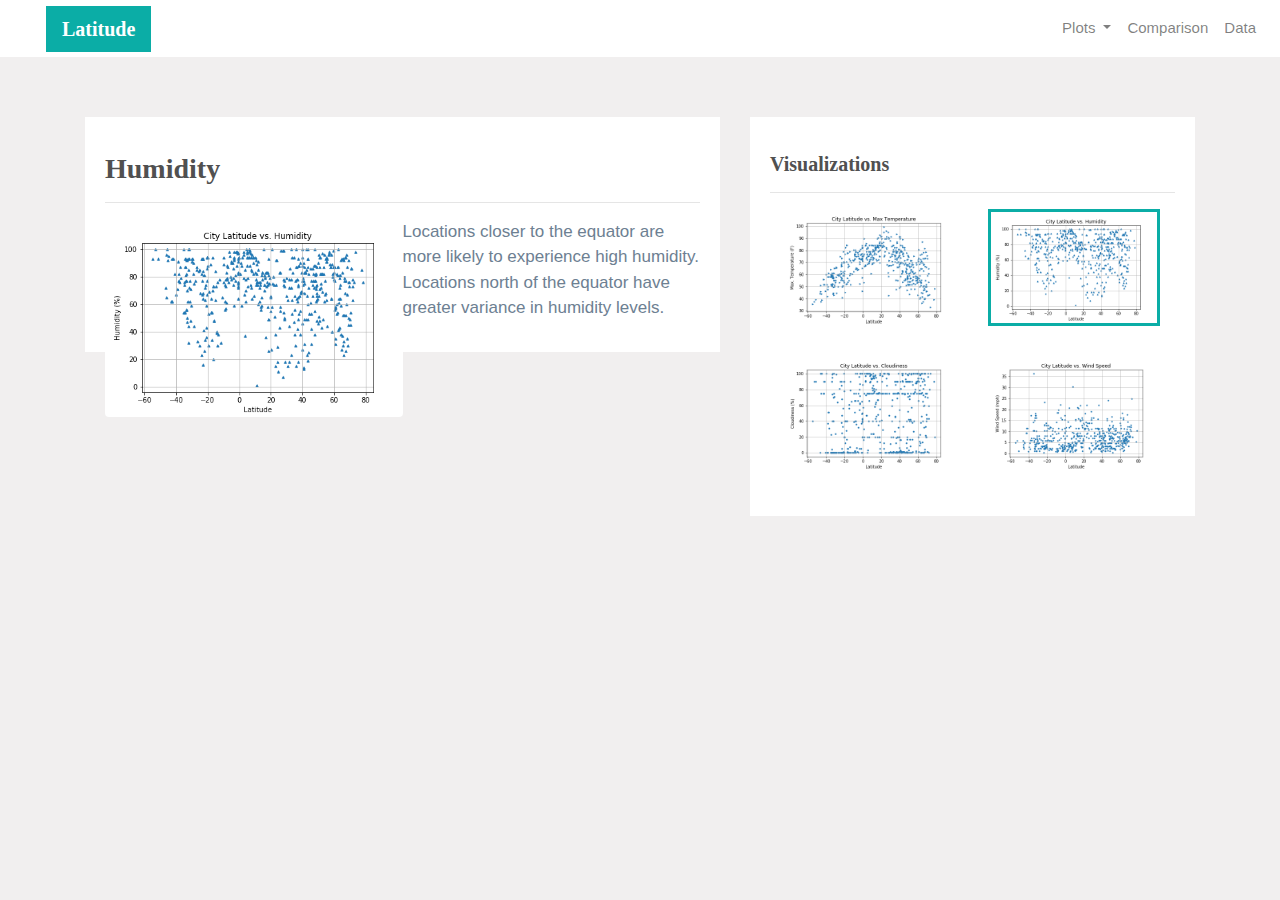
<file: humidity.html>
<!DOCTYPE html>
<html>

<head>
  <meta charset="utf-8" />
  <meta http-equiv="X-UA-Compatible" content="IE=edge">
  <title>Bootstrap Visualization Dashboard</title>
  <meta name="viewport" content="width=device-width, initial-scale=1">


  <!-- Bootstrap CSS -->
  <link rel="stylesheet" href="https://maxcdn.bootstrapcdn.com/bootstrap/4.0.0/css/bootstrap.min.css" integrity="sha384-Gn5384xqQ1aoWXA+058RXPxPg6fy4IWvTNh0E263XmFcJlSAwiGgFAW/dAiS6JXm"
    crossorigin="anonymous">

  <!--CSS Link-->
  <link rel="stylesheet" type="text/css" href="style.css">

</head>

<body>
  <!-- Navigation Section -->
  <div class="navigation">
    <nav class="navbar navbar-expand-lg navbar-light">
      <a class="navbar-brand" style="background-color: #0BADA6;" href="index.html">Latitude</a>
      <button class="navbar-toggler  border border-white" type="button" data-toggle="collapse" data-target="#navbarNavDropdown"
        aria-controls="navbarNavDropdown" aria-expanded="false" aria-label="Toggle navigation">
        <span class="navbar-toggler-icon"></span>
      </button>
      <div class="collapse navbar-collapse" id="navbarNavDropdown">
        <ul class="navbar-nav ml-auto">
          <li class="nav-item dropdown">
            <a class="nav-link dropdown-toggle" href="#" id="navbarDropdownMenuLink" data-toggle="dropdown"
              aria-haspopup="true" aria-expanded="false">
              Plots
            </a>
            <div class="dropdown-menu" aria-labelledby="navbarDropdownMenuLink">
              <a class="dropdown-item" href="maxtemp.html">Max Temperature</a>
              <a class="dropdown-item active" href="humidity.html">Humidity</a>
              <a class="dropdown-item" href="cloudiness.html">Cloudiness</a>
              <a class="dropdown-item" href="wind.html">Wind Speed</a>
            </div>
          </li>
          <li class="nav-item">
            <a class="nav-link" href="comparison.html">Comparison</a>
          </li>
          <li class="nav-item">
            <a class="nav-link" href="data.html">Data</a>
          </li>

        </ul>
      </div>
    </nav>
  </div>
  <!-- Content Section -->
  <div class="container">
    <div class="row">
      <div class="col-lg-7 col-md-12">
        <!-- Left box  -->
        <div class="box">
          <h3 class="title">Humidity</h3>
          <hr>
          <img src="Humidity_vs_Latitude.png" class="vizualization rounded float-left" alt="Humidity Graph">
          <p>Locations closer to the equator are more likely to experience high humidity. Locations north of the equator have greater variance in humidity levels.</p>
        </div>
      </div>
      <div class="col-lg-5 col-md-12">
        <!-- Right Box -->
        <div class="box">
          <h5 class="title">Visualizations</h5>
          <hr>


          <div class="container">
            <div class="row" style="padding-bottom: 30px;">
              <div class="col-6">
                <a href="maxtemp.html">
                  <img class="panel" src="Max_Temp_vs_Latitude.png" alt="Max Temperature Image">
                </a>
              </div>
              <div class="col-6">
                <a href="humidity.html">
                  <img class="panel active" src="Humidity_vs_Latitude.png" alt="Humidity Graph">
                </a>
              </div>
            </div>

            <div class="row" style="padding-bottom: 30px;">
              <div class="col-6">
                <a href="cloud.html">
                  <img class="panel" src="Cloudiness_vs_Latitude.png" alt="Cloudiness Graph">
                </a>
              </div>
              <div class="col-6">
                <a href="wind.html">
                  <img class="panel" src="Wind_Speed_vs_Latitude.png" alt="Wind Speed Graph">
                </a>
              </div>


            </div>
          </div>


        </div>
      </div>
    </div>
  </div>


  <!-- Bootstrap JS -->
  <script src="https://code.jquery.com/jquery-3.2.1.slim.min.js" integrity="sha384-KJ3o2DKtIkvYIK3UENzmM7KCkRr/rE9/Qpg6aAZGJwFDMVNA/GpGFF93hXpG5KkN"
    crossorigin="anonymous"></script>
  <script src="https://cdnjs.cloudflare.com/ajax/libs/popper.js/1.12.9/umd/popper.min.js" integrity="sha384-ApNbgh9B+Y1QKtv3Rn7W3mgPxhU9K/ScQsAP7hUibX39j7fakFPskvXusvfa0b4Q"
    crossorigin="anonymous"></script>
  <script src="https://maxcdn.bootstrapcdn.com/bootstrap/4.0.0/js/bootstrap.min.js" integrity="sha384-JZR6Spejh4U02d8jOt6vLEHfe/JQGiRRSQQxSfFWpi1MquVdAyjUar5+76PVCmYl"
    crossorigin="anonymous"></script>

</body>

</html>
</file>
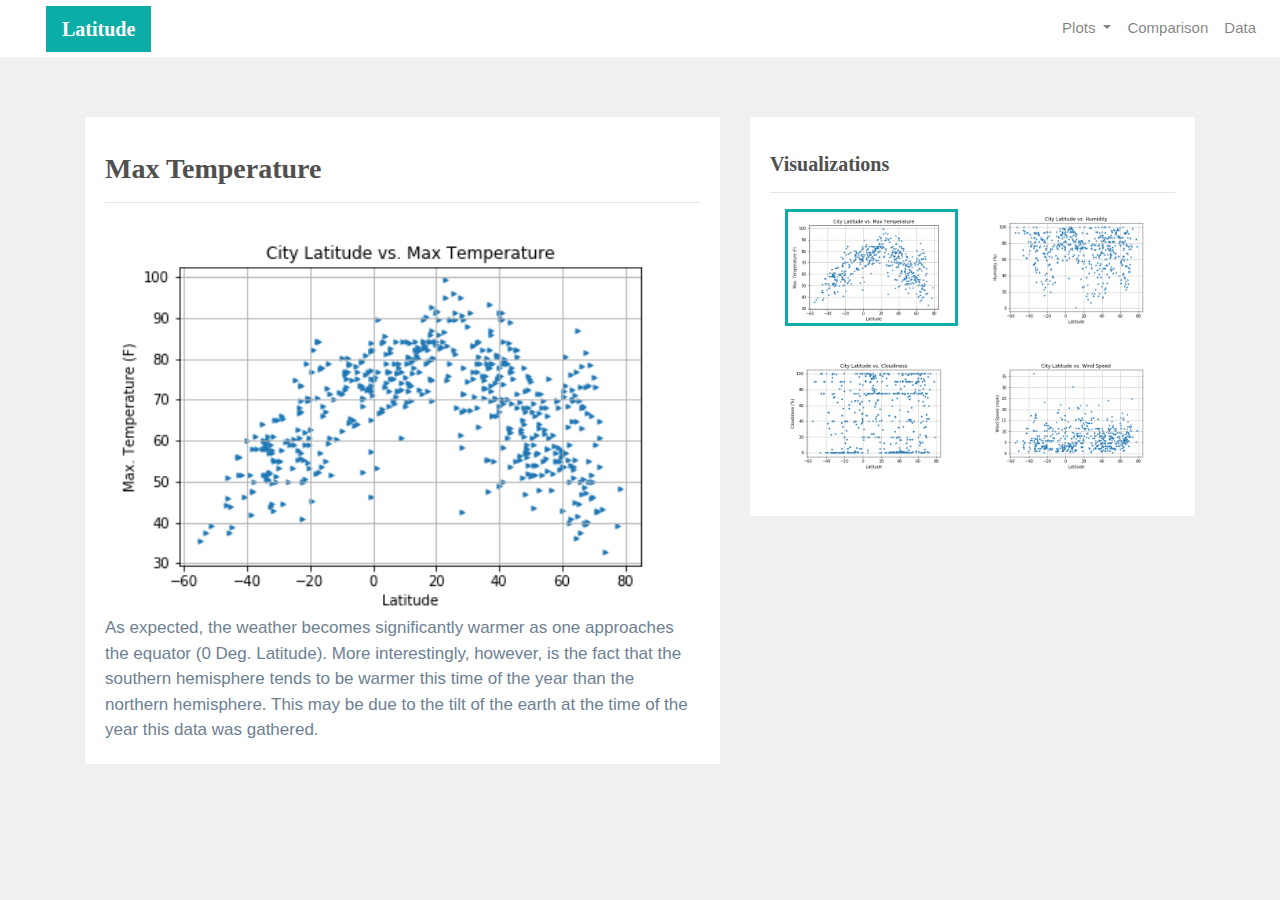
<file: maxtemp.html>
<!DOCTYPE html>
<html>

<head>
  <meta charset="utf-8" />
  <meta http-equiv="X-UA-Compatible" content="IE=edge">
  <title>Bootstrap Visualization Dashboard</title>
  <meta name="viewport" content="width=device-width, initial-scale=1">

  <!-- Bootstrap CSS -->
  <link rel="stylesheet" href="https://maxcdn.bootstrapcdn.com/bootstrap/4.0.0/css/bootstrap.min.css" integrity="sha384-Gn5384xqQ1aoWXA+058RXPxPg6fy4IWvTNh0E263XmFcJlSAwiGgFAW/dAiS6JXm"
    crossorigin="anonymous">

  <!--CSS Link-->
  <link rel="stylesheet" type="text/css" href="style.css">

</head>

<body>
  <!-- Navigation Section -->
  <div class="navigation">
    <nav class="navbar navbar-expand-lg navbar-light">
      <a class="navbar-brand" style="background-color: #0BADA6;" href="index.html">Latitude</a>
      <button class="navbar-toggler  border border-white" type="button" data-toggle="collapse" data-target="#navbarNavDropdown"
        aria-controls="navbarNavDropdown" aria-expanded="false" aria-label="Toggle navigation">
        <span class="navbar-toggler-icon"></span>
      </button>
      <div class="collapse navbar-collapse" id="navbarNavDropdown">
        <ul class="navbar-nav ml-auto">
          <li class="nav-item dropdown">
            <a class="nav-link dropdown-toggle" href="#" id="navbarDropdownMenuLink" data-toggle="dropdown"
              aria-haspopup="true" aria-expanded="false">
              Plots
            </a>
            <div class="dropdown-menu" aria-labelledby="navbarDropdownMenuLink">
              <a class="dropdown-item active" href="maxtemp.html">Max Temperature</a>
              <a class="dropdown-item" href="humidity.html">Humidity</a>
              <a class="dropdown-item" href="cloudiness.html">Cloudiness</a>
              <a class="dropdown-item" href="wind.html">Wind Speed</a>
            </div>
          </li>
          <li class="nav-item">
            <a class="nav-link" href="comparison.html">Comparison</a>
          </li>
          <li class="nav-item">
            <a class="nav-link" href="data.html">Data</a>
          </li>

        </ul>
      </div>
    </nav>
  </div>
  <!-- Content Section -->
  <div class="container">
    <div class="row">
      <div class="col-lg-7 col-md-12">
        <!-- Left box  -->
        <div class="box" style="padding-bottom: 5px;">
          <h3 class="title">Max Temperature</h3>
          <hr>
          <img src="Max_Temp_vs_Latitude.png" alt="Max Temperature Graph">
          <p>As expected, the weather becomes significantly warmer as one approaches the equator (0 Deg. Latitude).
            More interestingly, however, is the fact that the southern hemisphere tends to be warmer this time of the
            year than the northern hemisphere. This may be due to the tilt of the earth at the time of the year this
            data was gathered.</p>
        </div>
      </div>
      <div class="col-lg-5 col-md-12">
        <!-- Right Box -->
        <div class="box">
          <h5 class="title">Visualizations</h5>
          <hr>


          <div class="container">
            <div class="row" style="padding-bottom: 30px;">
              <div class="col-6">
                <a href="maxtemp.html">
                  <img class="panel active" src="Max_Temp_vs_Latitude.png" alt="Max Temperature Image">
                </a>
              </div>
              <div class="col-6">
                <a href="humidity.html">
                  <img class="panel" src="Humidity_vs_Latitude.png" alt="Humidity Graph">
                </a>
              </div>
            </div>

            <div class="row" style="padding-bottom: 30px;">
              <div class="col-6">
                <a href="cloud.html">
                  <img class="panel" src="Cloudiness_vs_Latitude.png" alt="Cloudiness Graph">
                </a>
              </div>
              <div class="col-6">
                <a href="wind.html">
                  <img class="panel" src="Wind_Speed_vs_Latitude.png" alt="Wind Speed Graph">
                </a>
              </div>


            </div>
          </div>


        </div>
      </div>
    </div>
  </div>

  <!-- Bootstrap JS -->
  <script src="https://code.jquery.com/jquery-3.2.1.slim.min.js" integrity="sha384-KJ3o2DKtIkvYIK3UENzmM7KCkRr/rE9/Qpg6aAZGJwFDMVNA/GpGFF93hXpG5KkN"
    crossorigin="anonymous"></script>
  <script src="https://cdnjs.cloudflare.com/ajax/libs/popper.js/1.12.9/umd/popper.min.js" integrity="sha384-ApNbgh9B+Y1QKtv3Rn7W3mgPxhU9K/ScQsAP7hUibX39j7fakFPskvXusvfa0b4Q"
    crossorigin="anonymous"></script>
  <script src="https://maxcdn.bootstrapcdn.com/bootstrap/4.0.0/js/bootstrap.min.js" integrity="sha384-JZR6Spejh4U02d8jOt6vLEHfe/JQGiRRSQQxSfFWpi1MquVdAyjUar5+76PVCmYl"
    crossorigin="anonymous"></script>

</body>

</html>
</file>
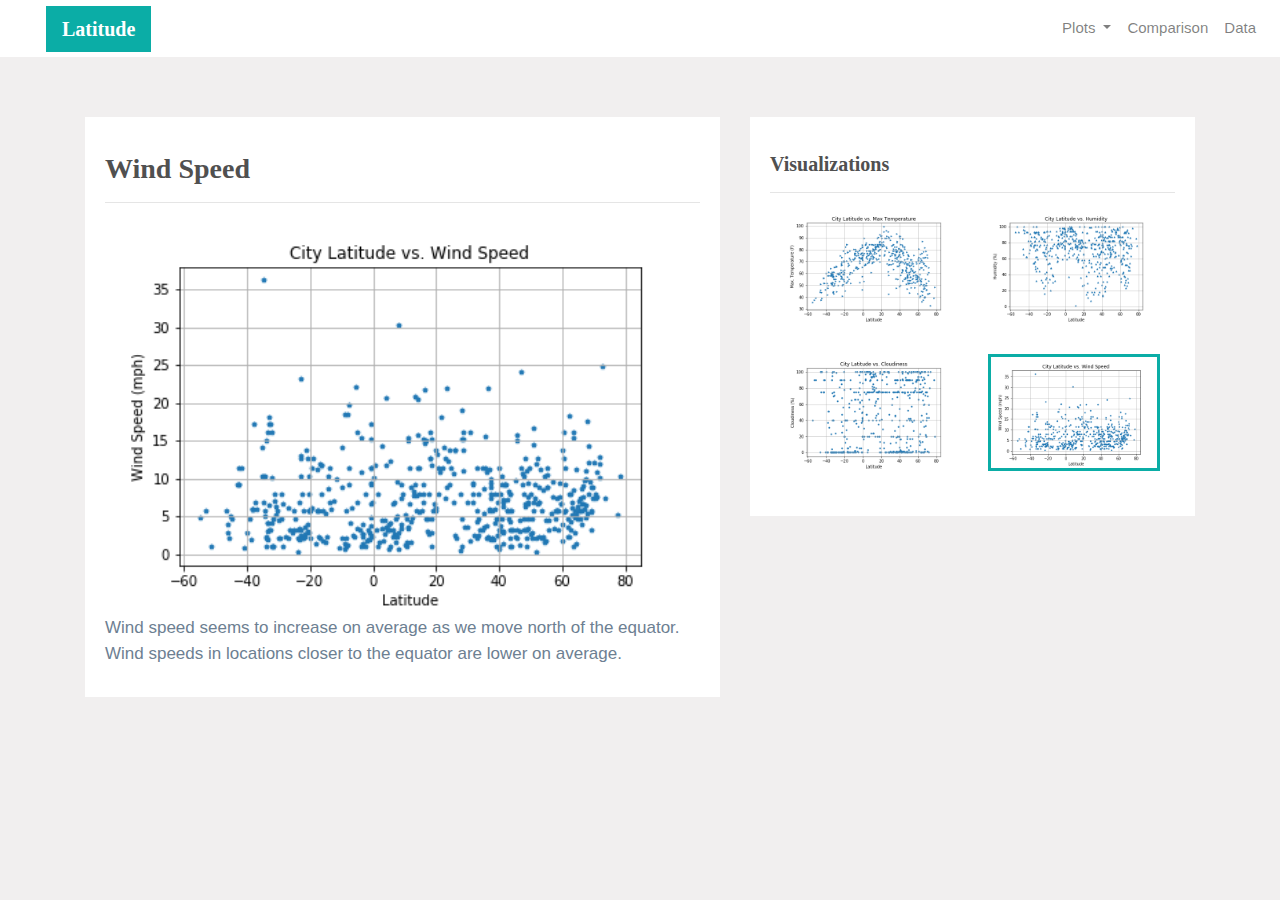
<file: wind.html>
<!DOCTYPE html>
<html>

<head>
  <meta charset="utf-8" />
  <meta http-equiv="X-UA-Compatible" content="IE=edge">
  <title>Bootstrap Visualization Dashboard</title>
  <meta name="viewport" content="width=device-width, initial-scale=1">

  <!-- Bootstrap CSS -->
  <link rel="stylesheet" href="https://maxcdn.bootstrapcdn.com/bootstrap/4.0.0/css/bootstrap.min.css" integrity="sha384-Gn5384xqQ1aoWXA+058RXPxPg6fy4IWvTNh0E263XmFcJlSAwiGgFAW/dAiS6JXm"
    crossorigin="anonymous">
  <!--CSS Link-->
  <link rel="stylesheet" type="text/css" href="style.css">
</head>

<body>
  <!-- Navigation Section -->
  <div class="navigation">
    <nav class="navbar navbar-expand-lg navbar-light">
      <a class="navbar-brand" style="background-color: #0BADA6;" href="index.html">Latitude</a>
      <button class="navbar-toggler border border-white" type="button" data-toggle="collapse" data-target="#navbarNavDropdown"
        aria-controls="navbarNavDropdown" aria-expanded="false" aria-label="Toggle navigation">
        <span class="navbar-toggler-icon"></span>
      </button>
      <div class="collapse navbar-collapse" id="navbarNavDropdown">
        <ul class="navbar-nav ml-auto">
          <li class="nav-item dropdown">
            <a class="nav-link dropdown-toggle" href="#" id="navbarDropdownMenuLink" data-toggle="dropdown"
              aria-haspopup="true" aria-expanded="false">
              Plots
            </a>
            <div class="dropdown-menu" aria-labelledby="navbarDropdownMenuLink">
              <a class="dropdown-item" href="maxtemp.html">Max Temperature</a>
              <a class="dropdown-item" href="humidity.html">Humidity</a>
              <a class="dropdown-item" href="cloudiness.html">Cloudiness</a>
              <a class="dropdown-item active" href="wind.html">Wind Speed</a>
            </div>
          </li>
          <li class="nav-item">
            <a class="nav-link" href="comparison.html">Comparison</a>
          </li>
          <li class="nav-item">
            <a class="nav-link" href="data.html">Data</a>
          </li>

        </ul>
      </div>
    </nav>
  </div>
  <!-- Content Section -->
  <div class="container">
    <div class="row">
      <div class="col-lg-7 col-md-12">
        <!-- Left box  -->
        <div class="box">
          <h3 class="title">Wind Speed</h3>
          <hr>
          <img src="Wind_Speed_vs_Latitude.png" alt="Wind Speed Graph">
          <p>Wind speed seems to increase on average as we move north of the equator. Wind speeds in locations closer to the equator are lower on average. </p>
        </div>
      </div>
      <div class="col-lg-5 col-md-12">
        <!-- Right Box -->
        <div class="box">
          <h5 class="title">Visualizations</h5>
          <hr>
          <div class="container">
            <div class="row" style="padding-bottom: 30px;">
              <div class="col-6">
                <a href="maxtemp.html">
                  <img class="panel" src="Max_Temp_vs_Latitude.png" alt="Max Temperature Image">
                </a>
              </div>
              <div class="col-6">
                <a href="humidity.html">
                  <img class="panel" src="Humidity_vs_Latitude.png" alt="Humidity Graph">
                </a>
              </div>
            </div>
            <div class="row" style="padding-bottom: 30px;">
              <div class="col-6">
                <a href="cloud.html">
                  <img class="panel" src="Cloudiness_vs_Latitude.png" alt="Cloudiness Graph">
                </a>
              </div>
              <div class="col-6">
                <a href="wind.html">
                  <img class="panel active" src="Wind_Speed_vs_Latitude.png" alt="Wind Speed Graph">
                </a>
              </div>
            </div>
          </div>
        </div>
      </div>
    </div>
  </div>

  <!-- Bootstrap JS -->
  <script src="https://code.jquery.com/jquery-3.2.1.slim.min.js" integrity="sha384-KJ3o2DKtIkvYIK3UENzmM7KCkRr/rE9/Qpg6aAZGJwFDMVNA/GpGFF93hXpG5KkN"
    crossorigin="anonymous"></script>
  <script src="https://cdnjs.cloudflare.com/ajax/libs/popper.js/1.12.9/umd/popper.min.js" integrity="sha384-ApNbgh9B+Y1QKtv3Rn7W3mgPxhU9K/ScQsAP7hUibX39j7fakFPskvXusvfa0b4Q"
    crossorigin="anonymous"></script>
  <script src="https://maxcdn.bootstrapcdn.com/bootstrap/4.0.0/js/bootstrap.min.js" integrity="sha384-JZR6Spejh4U02d8jOt6vLEHfe/JQGiRRSQQxSfFWpi1MquVdAyjUar5+76PVCmYl"
    crossorigin="anonymous"></script>
</body>

</html>
</file>
<file: style.css>
/* Body */
body{
    background-color: rgb(241, 239, 239); 
}
/* Navbar */
.navbar{
    max-height: 57px; 
}
.navigation .navbar-brand{
    color: white; 
    margin-left: 30px; 
    padding: inherit; 
    font-weight: bold; 
    background-color: #0BADA6;
    font-family: Georgia, 'Times New Roman', Times, serif;
}
.navbar{
    background-color: white; 
    font-size: 15px; 
}
.active, .dropdown-menu .dropdown-item:active a:hover{
    background-color:#E7E7E7!important; 
}
.dropdown-item{
    color: #6D8092 !important; 
}
.dropdown .dropdown-menu .dropdown-item:active, .dropdown .dropdown-menu .dropdown-item:hover{
    background-color:#E7E7E7 !important; 
}
a{
    color: #6D8092;
    font-size: 15px; 
}
.nav-link:hover{
    background-color:#E7E7E7 !important;
   }

.navbar-brand:hover{
color: rgb(175, 175, 175) !important;
}
/* Images */
img{
    width:100% !important;
    height:100% !important;
}
.active, .panel:hover{
    border-color:#0BADA6;
    border-style: solid; 
    
}
.vizualization{
    width:50% !important;
    height:50% !important;
}

/* Title Class  */
.title{
    color: rgb(80, 80, 80);  
    font-family: Georgia, 'Times New Roman', Times, serif;
    font-weight: bolder; 
    padding-top: 25px; 
}
/* Paragraph Element */
p{
 color: #6D8092;
 font-family: Arial, Helvetica, sans-serif;
 font-size: 17px; 
}
/* Box Class */
.box {
    margin-top: 60px; 
    margin-bottom: 62px; 
    padding: 10px 20px 15px; 
    color:black;
    background-color: white; 

  }
/* Table */
  .table{
    font-size: 15px; 
    border-top-color: white !important; 
}
/* Footer */
footer{
background-color: #666666; 
border-top-style: solid; 
border-top-width: 5px; 
border-top-color: #0BADA6;
color: white; 
min-height: 55px; 
font-family: Arial, Helvetica, sans-serif;
font-size: 15px; 
text-align: center; 
position: fixed;
left: 0;
bottom: 0;
width: 100%;
padding-top: 15px; 
}
/* Media Queries */
@media(max-width: 992px){
.navbar-expand-lg{
background-color: #0BADA6 !important;
}
.navbar{
    max-height: none; 
    padding: inherit;
}
.navbar div{
    margin: inherit; 
    background-color: white;  
}
.navbar-brand{
    padding: 10px !important; 
}

button{
    margin-right: 30px; 
}
button:focus {

    outline: 1px dotted;
    outline: 5px auto -webkit-focusring-color;
    
    }
}
</file>
